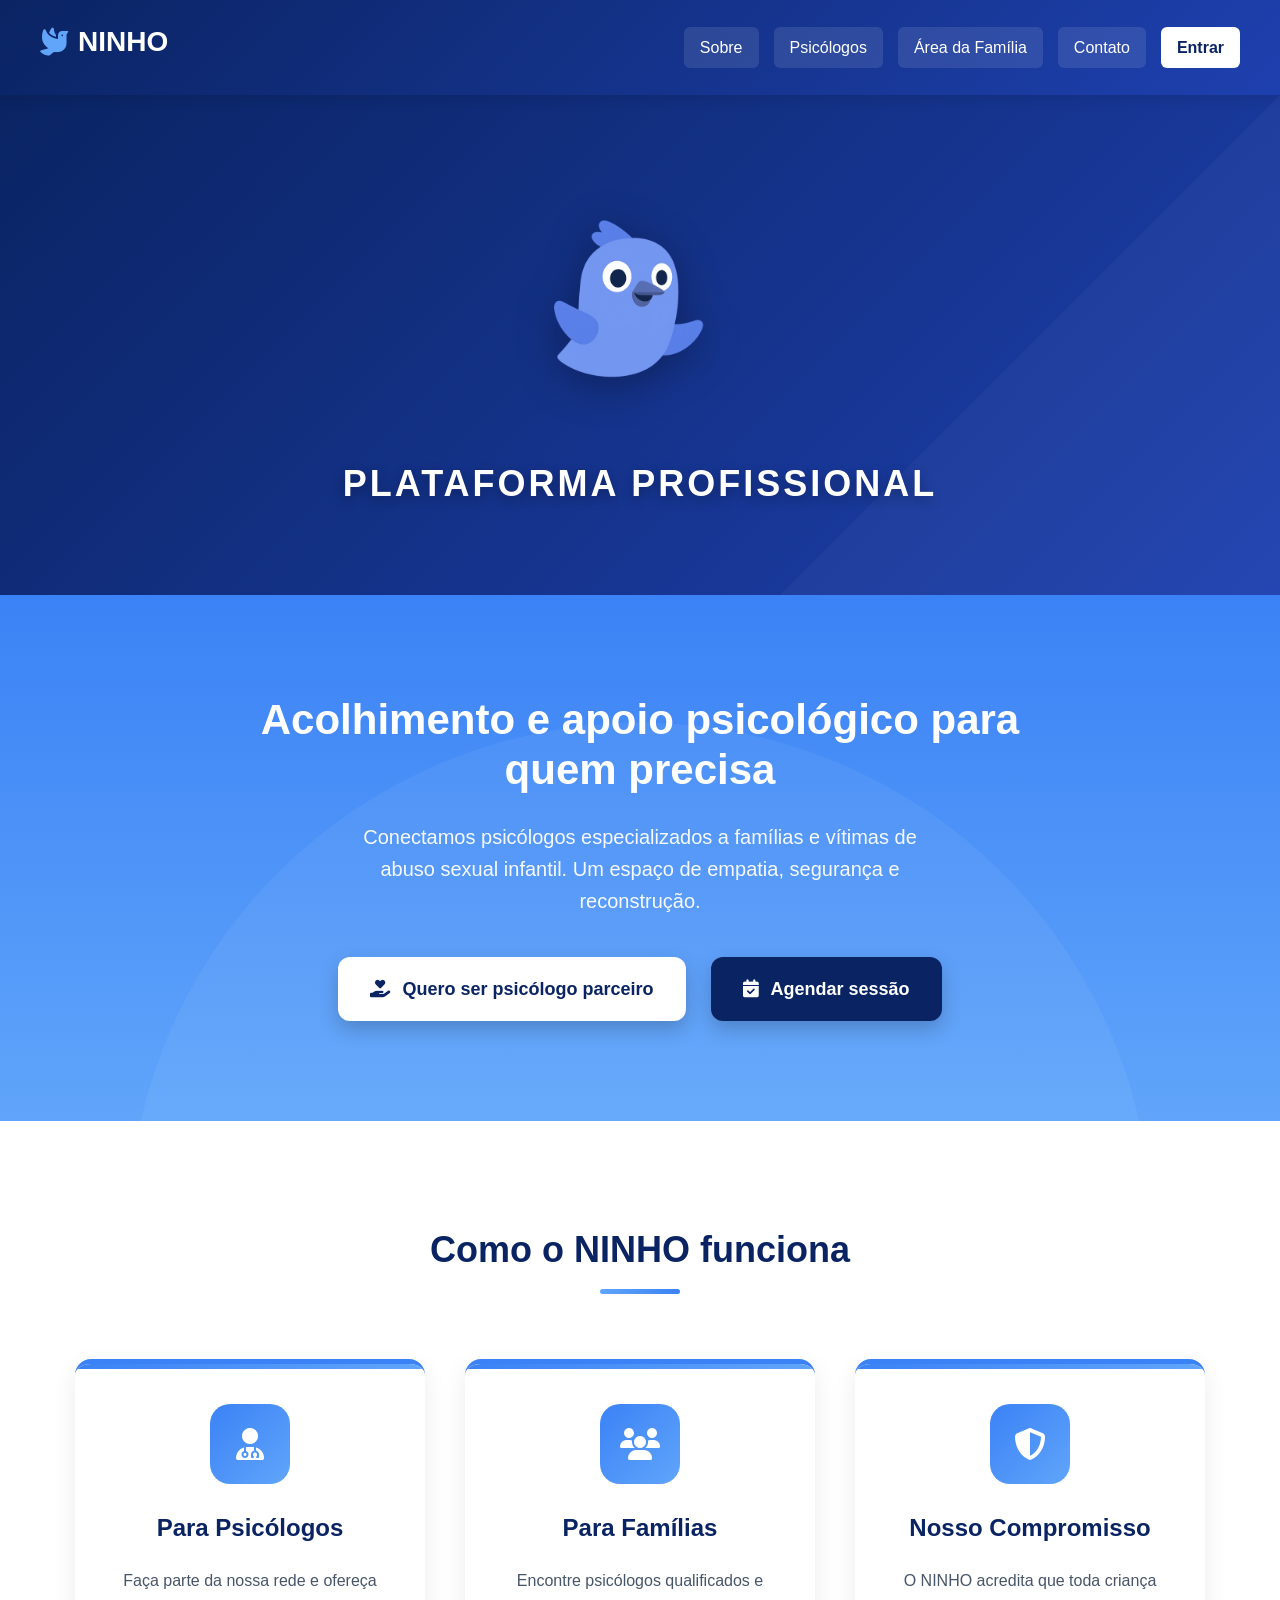
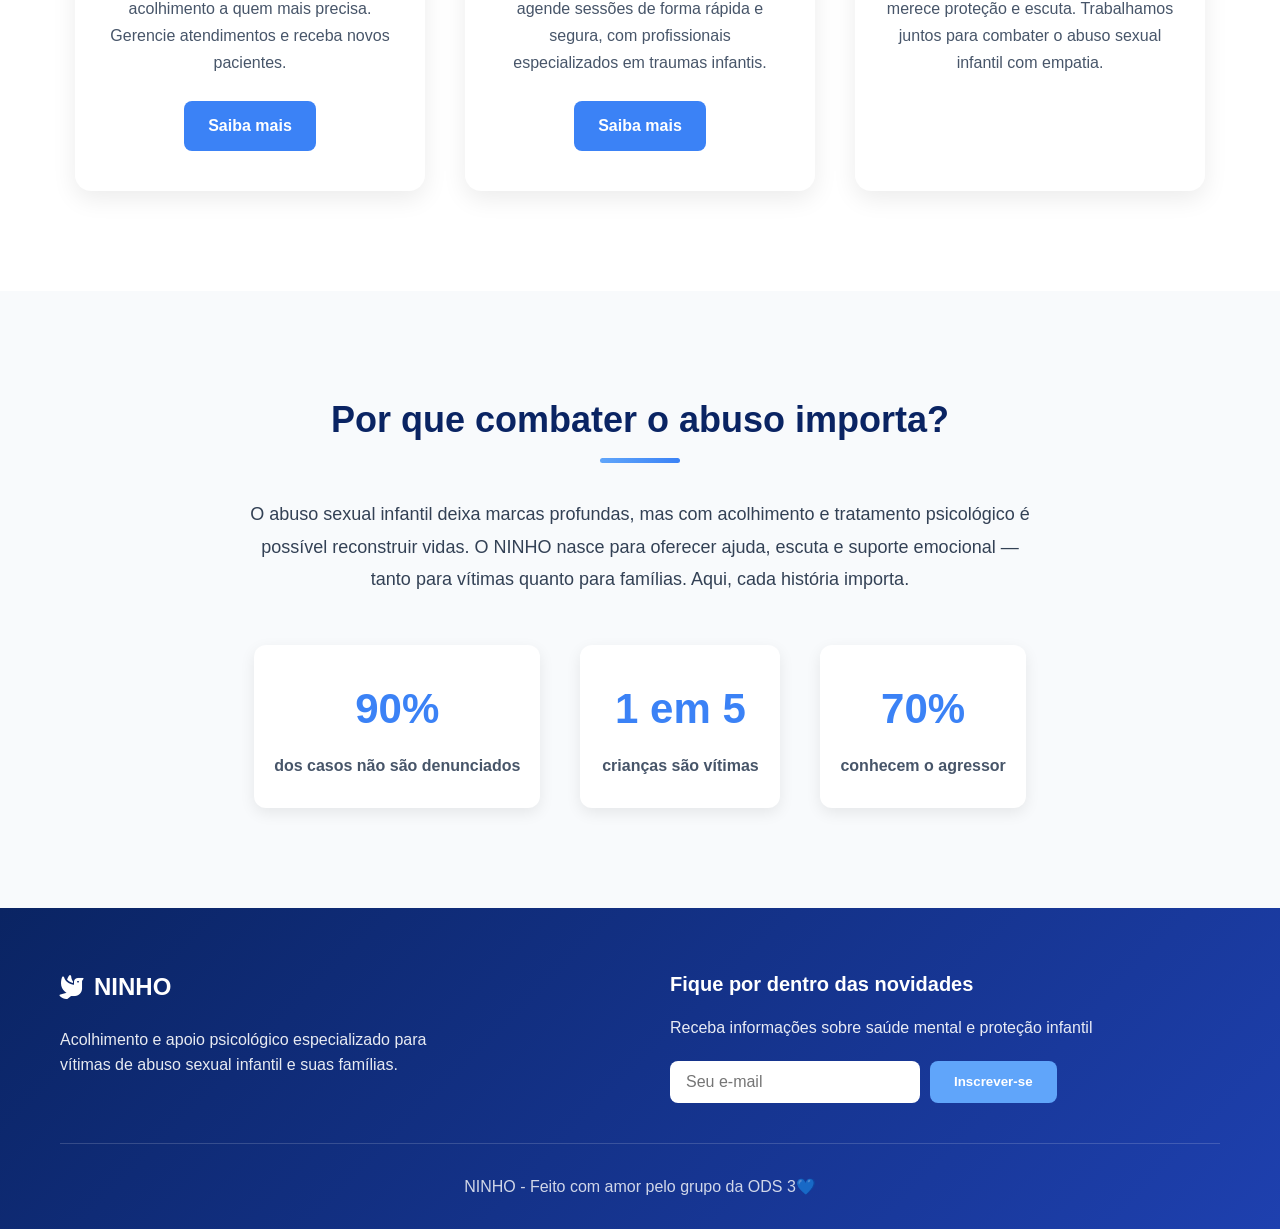
<file: index.html>
<!DOCTYPE html>
<html lang="pt-BR">
<head>
  <meta charset="UTF-8">
  <meta name="viewport" content="width=device-width, initial-scale=1.0">
  <title>NINHO | Apoio Psicológico</title>
  <link rel="stylesheet" href="style.css">
  <link rel="stylesheet" href="https://cdnjs.cloudflare.com/ajax/libs/font-awesome/6.4.0/css/all.min.css">
</head>
<body>


  <!-- CABEÇALHO -->
  <header>
    <h1><i class="fas fa-dove"></i> NINHO</h1>
    <nav>
      <a href="sobre.html">Sobre</a>
      <a href="psicologia/psicologia.html">Psicólogos</a>
      <a href="pais/pais.html">Área da Família</a>
      <a href="#">Contato</a>
      <a href="#" class="entrar" id="btn-entrar">Entrar</a>
    </nav>
  </header>


  <!-- MODAL DE LOGIN -->
  <div class="modal" id="modal-login">
    <div class="modal-content">
      <span class="close">&times;</span>
      <div class="modal-header">
        <h2>Acessar NINHO</h2>
        <p>Escolha seu tipo de acesso</p>
      </div>
      <div class="login-options">
        <div class="login-option" onclick="window.location.href='auth/login.html'">
          <div class="option-icon">
            <i class="fas fa-user-md"></i>
          </div>
          <div class="option-content">
            <h3>PSICÓLOGO</h3>
            <p>Profissionais cadastrados na plataforma</p>
          </div>
          <i class="fas fa-chevron-right arrow"></i>
        </div>
       
        <div class="login-option" onclick="window.location.href='auth/pais-login.html'">
          <div class="option-icon">
            <i class="fas fa-user-shield"></i>
          </div>
          <div class="option-content">
            <h3>RESPONSÁVEL</h3>
            <p>Famílias e responsáveis por crianças e adolescentes</p>
          </div>
          <i class="fas fa-chevron-right arrow"></i>
        </div>
      </div>
      <div class="modal-footer">
        <p>Não tem uma conta? <a href="index.html" class="link-cadastro">Cadastre-se aqui</a></p>
      </div>
    </div>
  </div>


  <!-- HERO SECTION COM IMAGEM -->
  <div class="hero-container">
    <div class="hero-image">
      <img src="img/ninho.png" alt="Ninho" class="bird">
    </div>
    <div class="speech">PLATAFORMA PROFISSIONAL</div>
  </div>


  <!-- HERO -->
  <section class="hero">
    <div class="hero-content">
      <h2>Acolhimento e apoio psicológico para quem precisa</h2>
      <p>Conectamos psicólogos especializados a famílias e vítimas de abuso sexual infantil. Um espaço de empatia, segurança e reconstrução.</p>
      <div class="buttons">
        <a href="cadastro-psicologo.html" class="btn-primary">
          <i class="fas fa-hand-holding-heart"></i>
          Quero ser psicólogo parceiro
        </a>
        <a href="agendar-sessao.html" class="btn-secondary">
          <i class="fas fa-calendar-check"></i>
          Agendar sessão
        </a>
      </div>
    </div>
  </section>


  <!-- COMO FUNCIONA -->
  <section class="section">
    <div class="container">
      <h3>Como o NINHO funciona</h3>
      <div class="cards">
        <div class="card">
          <div class="card-icon">
            <i class="fas fa-user-md"></i>
          </div>
          <h4>Para Psicólogos</h4>
          <p>Faça parte da nossa rede e ofereça acolhimento a quem mais precisa. Gerencie atendimentos e receba novos pacientes.</p>
          <a href="cadastro-psicologo.html" class="card-link">Saiba mais</a>
        </div>
        <div class="card">
          <div class="card-icon">
            <i class="fas fa-users"></i>
          </div>
          <h4>Para Famílias</h4>
          <p>Encontre psicólogos qualificados e agende sessões de forma rápida e segura, com profissionais especializados em traumas infantis.</p>
          <a href="agendar-sessao.html" class="card-link">Saiba mais</a>
        </div>
        <div class="card">
          <div class="card-icon">
            <i class="fas fa-shield-alt"></i>
          </div>
          <h4>Nosso Compromisso</h4>
          <p>O NINHO acredita que toda criança merece proteção e escuta. Trabalhamos juntos para combater o abuso sexual infantil com empatia.</p>
        </div>
      </div>
    </div>
  </section>


  <!-- CONSCIENTIZAÇÃO -->
  <section class="section texto">
    <div class="container">
      <h3>Por que combater o abuso importa?</h3>
      <p>
        O abuso sexual infantil deixa marcas profundas, mas com acolhimento e tratamento psicológico é possível reconstruir vidas.
        O NINHO nasce para oferecer ajuda, escuta e suporte emocional — tanto para vítimas quanto para famílias.
        Aqui, cada história importa.
      </p>
      <div class="stats">
        <div class="stat">
          <div class="stat-number">90%</div>
          <div class="stat-label">dos casos não são denunciados</div>
        </div>
        <div class="stat">
          <div class="stat-number">1 em 5</div>
          <div class="stat-label">crianças são vítimas</div>
        </div>
        <div class="stat">
          <div class="stat-number">70%</div>
          <div class="stat-label">conhecem o agressor</div>
        </div>
      </div>
    </div>
  </section>


  <!-- RODAPÉ -->
  <footer>
    <div class="container">
      <div class="footer-content">
        <div class="footer-info">
          <h3><i class="fas fa-dove"></i> NINHO</h3>
          <p>Acolhimento e apoio psicológico especializado para vítimas de abuso sexual infantil e suas famílias.</p>
        </div>
        <div class="footer-newsletter">
          <h3>Fique por dentro das novidades</h3>
          <p>Receba informações sobre saúde mental e proteção infantil</p>
          <div class="form">
            <input type="email" placeholder="Seu e-mail">
            <button>Inscrever-se</button>
          </div>
        </div>
      </div>
      <div class="footer-bottom">
        <p>NINHO   - Feito com amor pelo grupo da ODS 3💙</p>
      </div>
    </div>
  </footer>


  <script>
    // Modal de Login
    const modal = document.getElementById('modal-login');
    const btn = document.getElementById('btn-entrar');
    const span = document.getElementsByClassName('close')[0];


    btn.onclick = function(e) {
      e.preventDefault();
      modal.style.display = 'block';
    }


    span.onclick = function() {
      modal.style.display = 'none';
    }


    window.onclick = function(event) {
      if (event.target == modal) {
        modal.style.display = 'none';
      }
    }
  </script>


</body>
</html>
</file>
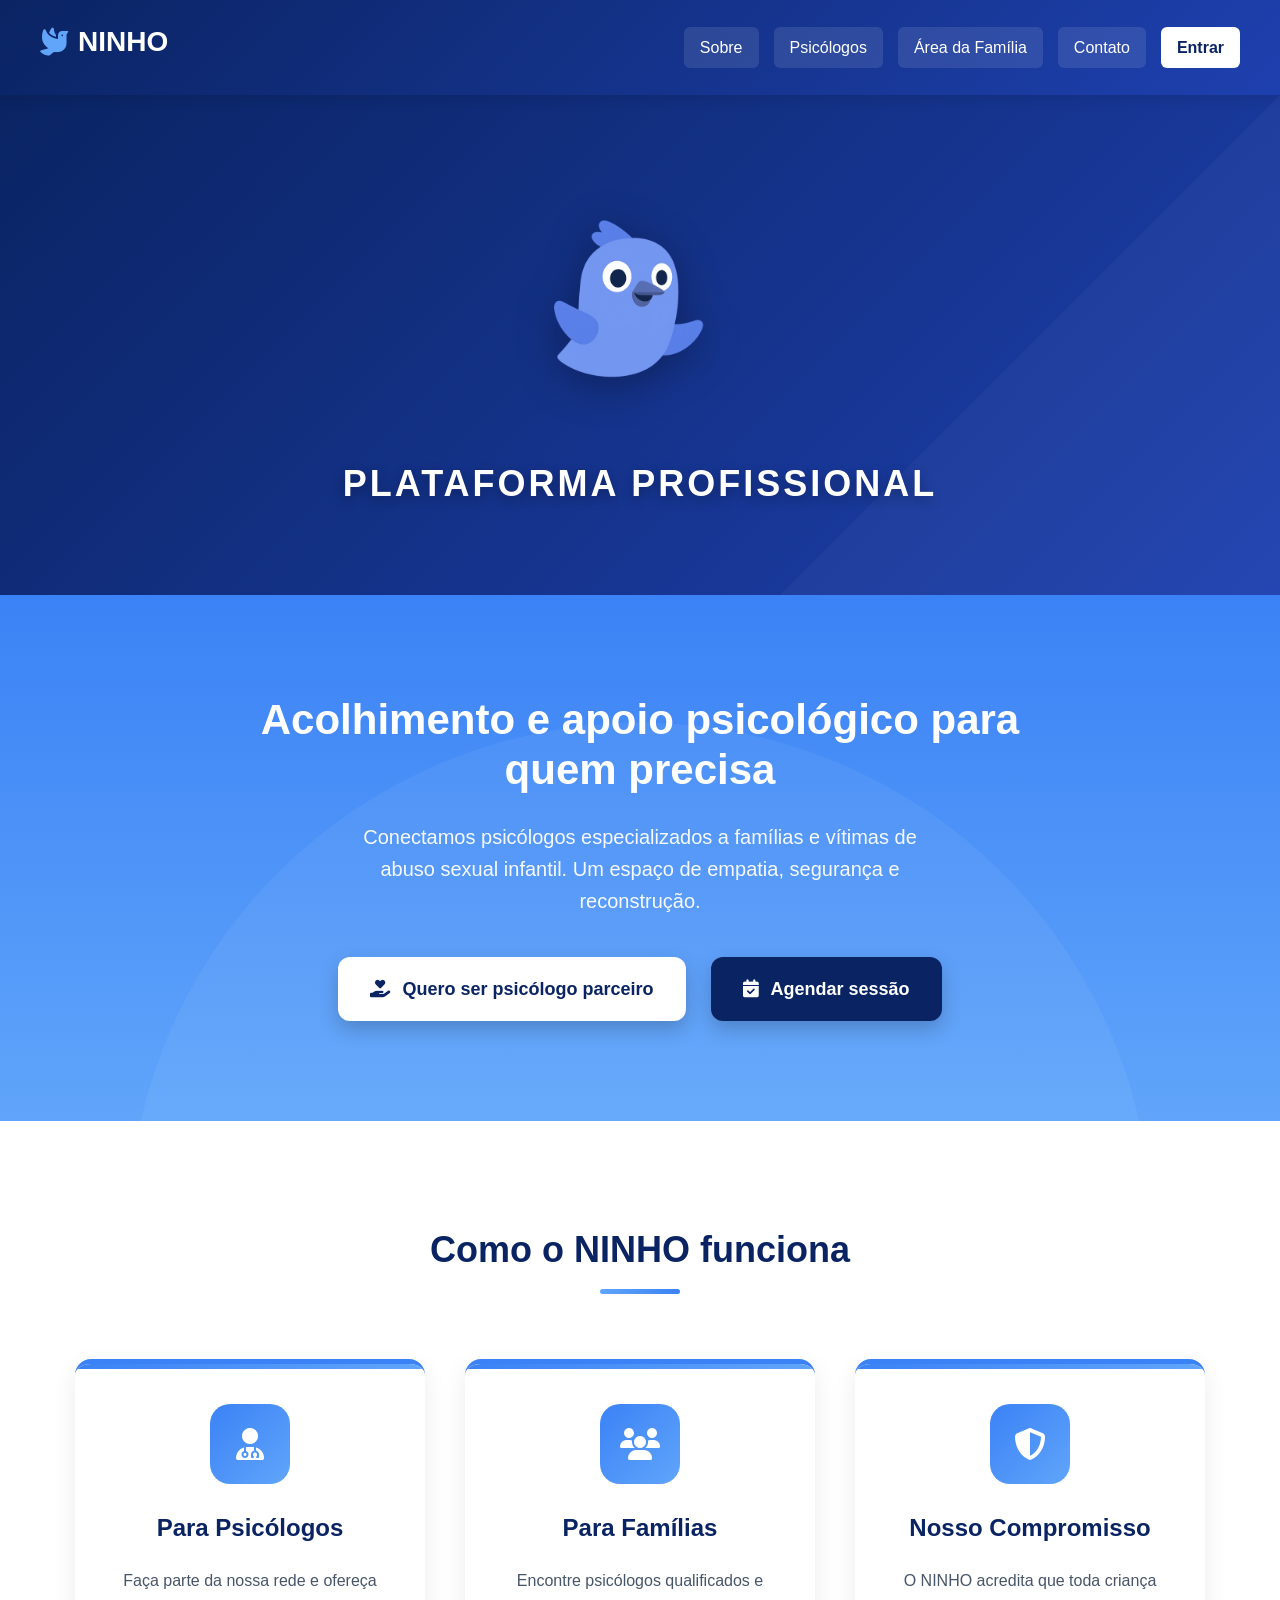
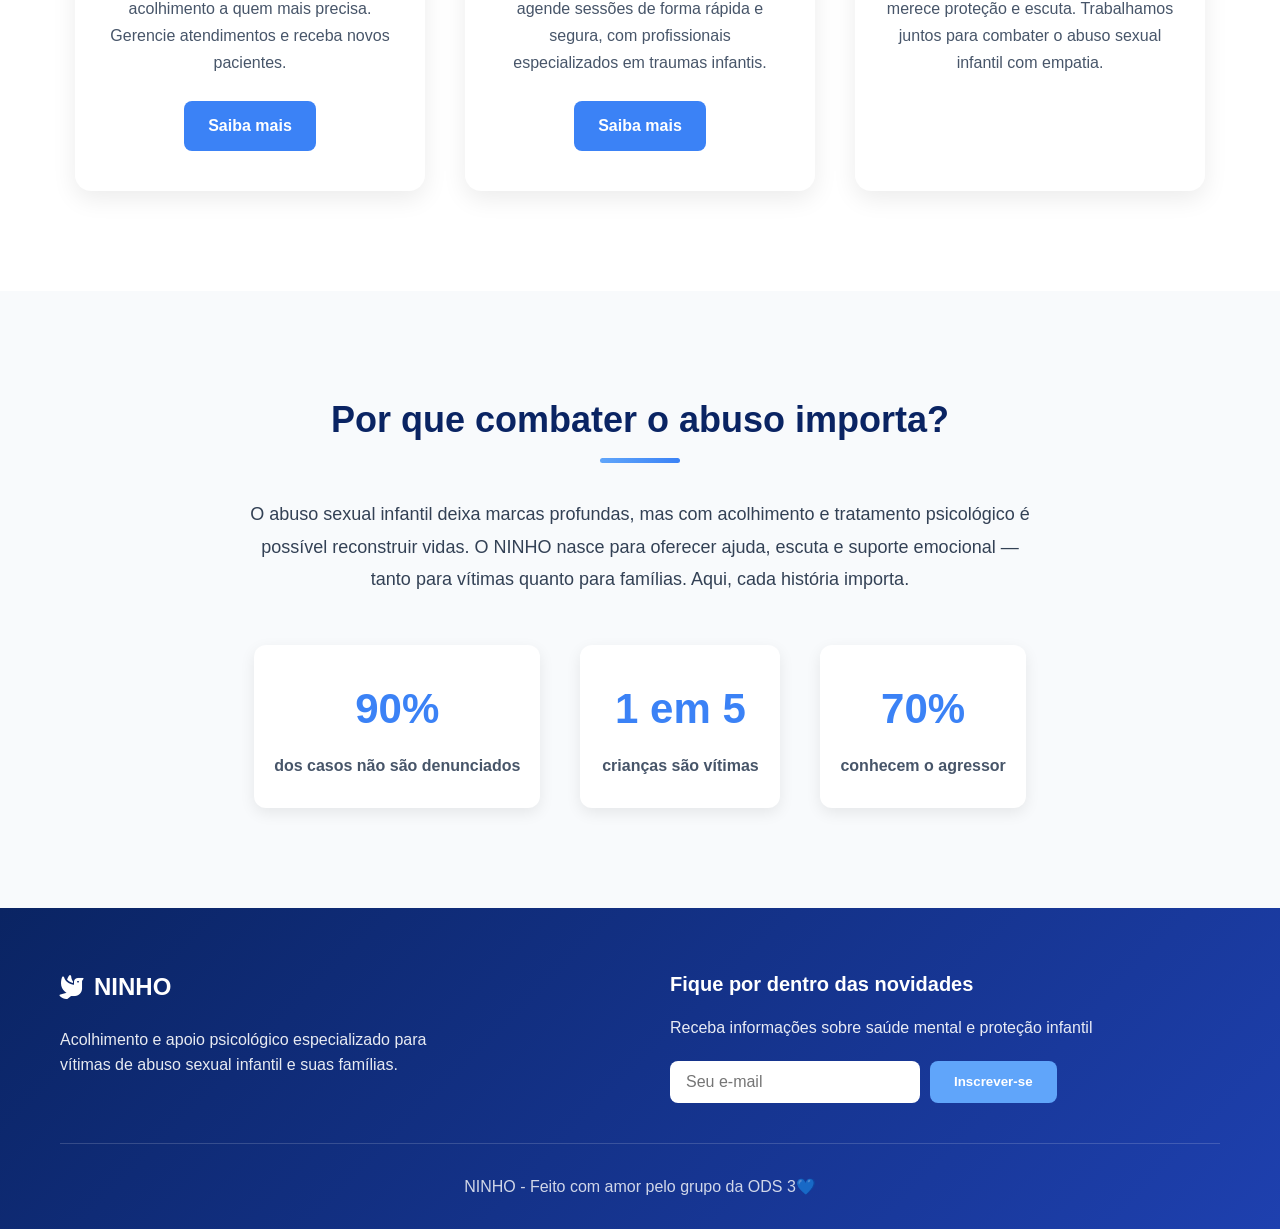
<file: introducao/index.html>
<!DOCTYPE html>
<html lang="pt-BR">
<head>
  <meta charset="UTF-8">
  <meta name="viewport" content="width=device-width, initial-scale=1.0">
  <title>NINHO | Apoio Psicológico</title>
  <link rel="stylesheet" href="style.css">
  <link rel="stylesheet" href="https://cdnjs.cloudflare.com/ajax/libs/font-awesome/6.4.0/css/all.min.css">
</head>
<body>


  <!-- CABEÇALHO -->
  <header>
    <h1><i class="fas fa-dove"></i> NINHO</h1>
    <nav>
      <a href="sobre.html">Sobre</a>
      <a href="../psicologia/psicologia.html">Psicólogos</a>
      <a href="../pais/pais.html">Área da Família</a>
      <a href="#">Contato</a>
      <a href="#" class="entrar" id="btn-entrar">Entrar</a>
    </nav>
  </header>


  <!-- MODAL DE LOGIN -->
  <div class="modal" id="modal-login">
    <div class="modal-content">
      <span class="close">&times;</span>
      <div class="modal-header">
        <h2>Acessar NINHO</h2>
        <p>Escolha seu tipo de acesso</p>
      </div>
      <div class="login-options">
        <div class="login-option" onclick="window.location.href='../auth/login.html'">
          <div class="option-icon">
            <i class="fas fa-user-md"></i>
          </div>
          <div class="option-content">
            <h3>PSICÓLOGO</h3>
            <p>Profissionais cadastrados na plataforma</p>
          </div>
          <i class="fas fa-chevron-right arrow"></i>
        </div>
       
        <div class="login-option" onclick="window.location.href='../auth/pais-login.html'">
          <div class="option-icon">
            <i class="fas fa-user-shield"></i>
          </div>
          <div class="option-content">
            <h3>RESPONSÁVEL</h3>
            <p>Famílias e responsáveis por crianças e adolescentes</p>
          </div>
          <i class="fas fa-chevron-right arrow"></i>
        </div>
      </div>
      <div class="modal-footer">
        <p>Não tem uma conta? <a href="index.html" class="link-cadastro">Cadastre-se aqui</a></p>
      </div>
    </div>
  </div>


  <!-- HERO SECTION COM IMAGEM -->
  <div class="hero-container">
    <div class="hero-image">
      <img src="../img/ninho.png" alt="Ninho" class="bird">
    </div>
    <div class="speech">PLATAFORMA PROFISSIONAL</div>
  </div>


  <!-- HERO -->
  <section class="hero">
    <div class="hero-content">
      <h2>Acolhimento e apoio psicológico para quem precisa</h2>
      <p>Conectamos psicólogos especializados a famílias e vítimas de abuso sexual infantil. Um espaço de empatia, segurança e reconstrução.</p>
      <div class="buttons">
        <a href="cadastro-psicologo.html" class="btn-primary">
          <i class="fas fa-hand-holding-heart"></i>
          Quero ser psicólogo parceiro
        </a>
        <a href="agendar-sessao.html" class="btn-secondary">
          <i class="fas fa-calendar-check"></i>
          Agendar sessão
        </a>
      </div>
    </div>
  </section>


  <!-- COMO FUNCIONA -->
  <section class="section">
    <div class="container">
      <h3>Como o NINHO funciona</h3>
      <div class="cards">
        <div class="card">
          <div class="card-icon">
            <i class="fas fa-user-md"></i>
          </div>
          <h4>Para Psicólogos</h4>
          <p>Faça parte da nossa rede e ofereça acolhimento a quem mais precisa. Gerencie atendimentos e receba novos pacientes.</p>
          <a href="cadastro-psicologo.html" class="card-link">Saiba mais</a>
        </div>
        <div class="card">
          <div class="card-icon">
            <i class="fas fa-users"></i>
          </div>
          <h4>Para Famílias</h4>
          <p>Encontre psicólogos qualificados e agende sessões de forma rápida e segura, com profissionais especializados em traumas infantis.</p>
          <a href="agendar-sessao.html" class="card-link">Saiba mais</a>
        </div>
        <div class="card">
          <div class="card-icon">
            <i class="fas fa-shield-alt"></i>
          </div>
          <h4>Nosso Compromisso</h4>
          <p>O NINHO acredita que toda criança merece proteção e escuta. Trabalhamos juntos para combater o abuso sexual infantil com empatia.</p>
        </div>
      </div>
    </div>
  </section>


  <!-- CONSCIENTIZAÇÃO -->
  <section class="section texto">
    <div class="container">
      <h3>Por que combater o abuso importa?</h3>
      <p>
        O abuso sexual infantil deixa marcas profundas, mas com acolhimento e tratamento psicológico é possível reconstruir vidas.
        O NINHO nasce para oferecer ajuda, escuta e suporte emocional — tanto para vítimas quanto para famílias.
        Aqui, cada história importa.
      </p>
      <div class="stats">
        <div class="stat">
          <div class="stat-number">90%</div>
          <div class="stat-label">dos casos não são denunciados</div>
        </div>
        <div class="stat">
          <div class="stat-number">1 em 5</div>
          <div class="stat-label">crianças são vítimas</div>
        </div>
        <div class="stat">
          <div class="stat-number">70%</div>
          <div class="stat-label">conhecem o agressor</div>
        </div>
      </div>
    </div>
  </section>


  <!-- RODAPÉ -->
  <footer>
    <div class="container">
      <div class="footer-content">
        <div class="footer-info">
          <h3><i class="fas fa-dove"></i> NINHO</h3>
          <p>Acolhimento e apoio psicológico especializado para vítimas de abuso sexual infantil e suas famílias.</p>
        </div>
        <div class="footer-newsletter">
          <h3>Fique por dentro das novidades</h3>
          <p>Receba informações sobre saúde mental e proteção infantil</p>
          <div class="form">
            <input type="email" placeholder="Seu e-mail">
            <button>Inscrever-se</button>
          </div>
        </div>
      </div>
      <div class="footer-bottom">
        <p>NINHO   - Feito com amor pelo grupo da ODS 3💙</p>
      </div>
    </div>
  </footer>


  <script>
    // Modal de Login
    const modal = document.getElementById('modal-login');
    const btn = document.getElementById('btn-entrar');
    const span = document.getElementsByClassName('close')[0];


    btn.onclick = function(e) {
      e.preventDefault();
      modal.style.display = 'block';
    }


    span.onclick = function() {
      modal.style.display = 'none';
    }


    window.onclick = function(event) {
      if (event.target == modal) {
        modal.style.display = 'none';
      }
    }
  </script>


</body>
</html>
</file>
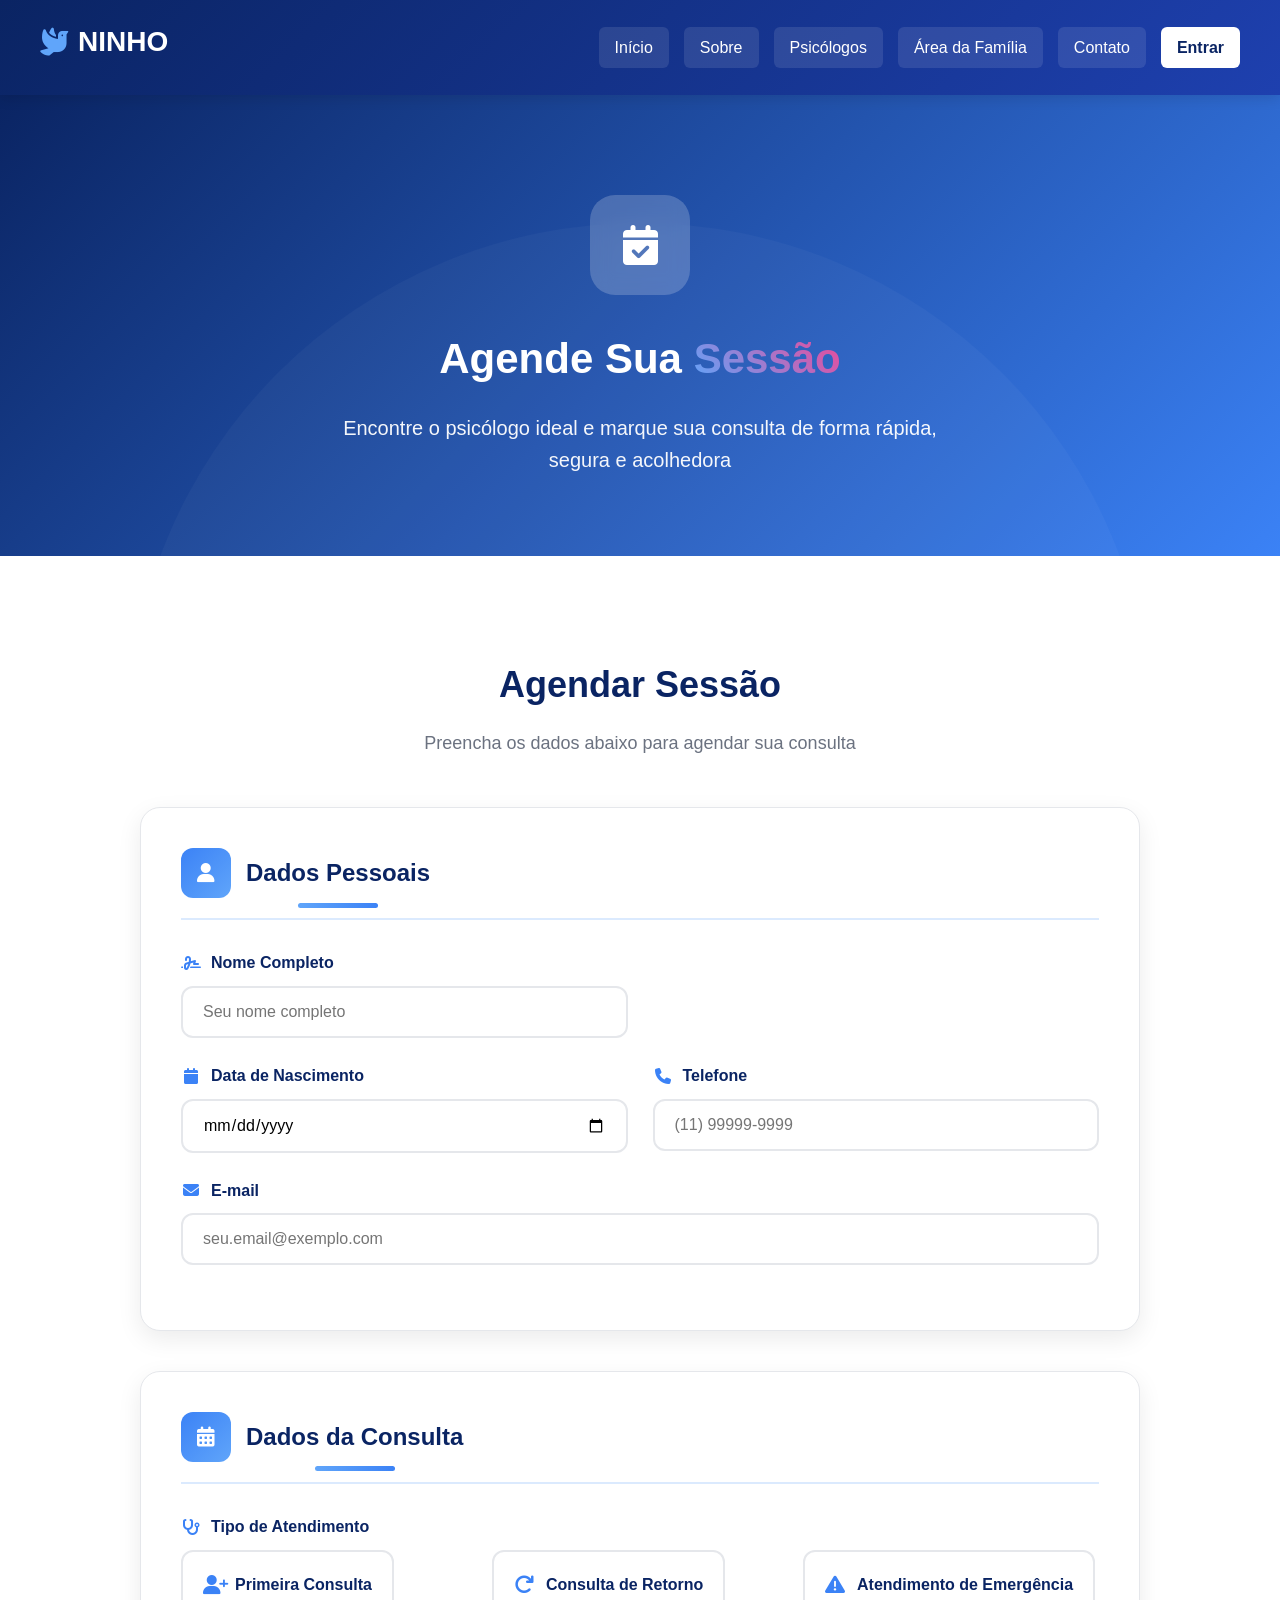
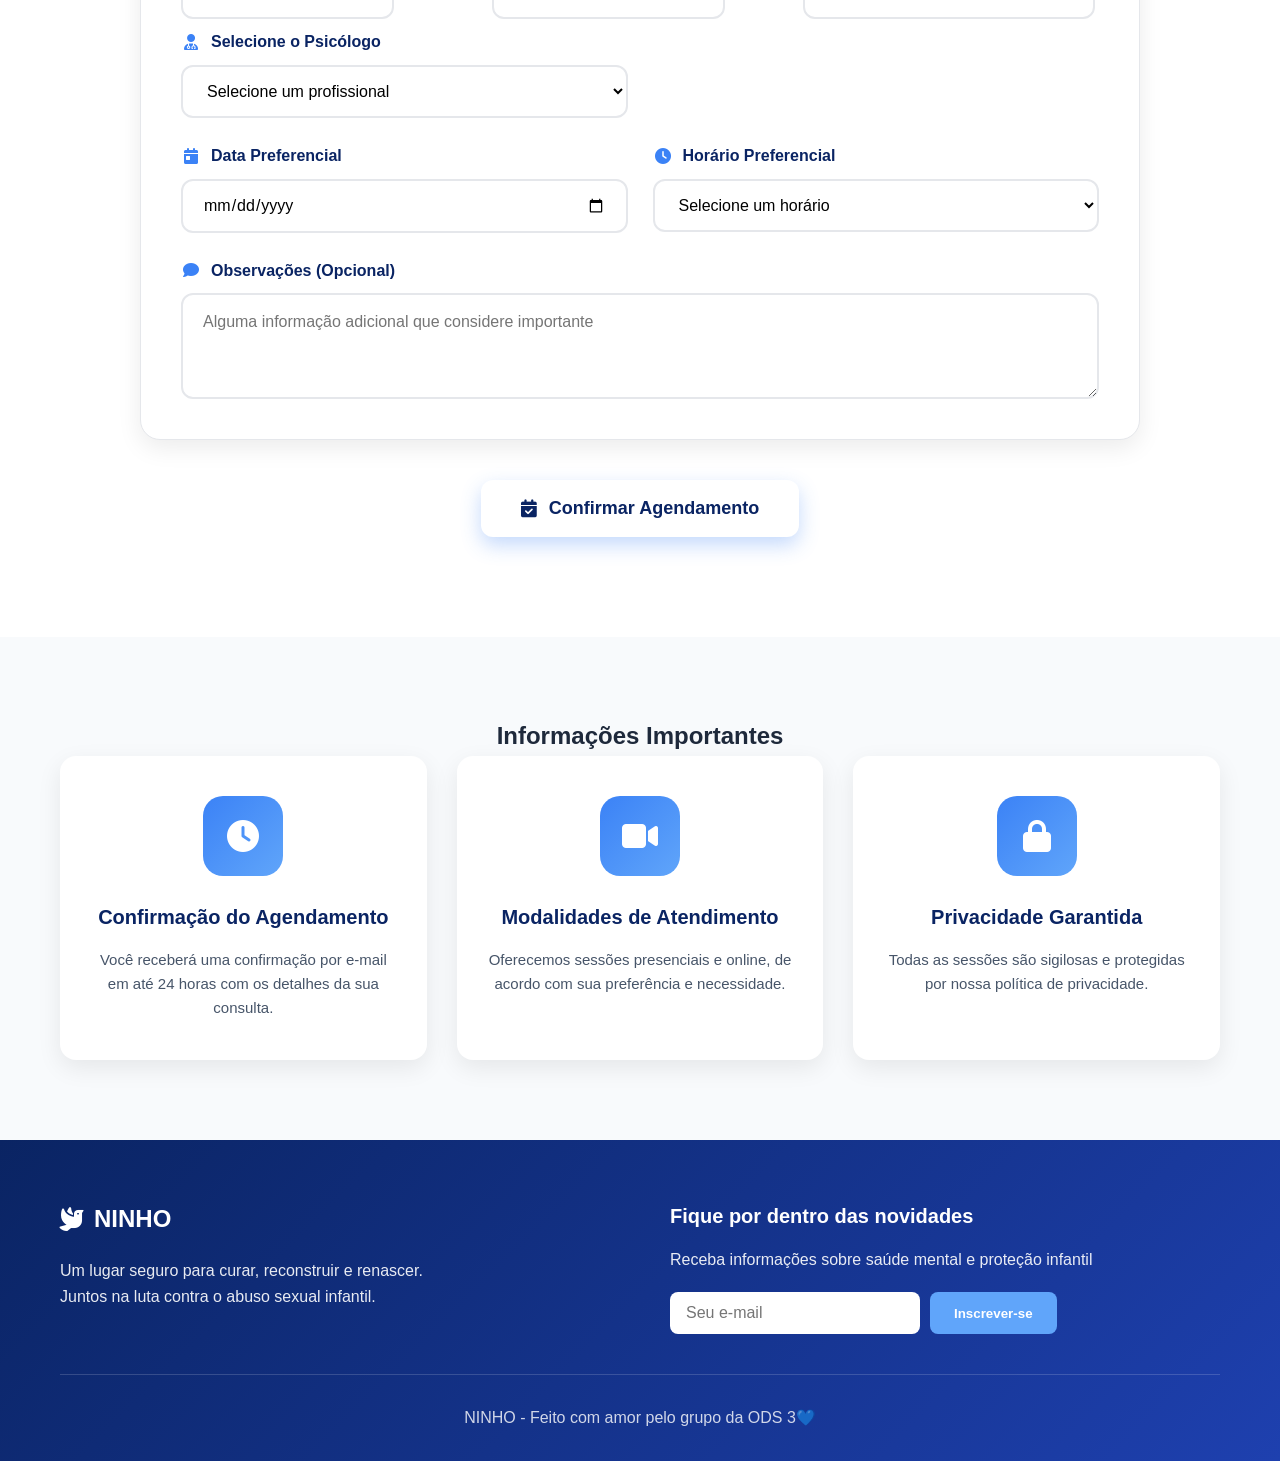
<file: agendar-sessao.html>
<!DOCTYPE html>
<html lang="pt-BR">
<head>
  <meta charset="UTF-8">
  <meta name="viewport" content="width=device-width, initial-scale=1.0">
  <title>Agendar Sessão | NINHO</title>
  <link rel="stylesheet" href="style.css">
  <link rel="stylesheet" href="https://cdnjs.cloudflare.com/ajax/libs/font-awesome/6.4.0/css/all.min.css">
</head>
<body>


  <!-- CABEÇALHO -->
  <header>
    <h1><i class="fas fa-dove"></i> NINHO</h1>
    <nav>
      <a href="index.html">Início</a>
      <a href="sobre.html">Sobre</a>
      <a href="psicologia/psicologia.html">Psicólogos</a>
      <a href="pais/pais.html">Área da Família</a>
      <a href="contato.html">Contato</a>
      <a href="auth/login.html" class="entrar">Entrar</a>
    </nav>
  </header>


  <!-- HERO AGENDAMENTO -->
  <section class="hero agendar-hero">
    <div class="hero-content">
      <div class="agendar-icon">
        <i class="fas fa-calendar-check"></i>
      </div>
      <h1>Agende Sua <span class="highlight">Sessão</span></h1>
      <p>Encontre o psicólogo ideal e marque sua consulta de forma rápida, segura e acolhedora</p>
    </div>
  </section>


  <!-- FORMULÁRIO DE AGENDAMENTO -->
  <section class="section agendar-section">
    <div class="container">
      <div class="form-header">
        <h2>Agendar Sessão</h2>
        <p>Preencha os dados abaixo para agendar sua consulta</p>
      </div>
     
      <form class="agendar-form">
        <div class="form-grid">
          <!-- Dados Pessoais -->
          <div class="form-section">
            <div class="section-header">
              <i class="fas fa-user"></i>
              <h3>Dados Pessoais</h3>
            </div>
            <div class="form-row">
              <div class="form-group">
                <label for="nome-paciente">
                  <i class="fas fa-signature"></i>
                  Nome Completo
                </label>
                <input type="text" id="nome-paciente" name="nome-paciente" required placeholder="Seu nome completo">
              </div>
            </div>
           
            <div class="form-row">
              <div class="form-group">
                <label for="nascimento-paciente">
                  <i class="fas fa-calendar"></i>
                  Data de Nascimento
                </label>
                <input type="date" id="nascimento-paciente" name="nascimento-paciente" required>
              </div>
              <div class="form-group">
                <label for="telefone-paciente">
                  <i class="fas fa-phone"></i>
                  Telefone
                </label>
                <input type="tel" id="telefone-paciente" name="telefone-paciente" required placeholder="(11) 99999-9999">
              </div>
            </div>
           
            <div class="form-row">
              <div class="form-group full-width">
                <label for="email-paciente">
                  <i class="fas fa-envelope"></i>
                  E-mail
                </label>
                <input type="email" id="email-paciente" name="email-paciente" required placeholder="seu.email@exemplo.com">
              </div>
            </div>
          </div>


          <!-- Dados da Consulta -->
          <div class="form-section">
            <div class="section-header">
              <i class="fas fa-calendar-alt"></i>
              <h3>Dados da Consulta</h3>
            </div>


            <div class="form-group full-width">
              <label for="tipo-consulta">
                <i class="fas fa-stethoscope"></i>
                Tipo de Atendimento
              </label>
              <div class="radio-group">
                <label class="radio-option">
                  <input type="radio" name="tipo-consulta" value="primeira-vez" required>
                  <span class="radio-checkmark"></span>
                  <div class="radio-content">
                    <i class="fas fa-user-plus"></i>
                    <span>Primeira Consulta</span>
                  </div>
                </label>
                <label class="radio-option">
                  <input type="radio" name="tipo-consulta" value="retorno">
                  <span class="radio-checkmark"></span>
                  <div class="radio-content">
                    <i class="fas fa-redo"></i>
                    <span>Consulta de Retorno</span>
                  </div>
                </label>
                <label class="radio-option">
                  <input type="radio" name="tipo-consulta" value="emergencia">
                  <span class="radio-checkmark"></span>
                  <div class="radio-content">
                    <i class="fas fa-exclamation-triangle"></i>
                    <span>Atendimento de Emergência</span>
                  </div>
                </label>
              </div>
            </div>


            <div class="form-row">
              <div class="form-group">
                <label for="psicologo">
                  <i class="fas fa-user-md"></i>
                  Selecione o Psicólogo
                </label>
                <select id="psicologo" name="psicologo" required>
                  <option value="">Selecione um profissional</option>
                  <option value="dra-silva">Dra. Maria Silva - Psicologia Infantil</option>
                  <option value="dr-santos">Dr. João Santos - Psicologia Clínica</option>
                  <option value="dra-oliveira">Dra. Ana Oliveira - Psicologia Escolar</option>
                  <option value="dr-costa">Dr. Pedro Costa - Psicologia Hospitalar</option>
                </select>
              </div>
            </div>


            <div class="form-row">
              <div class="form-group">
                <label for="data-consulta">
                  <i class="fas fa-calendar-day"></i>
                  Data Preferencial
                </label>
                <input type="date" id="data-consulta" name="data-consulta" required>
              </div>
              <div class="form-group">
                <label for="horario-consulta">
                  <i class="fas fa-clock"></i>
                  Horário Preferencial
                </label>
                <select id="horario-consulta" name="horario-consulta" required>
                  <option value="">Selecione um horário</option>
                  <option value="manha">Manhã (8h-12h)</option>
                  <option value="tarde">Tarde (13h-17h)</option>
                  <option value="noite">Noite (18h-21h)</option>
                </select>
              </div>
            </div>


            <div class="form-group full-width">
              <label for="observacoes">
                <i class="fas fa-comment"></i>
                Observações (Opcional)
              </label>
              <textarea id="observacoes" name="observacoes" rows="3" placeholder="Alguma informação adicional que considere importante"></textarea>
            </div>
          </div>
        </div>


        <!-- Botão -->
        <div class="form-actions">
          <button type="submit" class="btn-primary btn-large btn-submit">
            <i class="fas fa-calendar-check"></i>
            Confirmar Agendamento
          </button>
        </div>
      </form>
    </div>
  </section>


  <!-- INFORMAÇÕES IMPORTANTES -->
  <section class="section info-section">
    <div class="container">
      <h2>Informações Importantes</h2>
      <div class="info-grid">
        <div class="info-card">
          <div class="info-icon">
            <i class="fas fa-clock"></i>
          </div>
          <h4>Confirmação do Agendamento</h4>
          <p>Você receberá uma confirmação por e-mail em até 24 horas com os detalhes da sua consulta.</p>
        </div>
        <div class="info-card">
          <div class="info-icon">
            <i class="fas fa-video"></i>
          </div>
          <h4>Modalidades de Atendimento</h4>
          <p>Oferecemos sessões presenciais e online, de acordo com sua preferência e necessidade.</p>
        </div>
        <div class="info-card">
          <div class="info-icon">
            <i class="fas fa-lock"></i>
          </div>
          <h4>Privacidade Garantida</h4>
          <p>Todas as sessões são sigilosas e protegidas por nossa política de privacidade.</p>
        </div>
      </div>
    </div>
  </section>


  <!-- RODAPÉ -->
  <footer>
    <div class="container">
      <div class="footer-content">
        <div class="footer-info">
          <h3><i class="fas fa-dove"></i> NINHO</h3>
          <p>Um lugar seguro para curar, reconstruir e renascer. Juntos na luta contra o abuso sexual infantil.</p>
        </div>
        <div class="footer-newsletter">
          <h3>Fique por dentro das novidades</h3>
          <p>Receba informações sobre saúde mental e proteção infantil</p>
          <div class="form">
            <input type="email" placeholder="Seu e-mail">
            <button>Inscrever-se</button>
          </div>
        </div>
      </div>
      <div class="footer-bottom">
        <p>NINHO   - Feito com amor pelo grupo da ODS 3💙</p>
      </div>
    </div>
  </footer>


    <script src="agendar-sessao.js"></script>


</body>
</html>
</file>
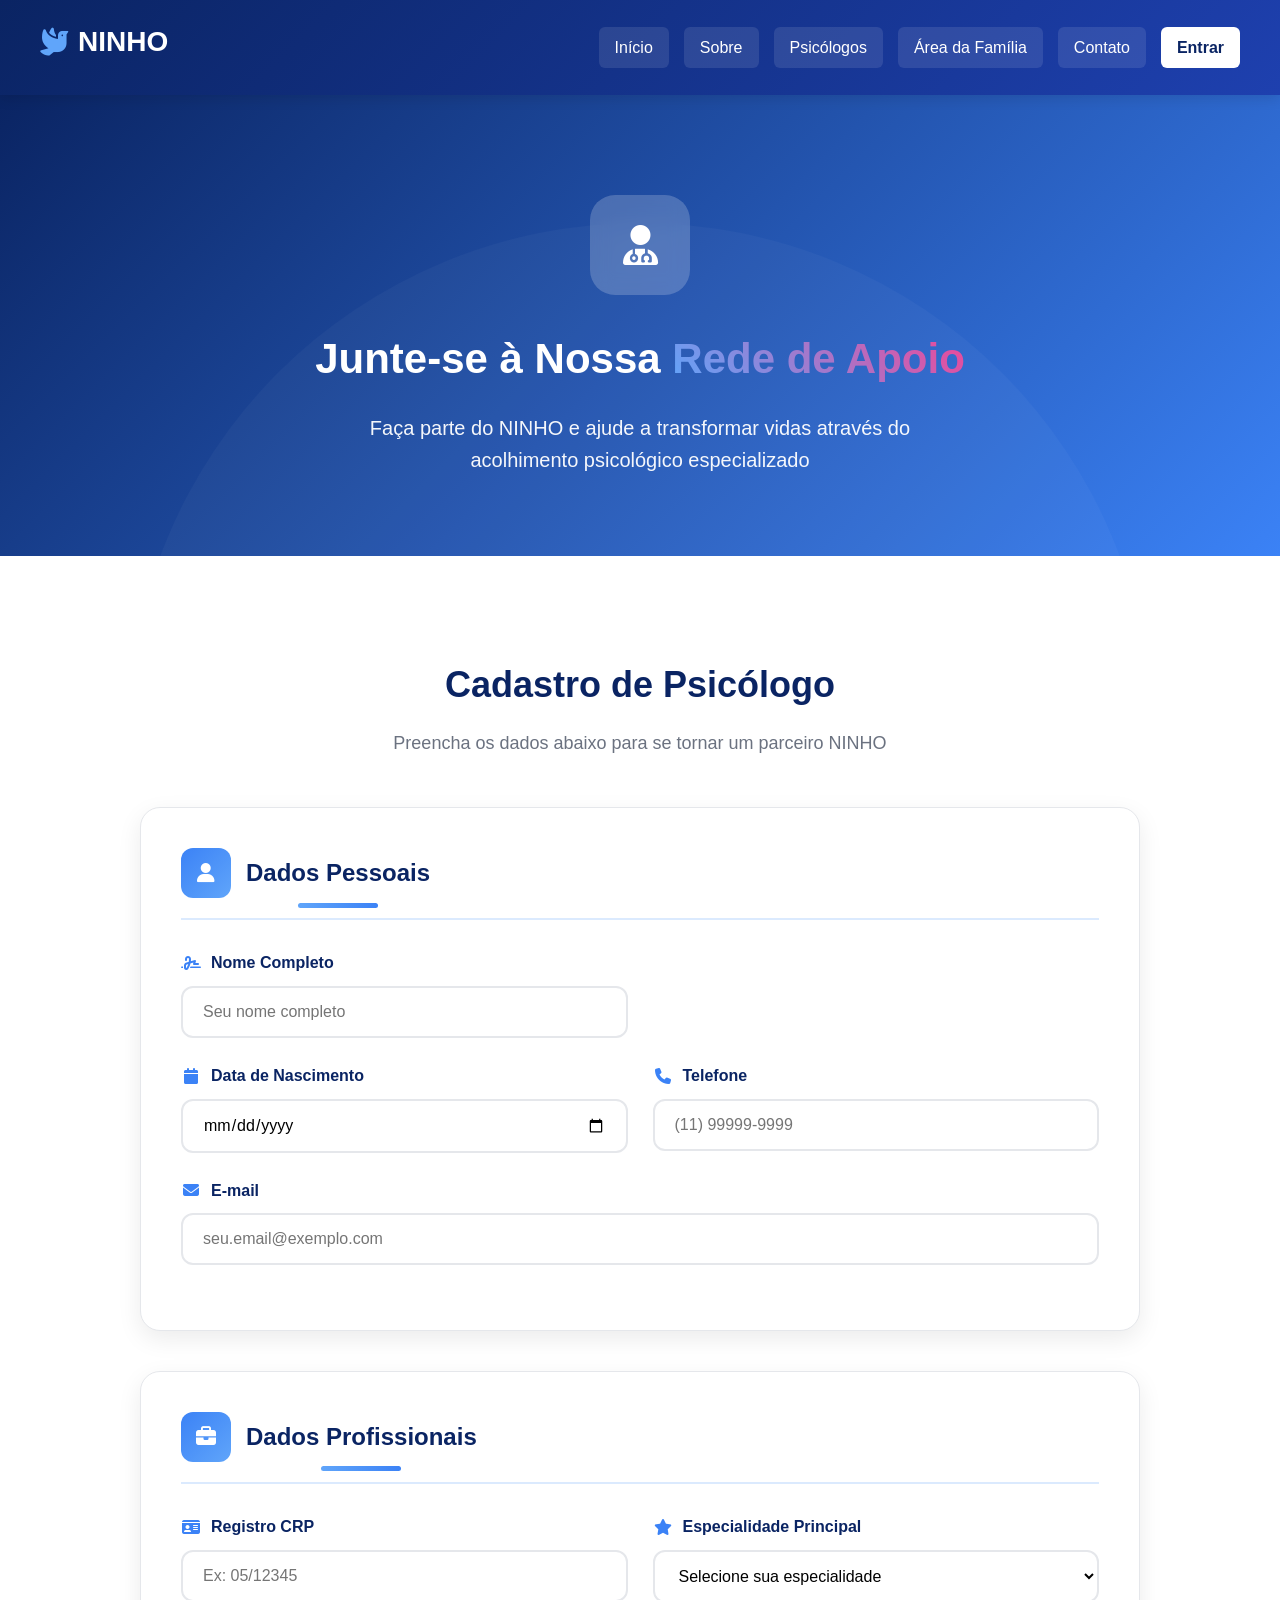
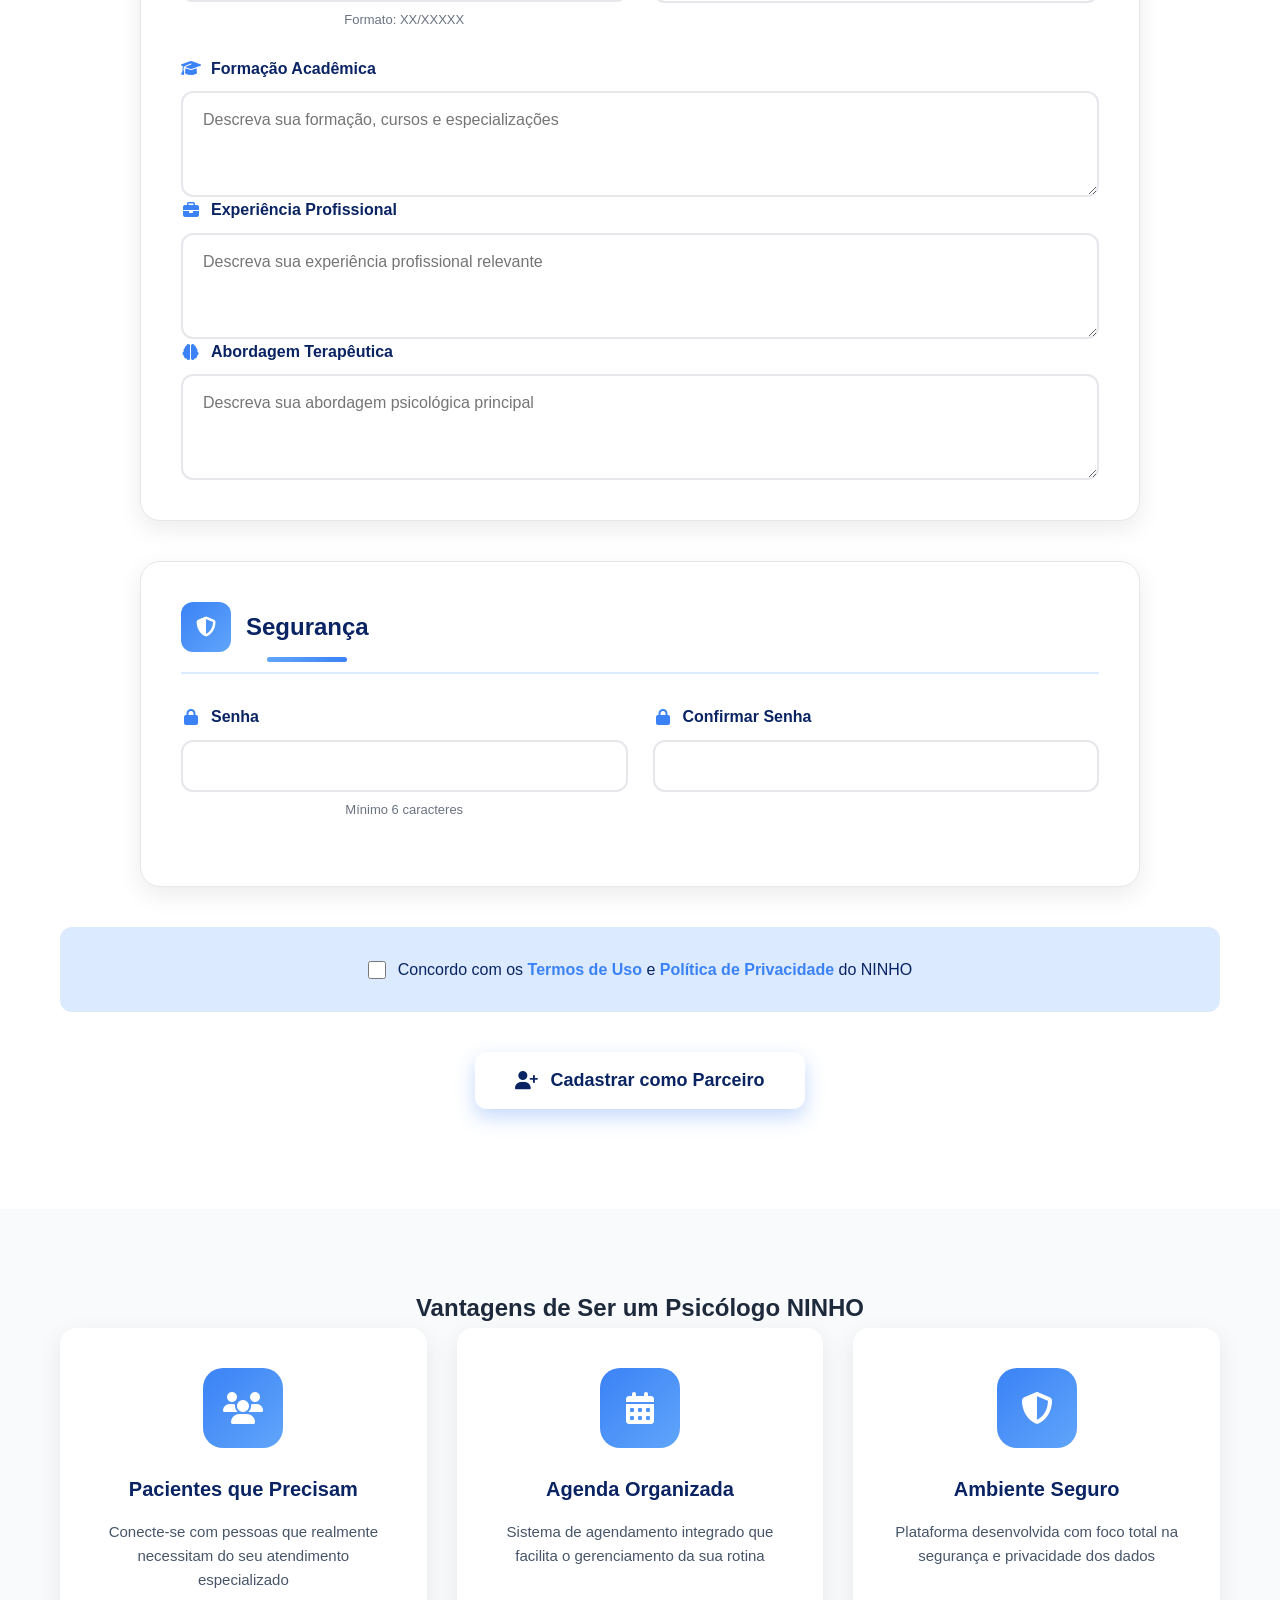
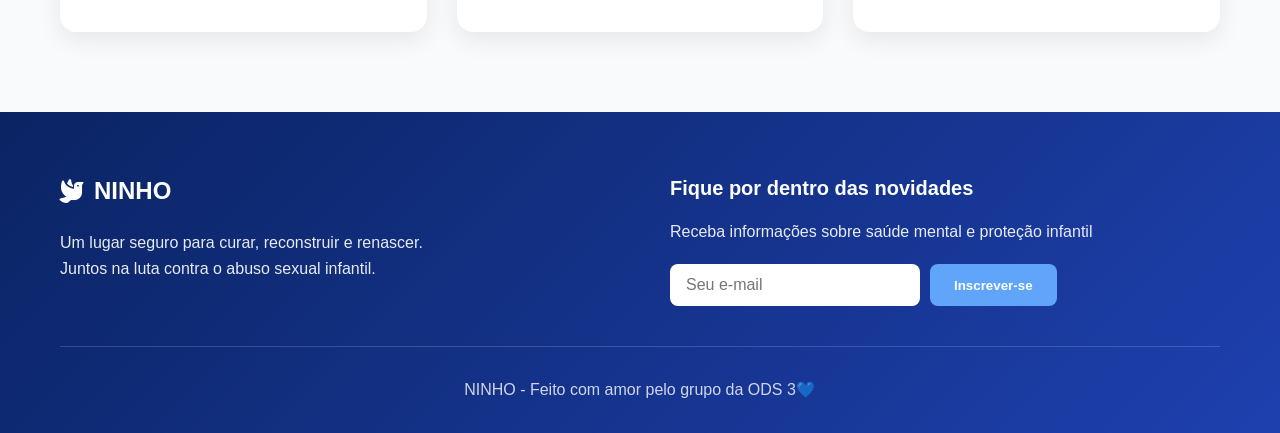
<file: cadastro-psicologo.html>
<!DOCTYPE html>
<html lang="pt-BR">
<head>
  <meta charset="UTF-8">
  <meta name="viewport" content="width=device-width, initial-scale=1.0">
  <title>Cadastro de Psicólogo | NINHO</title>
  <link rel="stylesheet" href="style.css">
  <link rel="stylesheet" href="https://cdnjs.cloudflare.com/ajax/libs/font-awesome/6.4.0/css/all.min.css">
</head>
<body>


  <!-- CABEÇALHO -->
  <header>
    <h1><i class="fas fa-dove"></i> NINHO</h1>
    <nav>
      <a href="index.html">Início</a>
      <a href="sobre.html">Sobre</a>
      <a href="psicologia/psicologia.html">Psicólogos</a>
      <a href="pais/pais.html">Área da Família</a>
      <a href="contato.html">Contato</a>
      <a href="auth/login.html" class="entrar">Entrar</a>
    </nav>
  </header>


  <!-- HERO CADASTRO -->
  <section class="hero cadastro-hero">
    <div class="hero-content">
      <div class="cadastro-icon">
        <i class="fas fa-user-md"></i>
      </div>
      <h1>Junte-se à Nossa <span class="highlight">Rede de Apoio</span></h1>
      <p>Faça parte do NINHO e ajude a transformar vidas através do acolhimento psicológico especializado</p>
    </div>
  </section>


  <!-- FORMULÁRIO DE CADASTRO -->
  <section class="section cadastro-section">
    <div class="container">
      <div class="form-header">
        <h2>Cadastro de Psicólogo</h2>
        <p>Preencha os dados abaixo para se tornar um parceiro NINHO</p>
      </div>
     
      <form class="cadastro-form">
        <div class="form-grid">
          <!-- Dados Pessoais -->
          <div class="form-section">
            <div class="section-header">
              <i class="fas fa-user"></i>
              <h3>Dados Pessoais</h3>
            </div>
            <div class="form-row">
              <div class="form-group">
                <label for="nome">
                  <i class="fas fa-signature"></i>
                  Nome Completo
                </label>
                <input type="text" id="nome" name="nome" required placeholder="Seu nome completo">
              </div>
            </div>
           
            <div class="form-row">
              <div class="form-group">
                <label for="nascimento">
                  <i class="fas fa-calendar"></i>
                  Data de Nascimento
                </label>
                <input type="date" id="nascimento" name="nascimento" required>
              </div>
              <div class="form-group">
                <label for="telefone">
                  <i class="fas fa-phone"></i>
                  Telefone
                </label>
                <input type="tel" id="telefone" name="telefone" required placeholder="(11) 99999-9999">
              </div>
            </div>
           
            <div class="form-row">
              <div class="form-group full-width">
                <label for="email">
                  <i class="fas fa-envelope"></i>
                  E-mail
                </label>
                <input type="email" id="email" name="email" required placeholder="seu.email@exemplo.com">
              </div>
            </div>
          </div>


          <!-- Dados Profissionais -->
          <div class="form-section">
            <div class="section-header">
              <i class="fas fa-briefcase"></i>
              <h3>Dados Profissionais</h3>
            </div>
            <div class="form-row">
              <div class="form-group">
                <label for="crp">
                  <i class="fas fa-id-card"></i>
                  Registro CRP
                </label>
                <input type="text" id="crp" name="crp" required placeholder="Ex: 05/12345">
                <small>Formato: XX/XXXXX</small>
              </div>
              <div class="form-group">
                <label for="especialidade">
                  <i class="fas fa-star"></i>
                  Especialidade Principal
                </label>
                <select id="especialidade" name="especialidade" required>
                  <option value="">Selecione sua especialidade</option>
                  <option value="infantil">Psicologia Infantil</option>
                  <option value="clinica">Psicologia Clínica</option>
                  <option value="escolar">Psicologia Escolar</option>
                  <option value="hospitalar">Psicologia Hospitalar</option>
                  <option value="forense">Psicologia Forense</option>
                  <option value="outra">Outra</option>
                </select>
              </div>
            </div>


            <div class="form-group full-width">
              <label for="formacao">
                <i class="fas fa-graduation-cap"></i>
                Formação Acadêmica
              </label>
              <textarea id="formacao" name="formacao" rows="3" placeholder="Descreva sua formação, cursos e especializações"></textarea>
            </div>


            <div class="form-group full-width">
              <label for="experiencia">
                <i class="fas fa-briefcase"></i>
                Experiência Profissional
              </label>
              <textarea id="experiencia" name="experiencia" rows="3" placeholder="Descreva sua experiência profissional relevante"></textarea>
            </div>


            <div class="form-group full-width">
              <label for="abordagem">
                <i class="fas fa-brain"></i>
                Abordagem Terapêutica
              </label>
              <textarea id="abordagem" name="abordagem" rows="3" placeholder="Descreva sua abordagem psicológica principal"></textarea>
            </div>
          </div>


          <!-- Segurança -->
          <div class="form-section">
            <div class="section-header">
              <i class="fas fa-shield-alt"></i>
              <h3>Segurança</h3>
            </div>
            <div class="form-row">
              <div class="form-group">
                <label for="senha">
                  <i class="fas fa-lock"></i>
                  Senha
                </label>
                <input type="password" id="senha" name="senha" required>
                <small>Mínimo 6 caracteres</small>
              </div>
              <div class="form-group">
                <label for="confirmar-senha">
                  <i class="fas fa-lock"></i>
                  Confirmar Senha
                </label>
                <input type="password" id="confirmar-senha" name="confirmar-senha" required>
              </div>
            </div>
          </div>
        </div>


        <!-- Termos -->
        <div class="termos-section">
          <div class="checkbox-group">
            <input type="checkbox" id="termos" name="termos" required>
            <label for="termos">
              Concordo com os <a href="#" class="link-termos">Termos de Uso</a> e <a href="#" class="link-termos">Política de Privacidade</a> do NINHO
            </label>
          </div>
        </div>


        <!-- Botão -->
        <div class="form-actions">
          <button type="submit" class="btn-primary btn-large btn-submit">
            <i class="fas fa-user-plus"></i>
            Cadastrar como Parceiro
          </button>
        </div>
      </form>
    </div>
  </section>


  <!-- BENEFÍCIOS -->
  <section class="section beneficios-section">
    <div class="container">
      <h2>Vantagens de Ser um Psicólogo NINHO</h2>
      <div class="beneficios-grid">
        <div class="beneficio-card">
          <div class="beneficio-icon">
            <i class="fas fa-users"></i>
          </div>
          <h4>Pacientes que Precisam</h4>
          <p>Conecte-se com pessoas que realmente necessitam do seu atendimento especializado</p>
        </div>
        <div class="beneficio-card">
          <div class="beneficio-icon">
            <i class="fas fa-calendar-alt"></i>
          </div>
          <h4>Agenda Organizada</h4>
          <p>Sistema de agendamento integrado que facilita o gerenciamento da sua rotina</p>
        </div>
        <div class="beneficio-card">
          <div class="beneficio-icon">
            <i class="fas fa-shield-alt"></i>
          </div>
          <h4>Ambiente Seguro</h4>
          <p>Plataforma desenvolvida com foco total na segurança e privacidade dos dados</p>
        </div>
  </section>


  <!-- RODAPÉ -->
  <footer>
    <div class="container">
      <div class="footer-content">
        <div class="footer-info">
          <h3><i class="fas fa-dove"></i> NINHO</h3>
          <p>Um lugar seguro para curar, reconstruir e renascer. Juntos na luta contra o abuso sexual infantil.</p>
        </div>
        <div class="footer-newsletter">
          <h3>Fique por dentro das novidades</h3>
          <p>Receba informações sobre saúde mental e proteção infantil</p>
          <div class="form">
            <input type="email" placeholder="Seu e-mail">
            <button>Inscrever-se</button>
          </div>
        </div>
      </div>
      <div class="footer-bottom">
        <p>NINHO   - Feito com amor pelo grupo da ODS 3💙</p>
      </div>
    </div>
  </footer>


    <script src="cadastro-psicologo.js"></script>


</body>
</html>
</file>
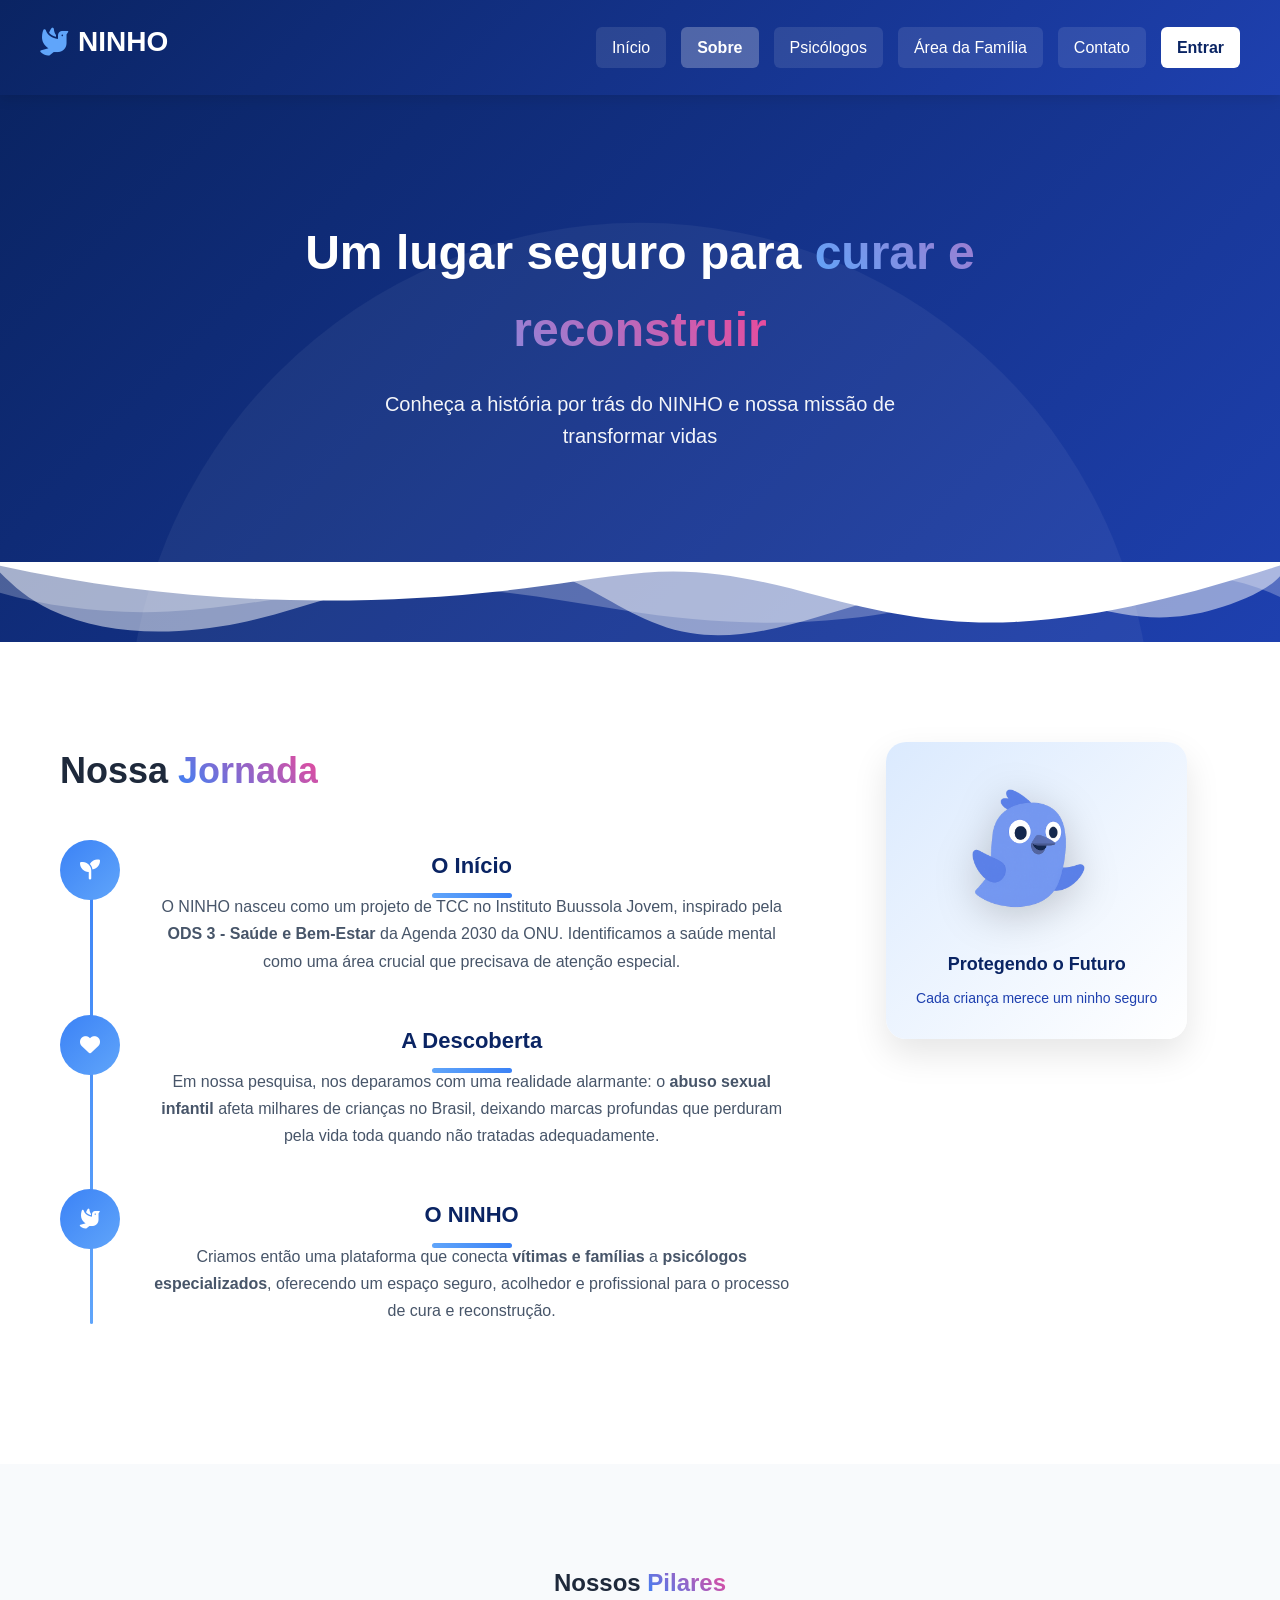
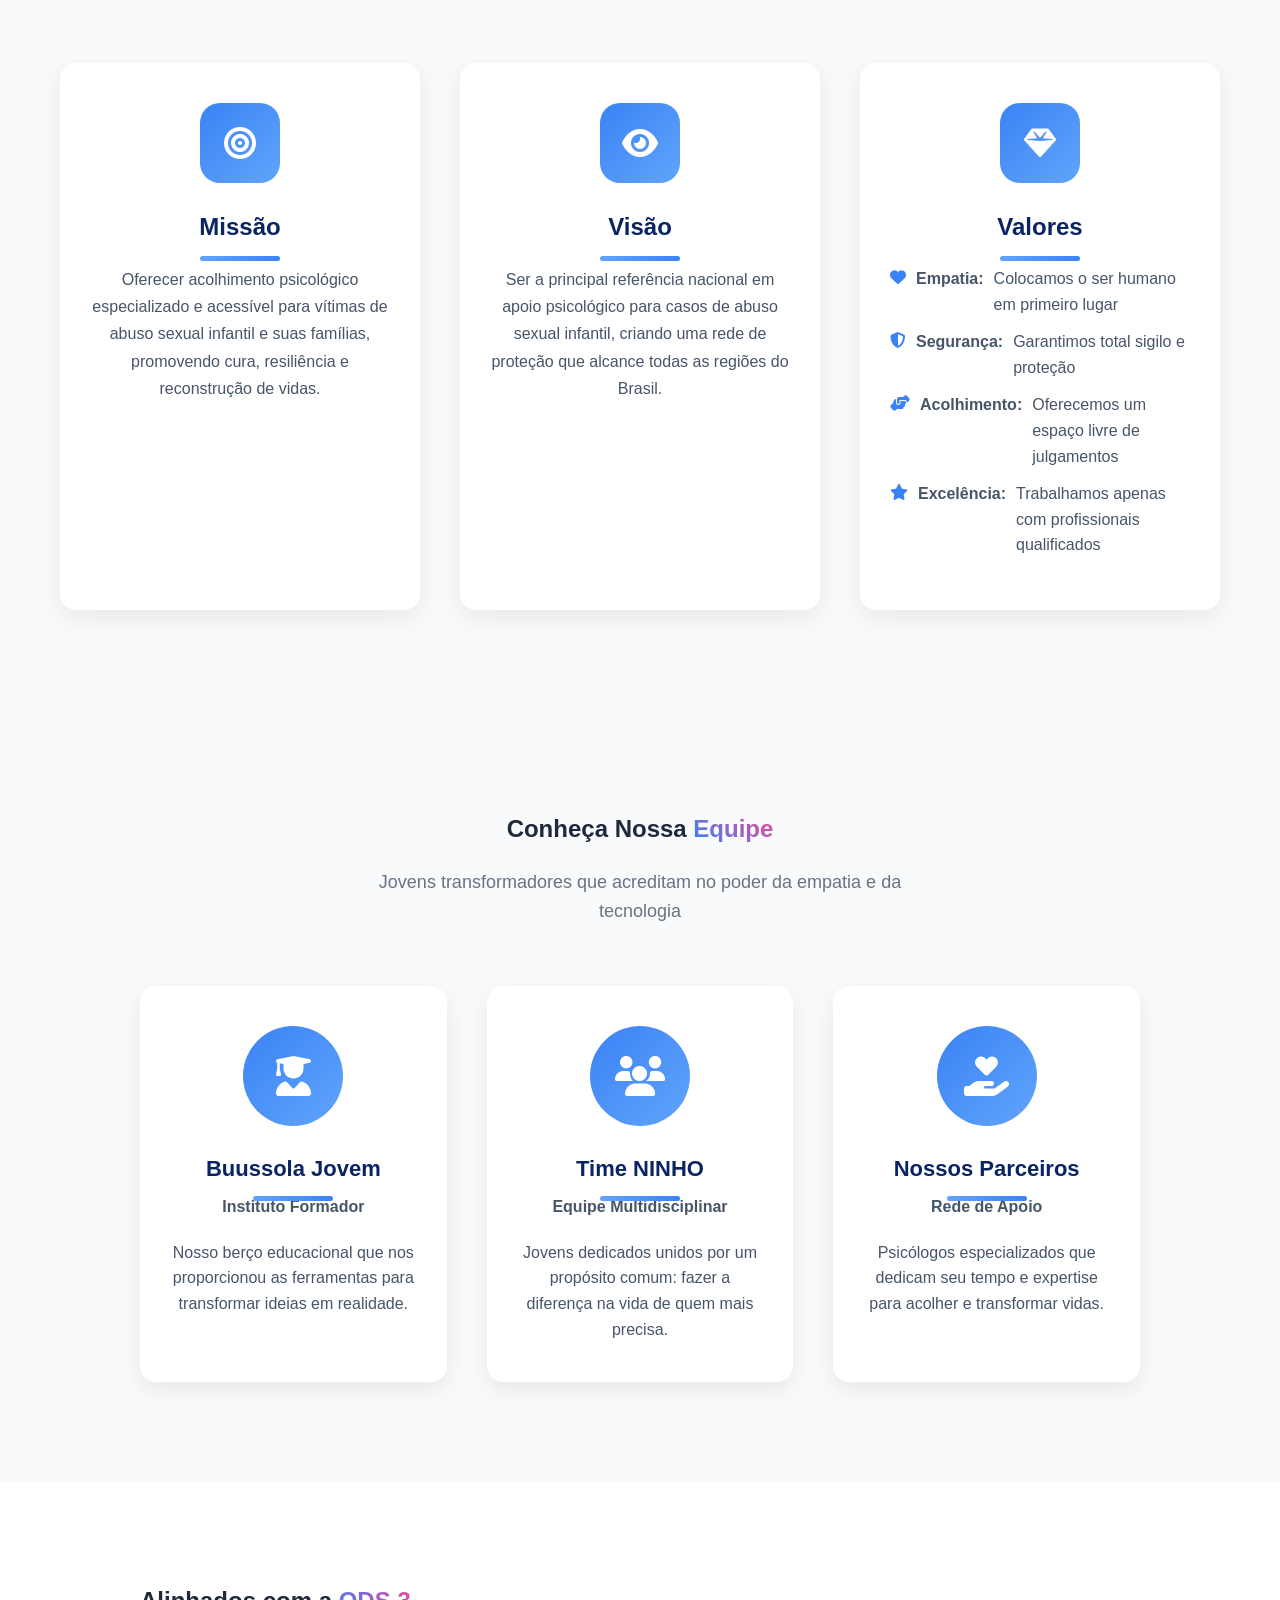
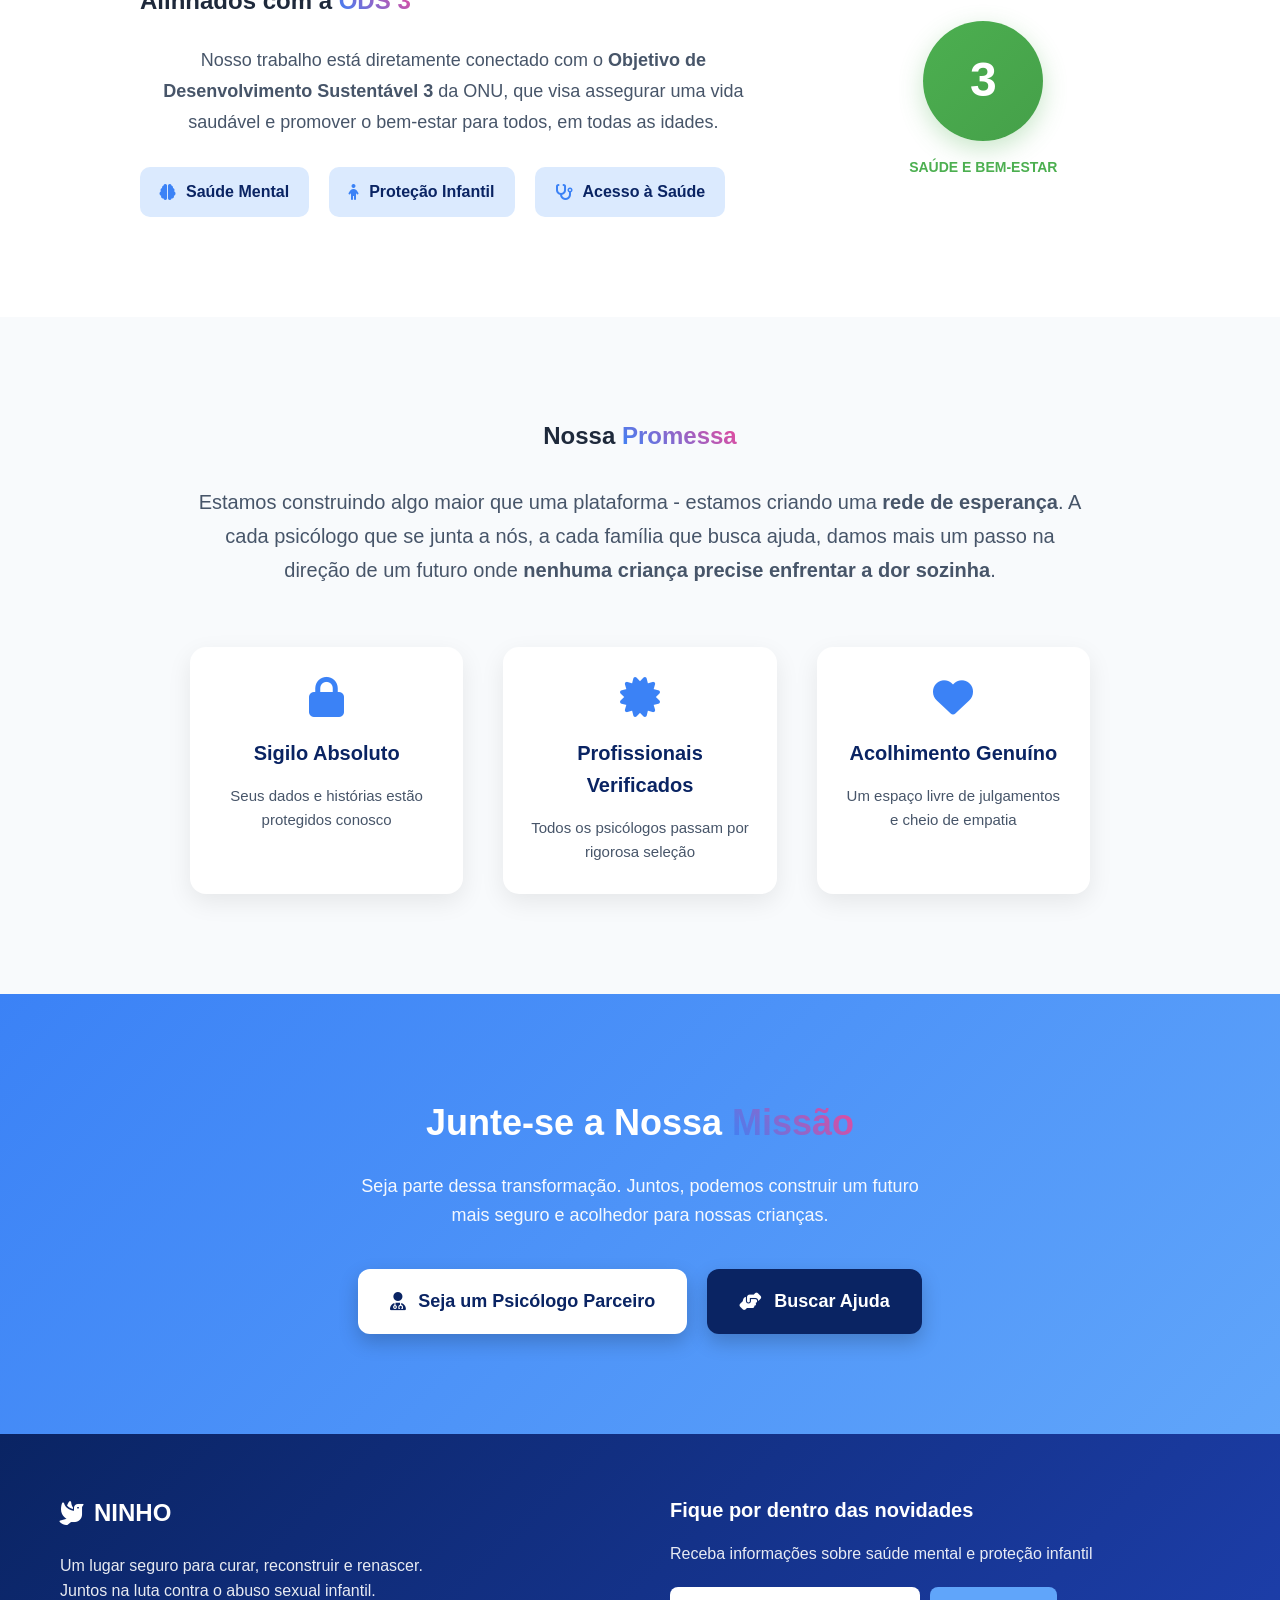
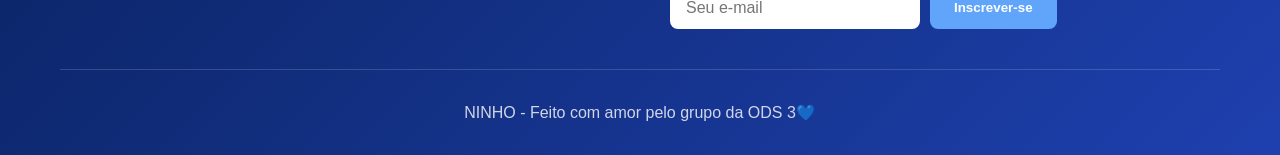
<file: sobre.html>
<!DOCTYPE html>
<html lang="pt-BR">
<head>
  <meta charset="UTF-8">
  <meta name="viewport" content="width=device-width, initial-scale=1.0">
  <title>Sobre o NINHO | Apoio Psicológico</title>
  <link rel="stylesheet" href="style.css">
  <link rel="stylesheet" href="https://cdnjs.cloudflare.com/ajax/libs/font-awesome/6.4.0/css/all.min.css">
</head>
<body>


  <!-- CABEÇALHO -->
  <header>
    <h1><i class="fas fa-dove"></i> NINHO</h1>
    <nav>
      <a href="index.html">Início</a>
      <a href="sobre.html" class="active">Sobre</a>
      <a href="psicologia/psicologia.html">Psicólogos</a>
      <a href="pais/pais.html">Área da Família</a>
      <a href="contato.html">Contato</a>
      <a href="#" class="entrar" id="btn-entrar">Entrar</a>
    </nav>
  </header>


    <!-- MODAL DE LOGIN -->
  <div class="modal" id="modal-login">
    <div class="modal-content">
      <span class="close">&times;</span>
      <div class="modal-header">
        <h2>Acessar NINHO</h2>
        <p>Escolha seu tipo de acesso</p>
      </div>
      <div class="login-options">
        <div class="login-option" onclick="window.location.href='auth/login.html'">
          <div class="option-icon">
            <i class="fas fa-user-md"></i>
          </div>
          <div class="option-content">
            <h3>PSICÓLOGO</h3>
            <p>Profissionais cadastrados na plataforma</p>
          </div>
          <i class="fas fa-chevron-right arrow"></i>
        </div>
       
        <div class="login-option" onclick="window.location.href='auth/pais-login.html'">
          <div class="option-icon">
            <i class="fas fa-user-shield"></i>
          </div>
          <div class="option-content">
            <h3>RESPONSÁVEL</h3>
            <p>Famílias e responsáveis por crianças e adolescentes</p>
          </div>
          <i class="fas fa-chevron-right arrow"></i>
        </div>
      </div>
      <div class="modal-footer">
        <p>Não tem uma conta? <a href="index.html" class="link-cadastro">Cadastre-se aqui</a></p>
      </div>
    </div>
  </div>




  <!-- HERO SOBRE -->
  <section class="hero sobre-hero">
    <div class="hero-content">
      <h1>Um lugar seguro para <span class="highlight">curar e reconstruir</span></h1>
      <p>Conheça a história por trás do NINHO e nossa missão de transformar vidas</p>
    </div>
    <div class="hero-wave">
      <svg viewBox="0 0 1200 120" preserveAspectRatio="none">
        <path d="M0,0V46.29c47.79,22.2,103.59,32.17,158,28,70.36-5.37,136.33-33.31,206.8-37.5C438.64,32.43,512.34,53.67,583,72.05c69.27,18,138.3,24.88,209.4,13.08,36.15-6,69.85-17.84,104.45-29.34C989.49,25,1113-14.29,1200,52.47V0Z" opacity=".25" fill="currentColor"></path>
        <path d="M0,0V15.81C13,36.92,27.64,56.86,47.69,72.05,99.41,111.27,165,111,224.58,91.58c31.15-10.15,60.09-26.07,89.67-39.8,40.92-19,84.73-46,130.83-49.67,36.26-2.85,70.9,9.42,98.6,31.56,31.77,25.39,62.32,62,103.63,73,40.44,10.79,81.35-6.69,119.13-24.28s75.16-39,116.92-43.05c59.73-5.85,113.28,22.88,168.9,38.84,30.2,8.66,59,6.17,87.09-7.5,22.43-10.89,48-26.93,60.65-49.24V0Z" opacity=".5" fill="currentColor"></path>
        <path d="M0,0V5.63C149.93,59,314.09,71.32,475.83,42.57c43-7.64,84.23-20.12,127.61-26.46,59-8.63,112.48,12.24,165.56,35.4C827.93,77.22,886,95.24,951.2,90c86.53-7,172.46-45.71,248.8-84.81V0Z" fill="currentColor"></path>
      </svg>
    </div>
  </section>


  <!-- NOSSA HISTÓRIA -->
  <section class="section historia-section">
    <div class="container">
      <div class="historia-content">
        <div class="historia-text">
          <h2>Nossa <span class="gradient-text">Jornada</span></h2>
          <div class="timeline">
            <div class="timeline-item">
              <div class="timeline-marker">
                <i class="fas fa-seedling"></i>
              </div>
              <div class="timeline-content">
                <h3>O Início</h3>
                <p>O NINHO nasceu como um projeto de TCC no Instituto Buussola Jovem, inspirado pela <strong>ODS 3 - Saúde e Bem-Estar</strong> da Agenda 2030 da ONU. Identificamos a saúde mental como uma área crucial que precisava de atenção especial.</p>
              </div>
            </div>
            <div class="timeline-item">
              <div class="timeline-marker">
                <i class="fas fa-heart"></i>
              </div>
              <div class="timeline-content">
                <h3>A Descoberta</h3>
                <p>Em nossa pesquisa, nos deparamos com uma realidade alarmante: o <strong>abuso sexual infantil</strong> afeta milhares de crianças no Brasil, deixando marcas profundas que perduram pela vida toda quando não tratadas adequadamente.</p>
              </div>
            </div>
            <div class="timeline-item">
              <div class="timeline-marker">
                <i class="fas fa-dove"></i>
              </div>
              <div class="timeline-content">
                <h3>O NINHO</h3>
                <p>Criamos então uma plataforma que conecta <strong>vítimas e famílias</strong> a <strong>psicólogos especializados</strong>, oferecendo um espaço seguro, acolhedor e profissional para o processo de cura e reconstrução.</p>
              </div>
            </div>
          </div>
        </div>
        <div class="historia-image">
          <div class="image-card">
            <img src="img/ninho.png" alt="Símbolo NINHO" class="sobre-bird">
            <div class="image-overlay">
              <h4>Protegendo o Futuro</h4>
              <p>Cada criança merece um ninho seguro</p>
            </div>
          </div>
        </div>
      </div>
    </div>
  </section>


  <!-- MISSÃO, VISÃO, VALORES -->
  <section class="section valores-section">
    <div class="container">
      <h2>Nossos <span class="gradient-text">Pilares</span></h2>
      <div class="valores-grid">
        <div class="valor-card">
          <div class="valor-icon">
            <i class="fas fa-bullseye"></i>
          </div>
          <h3>Missão</h3>
          <p>Oferecer acolhimento psicológico especializado e acessível para vítimas de abuso sexual infantil e suas famílias, promovendo cura, resiliência e reconstrução de vidas.</p>
        </div>
        <div class="valor-card">
          <div class="valor-icon">
            <i class="fas fa-eye"></i>
          </div>
          <h3>Visão</h3>
          <p>Ser a principal referência nacional em apoio psicológico para casos de abuso sexual infantil, criando uma rede de proteção que alcance todas as regiões do Brasil.</p>
        </div>
        <div class="valor-card">
          <div class="valor-icon">
            <i class="fas fa-gem"></i>
          </div>
          <h3>Valores</h3>
          <ul>
            <li><i class="fas fa-heart"></i> <strong>Empatia:</strong> Colocamos o ser humano em primeiro lugar</li>
            <li><i class="fas fa-shield-alt"></i> <strong>Segurança:</strong> Garantimos total sigilo e proteção</li>
            <li><i class="fas fa-hands-helping"></i> <strong>Acolhimento:</strong> Oferecemos um espaço livre de julgamentos</li>
            <li><i class="fas fa-star"></i> <strong>Excelência:</strong> Trabalhamos apenas com profissionais qualificados</li>
          </ul>
        </div>
      </div>
    </div>
  </section>


  <!-- EQUIPE -->
  <section class="section equipe-section">
    <div class="container">
      <h2>Conheça Nossa <span class="gradient-text">Equipe</span></h2>
      <p class="section-subtitle">Jovens transformadores que acreditam no poder da empatia e da tecnologia</p>
      <div class="equipe-grid">
        <div class="membro-card">
          <div class="membro-avatar">
            <i class="fas fa-user-graduate"></i>
          </div>
          <h3>Buussola Jovem</h3>
          <p class="membro-cargo">Instituto Formador</p>
          <p>Nosso berço educacional que nos proporcionou as ferramentas para transformar ideias em realidade.</p>
        </div>
        <div class="membro-card">
          <div class="membro-avatar">
            <i class="fas fa-users"></i>
          </div>
          <h3>Time NINHO</h3>
          <p class="membro-cargo">Equipe Multidisciplinar</p>
          <p>Jovens dedicados unidos por um propósito comum: fazer a diferença na vida de quem mais precisa.</p>
        </div>
        <div class="membro-card">
          <div class="membro-avatar">
            <i class="fas fa-hand-holding-heart"></i>
          </div>
          <h3>Nossos Parceiros</h3>
          <p class="membro-cargo">Rede de Apoio</p>
          <p>Psicólogos especializados que dedicam seu tempo e expertise para acolher e transformar vidas.</p>
        </div>
      </div>
    </div>
  </section>


  <!-- ODS 3 -->
  <section class="section ods-section">
    <div class="container">
      <div class="ods-content">
        <div class="ods-text">
          <h2>Alinhados com a <span class="gradient-text">ODS 3</span></h2>
          <p>Nosso trabalho está diretamente conectado com o <strong>Objetivo de Desenvolvimento Sustentável 3</strong> da ONU, que visa assegurar uma vida saudável e promover o bem-estar para todos, em todas as idades.</p>
          <div class="ods-details">
            <div class="ods-detail">
              <i class="fas fa-brain"></i>
              <span>Saúde Mental</span>
            </div>
            <div class="ods-detail">
              <i class="fas fa-child"></i>
              <span>Proteção Infantil</span>
            </div>
            <div class="ods-detail">
              <i class="fas fa-stethoscope"></i>
              <span>Acesso à Saúde</span>
            </div>
          </div>
        </div>
        <div class="ods-visual">
          <div class="ods-logo">
            <div class="ods-circle">3</div>
            <p>SAÚDE E BEM-ESTAR</p>
          </div>
        </div>
      </div>
    </div>
  </section>


  <!-- NOSSA PROMESSA -->
  <section class="section promessa-section">
    <div class="container">
      <div class="promessa-content">
        <h2>Nossa <span class="gradient-text">Promessa</span></h2>
        <p class="promessa-text">Estamos construindo algo maior que uma plataforma - estamos criando uma <strong>rede de esperança</strong>. A cada psicólogo que se junta a nós, a cada família que busca ajuda, damos mais um passo na direção de um futuro onde <strong>nenhuma criança precise enfrentar a dor sozinha</strong>.</p>
        <div class="promessa-features">
          <div class="feature">
            <i class="fas fa-lock"></i>
            <h4>Sigilo Absoluto</h4>
            <p>Seus dados e histórias estão protegidos conosco</p>
          </div>
          <div class="feature">
            <i class="fas fa-certificate"></i>
            <h4>Profissionais Verificados</h4>
            <p>Todos os psicólogos passam por rigorosa seleção</p>
          </div>
          <div class="feature">
            <i class="fas fa-heart"></i>
            <h4>Acolhimento Genuíno</h4>
            <p>Um espaço livre de julgamentos e cheio de empatia</p>
          </div>
        </div>
      </div>
    </div>
  </section>


  <!-- CALL TO ACTION -->
  <section class="section cta-section">
    <div class="container">
      <div class="cta-content">
        <h2>Junte-se a Nossa <span class="gradient-text">Missão</span></h2>
        <p>Seja parte dessa transformação. Juntos, podemos construir um futuro mais seguro e acolhedor para nossas crianças.</p>
        <div class="cta-buttons">
          <a href="cadastro-psicologo.html" class="btn-primary">
            <i class="fas fa-user-md"></i>
            Seja um Psicólogo Parceiro
          </a>
          <a href="agendar-sessao.html" class="btn-secondary">
            <i class="fas fa-hands-helping"></i>
            Buscar Ajuda
          </a>
        </div>
      </div>
    </div>
  </section>


  <!-- RODAPÉ -->
  <footer>
    <div class="container">
      <div class="footer-content">
        <div class="footer-info">
          <h3><i class="fas fa-dove"></i> NINHO</h3>
          <p>Um lugar seguro para curar, reconstruir e renascer. Juntos na luta contra o abuso sexual infantil.</p>
        </div>
        <div class="footer-newsletter">
          <h3>Fique por dentro das novidades</h3>
          <p>Receba informações sobre saúde mental e proteção infantil</p>
          <div class="form">
            <input type="email" placeholder="Seu e-mail">
            <button>Inscrever-se</button>
          </div>
        </div>
      </div>
      <div class="footer-bottom">
        <p>NINHO   - Feito com amor pelo grupo da ODS 3💙</p>
      </div>
    </div>
  </footer>


  <script>
    // Modal de Login (reutilizado da página inicial)
    const modal = document.getElementById('modal-login');
    const btn = document.getElementById('btn-entrar');
    const span = document.getElementsByClassName('close')[0];


    if (btn && modal && span) {
      btn.onclick = function(e) {
        e.preventDefault();
        modal.style.display = 'block';
      }


      span.onclick = function() {
        modal.style.display = 'none';
      }


      window.onclick = function(event) {
        if (event.target == modal) {
          modal.style.display = 'none';
        }
      }
    }
  </script>


</body>
</html>
</file>
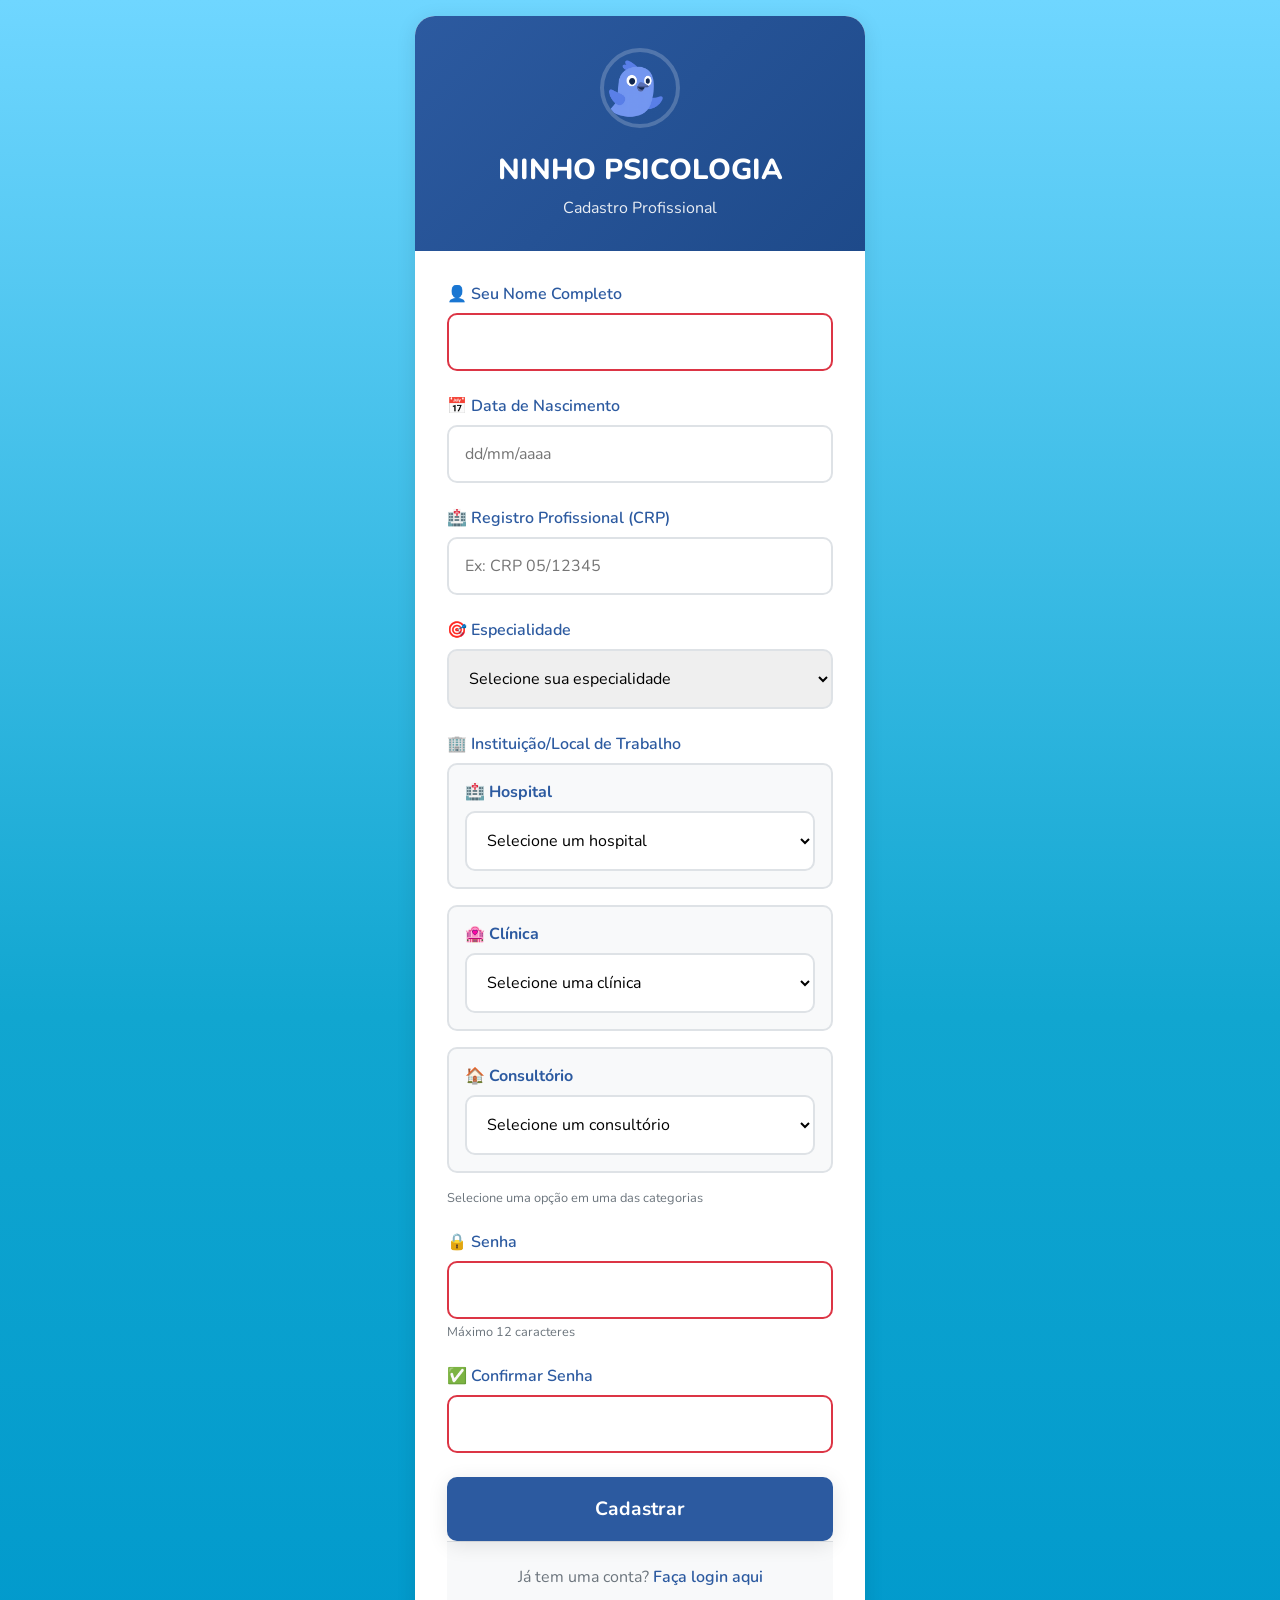
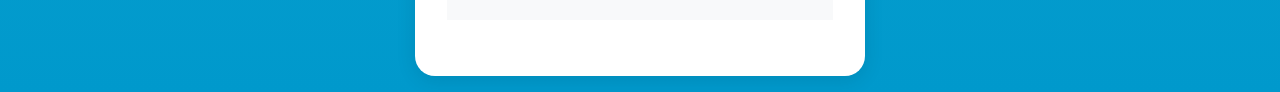
<file: auth/cadastro.html>
<!DOCTYPE html>
<html lang="pt-BR">
<head>
    <meta charset="UTF-8">
    <meta name="viewport" content="width=device-width, initial-scale=1.0">
    <title>Cadastro - Ninho Psicologia</title>
    <link href="https://fonts.googleapis.com/css2?family=Nunito:wght@400;600;700;800&display=swap" rel="stylesheet">
    <link rel="stylesheet" href="auth.css">
</head>
<body>
    <div class="auth-container">
        <div class="auth-card">
            <!-- Logo e Título -->
            <div class="auth-header">
                <img src="../img/ninho.png" alt="Ninho" class="auth-logo">
                <h1>NINHO PSICOLOGIA</h1>
                <p>Cadastro Profissional</p>
            </div>

            <!-- Formulário de Cadastro -->
            <form id="form-cadastro" class="auth-form">
                <div class="form-group">
                    <label for="nome">👤 Seu Nome Completo</label>
                    <input type="text" id="nome" name="nome" required 
                           pattern="[A-Za-zÀ-ÿ\s]{2,}" 
                           title="Digite apenas letras (mínimo 2 caracteres)">
                </div>

                <div class="form-group">
                    <label for="nascimento">📅 Data de Nascimento</label>
                    <input type="text" id="nascimento" name="nascimento" 
                           placeholder="dd/mm/aaaa" required
                           pattern="\d{2}/\d{2}/\d{4}" 
                           title="Digite no formato dd/mm/aaaa">
                </div>

                <div class="form-group">
                    <label for="registro">🏥 Registro Profissional (CRP)</label>
                    <input type="text" id="registro" name="registro" required
                           placeholder="Ex: CRP 05/12345"
                           pattern="[A-Za-z0-9/\s]{5,}"
                           title="Digite seu registro profissional">
                </div>

                <div class="form-group">
                    <label for="especialidade">🎯 Especialidade</label>
                    <select id="especialidade" name="especialidade" required>
                        <option value="">Selecione sua especialidade</option>
                        <option value="infantil">Psicologia Infantil</option>
                        <option value="clinica">Psicologia Clínica</option>
                        <option value="escolar">Psicologia Escolar</option>
                        <option value="hospitalar">Psicologia Hospitalar</option>
                        <option value="outra">Outra</option>
                    </select>
                </div>

                <div class="form-group">
<div class="form-group">
    <label>🏢 Instituição/Local de Trabalho</label>
    <div class="categorias-instituicoes">
        <!-- Hospitais -->
        <div class="categoria-item">
            <label for="hospital">🏥 Hospital</label>
            <select id="hospital" class="select-instituicao">
                <option value="">Selecione um hospital</option>
                <option value="Hospital Albert Einstein">Hospital Albert Einstein</option>
                <option value="Hospital Sírio-Libanês">Hospital Sírio-Libanês</option>
                <option value="Hospital das Clínicas">Hospital das Clínicas</option>
                <option value="Hospital Santa Catarina">Hospital Santa Catarina</option>
                <option value="Hospital São Lucas">Hospital São Lucas</option>
                <option value="Hospital Infantil">Hospital Infantil</option>
                <option value="outro_hospital">Outro hospital</option>
            </select>
            <input type="text" id="outro-hospital" class="outro-input" placeholder="Digite outro hospital" style="display: none;">
        </div>

        <!-- Clínicas -->
        <div class="categoria-item">
            <label for="clinica">🏩 Clínica</label>
            <select id="clinica" class="select-instituicao">
                <option value="">Selecione uma clínica</option>
                <option value="Clínica Psicológica Integrada">Clínica Psicológica Integrada</option>
                <option value="Clínica Bem Estar">Clínica Bem Estar</option>
                <option value="Clínica Cuidar">Clínica Cuidar</option>
                <option value="Clínica Vida Plena">Clínica Vida Plena</option>
                <option value="Clínica Espaço Terapêutico">Clínica Espaço Terapêutico</option>
                <option value="Clínica Saúde Mental">Clínica Saúde Mental</option>
                <option value="outro_clinica">Outra clínica</option>
            </select>
            <input type="text" id="outro-clinica" class="outro-input" placeholder="Digite outra clínica" style="display: none;">
        </div>

        <!-- Consultórios -->
        <div class="categoria-item">
            <label for="consultorio">🏠 Consultório</label>
            <select id="consultorio" class="select-instituicao">
                <option value="">Selecione um consultório</option>
                <option value="Consultório Particular - Dr(a). Silva">Consultório Particular - Dr(a). Silva</option>
                <option value="Consultório Particular - Centro">Consultório Particular - Centro</option>
                <option value="Consultório Particular - Zona Sul">Consultório Particular - Zona Sul</option>
                <option value="Consultório Particular - Zona Norte">Consultório Particular - Zona Norte</option>
                <option value="Consultório Particular - Taguatinga">Consultório Particular - Taguatinga</option>
                <option value="Consultório Multiprofissional">Consultório Multiprofissional</option>
                <option value="outro_consultorio">Outro consultório</option>
            </select>
            <input type="text" id="outro-consultorio" class="outro-input" placeholder="Digite outro consultório" style="display: none;">
        </div>
    </div>
    <input type="hidden" id="instituicao" name="instituicao" required>
    <small>Selecione uma opção em uma das categorias</small>
</div>
                <div class="form-group">
                    <label for="senha">🔒 Senha</label>
                    <input type="password" id="senha" name="senha" required
                           maxlength="12" minlength="6"
                           pattern=".{6,12}"
                           title="Senha deve ter entre 6 e 12 caracteres">
                    <small>Máximo 12 caracteres</small>
                </div>

                <div class="form-group">
                    <label for="confirmar-senha">✅ Confirmar Senha</label>
                    <input type="password" id="confirmar-senha" name="confirmar-senha" required>
                </div>

                <button type="submit" class="btn-primary btn-large">Cadastrar</button>
            </form>

            <!-- Link para Login -->
            <div class="auth-footer">
                <p>Já tem uma conta? <a href="login.html">Faça login aqui</a></p>
            </div>
        </div>
    </div>

    <script src="auth.js"></script>
</body>
</html>
</file>
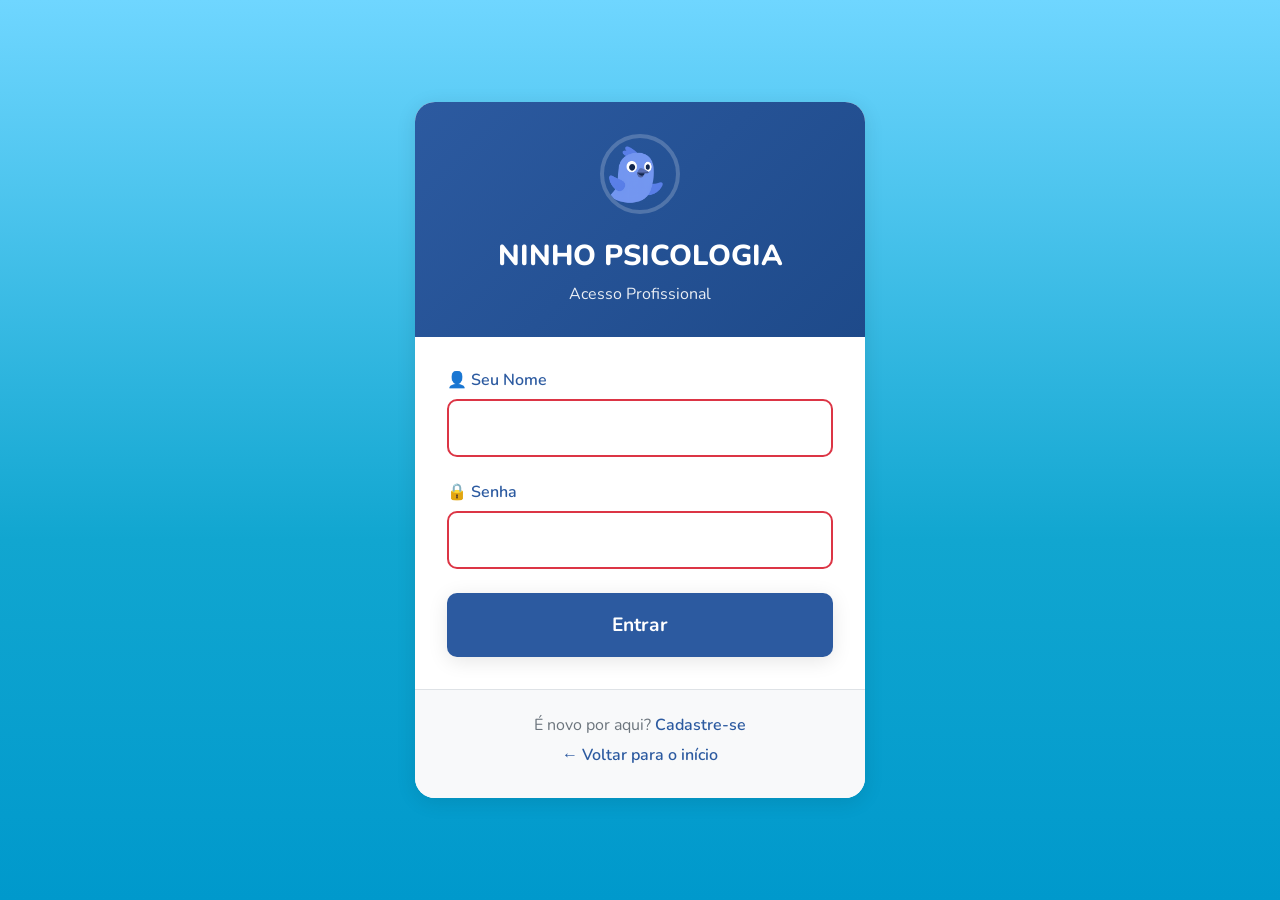
<file: auth/login.html>
<!DOCTYPE html>
<html lang="pt-BR">
<head>
    <meta charset="UTF-8">
    <meta name="viewport" content="width=device-width, initial-scale=1.0">
    <title>Login - Ninho Psicologia</title>
    <link href="https://fonts.googleapis.com/css2?family=Nunito:wght@400;600;700;800&display=swap" rel="stylesheet">
    <link rel="stylesheet" href="auth.css">
</head>
<body>
    <div class="auth-container">
        <div class="auth-card">
            <!-- Logo e Título -->
            <div class="auth-header">
                <img src="../img/ninho.png" alt="Ninho" class="auth-logo">
                <h1>NINHO PSICOLOGIA</h1>
                <p>Acesso Profissional</p>
            </div>

            <!-- Formulário de Login -->
            <form id="form-login" class="auth-form">
                <div class="form-group">
                    <label for="nome-login">👤 Seu Nome</label>
                    <input type="text" id="nome-login" name="nome" required>
                </div>

                <div class="form-group">
                    <label for="senha-login">🔒 Senha</label>
                    <input type="password" id="senha-login" name="senha" required>
                </div>

                <button type="submit" class="btn-primary btn-large">Entrar</button>
            </form>

            <!-- Link para Cadastro -->
            <div class="auth-footer">
                <p>É novo por aqui? <a href="cadastro.html">Cadastre-se</a></p>
                <p><a href="../index.html">← Voltar para o início</a></p>
            </div>
        </div>
    </div>

    <script src="auth.js"></script>
</body>
</html>
</file>
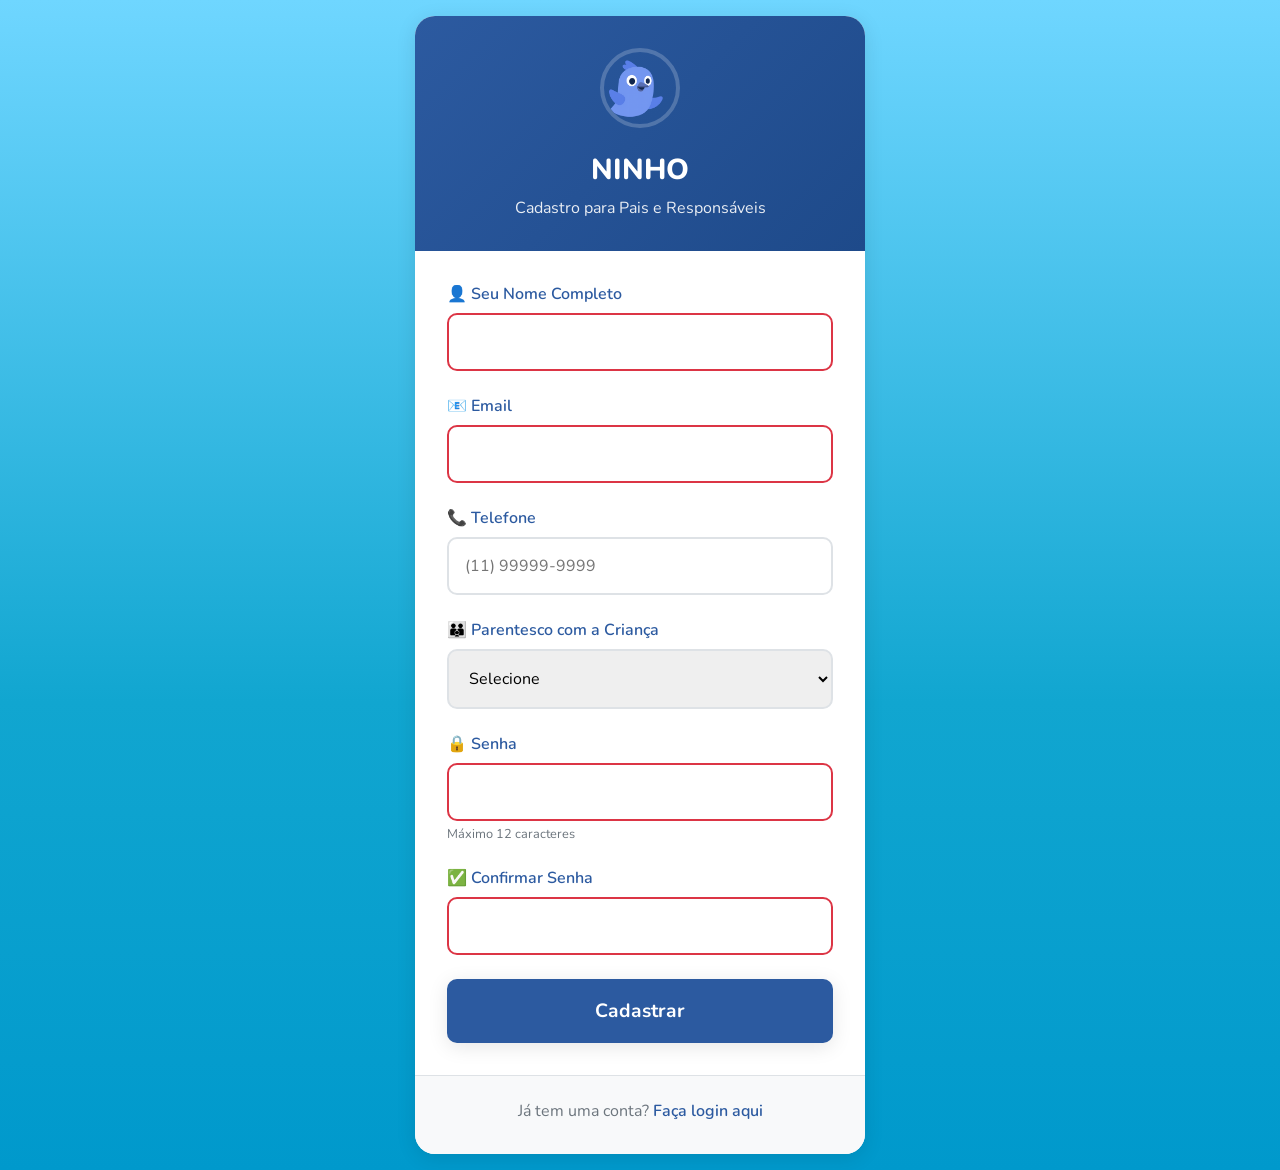
<file: auth/pais-cadastro.html>
<!DOCTYPE html>
<html lang="pt-BR">
<head>
    <meta charset="UTF-8">
    <meta name="viewport" content="width=device-width, initial-scale=1.0">
    <title>Cadastro - Ninho Pais e Responsáveis</title>
    <link href="https://fonts.googleapis.com/css2?family=Nunito:wght@400;600;700;800&display=swap" rel="stylesheet">
    <link rel="stylesheet" href="auth.css">
</head>
<body>
    <div class="auth-container">
        <div class="auth-card">
            <!-- Logo e Título -->
            <div class="auth-header">
                <img src="../img/ninho.png" alt="Ninho" class="auth-logo">
                <h1>NINHO</h1>
                <p>Cadastro para Pais e Responsáveis</p>
            </div>

            <!-- Formulário de Cadastro -->
            <form id="form-cadastro-pais" class="auth-form">
                <div class="form-group">
                    <label for="nome-pais">👤 Seu Nome Completo</label>
                    <input type="text" id="nome-pais" name="nome" required 
                           pattern="[A-Za-zÀ-ÿ\s]{2,}" 
                           title="Digite apenas letras (mínimo 2 caracteres)">
                </div>

                <div class="form-group">
                    <label for="email-pais">📧 Email</label>
                    <input type="email" id="email-pais" name="email" required>
                </div>

                <div class="form-group">
                    <label for="telefone-pais">📞 Telefone</label>
                    <input type="tel" id="telefone-pais" name="telefone" 
                           placeholder="(11) 99999-9999" required>
                </div>

                <div class="form-group">
                    <label for="parentesco">👪 Parentesco com a Criança</label>
                    <select id="parentesco" name="parentesco" required>
                        <option value="">Selecione</option>
                        <option value="mae">Mãe</option>
                        <option value="pai">Pai</option>
                        <option value="avo">Avô/Avó</option>
                        <option value="tio">Tio/Tia</option>
                        <option value="responsavel">Responsável Legal</option>
                        <option value="outro">Outro</option>
                    </select>
                </div>

                <div class="form-group">
                    <label for="senha-pais">🔒 Senha</label>
                    <input type="password" id="senha-pais" name="senha" required
                           maxlength="12" minlength="6"
                           pattern=".{6,12}"
                           title="Senha deve ter entre 6 e 12 caracteres">
                    <small>Máximo 12 caracteres</small>
                </div>

                <div class="form-group">
                    <label for="confirmar-senha-pais">✅ Confirmar Senha</label>
                    <input type="password" id="confirmar-senha-pais" name="confirmar-senha" required>
                </div>

                <button type="submit" class="btn-primary btn-large">Cadastrar</button>
            </form>

            <!-- Link para Login -->
            <div class="auth-footer">
                <p>Já tem uma conta? <a href="pais-login.html">Faça login aqui</a></p>
            </div>
        </div>
    </div>

    <script src="auth-pais.js"></script>
</body>
</html>
</file>
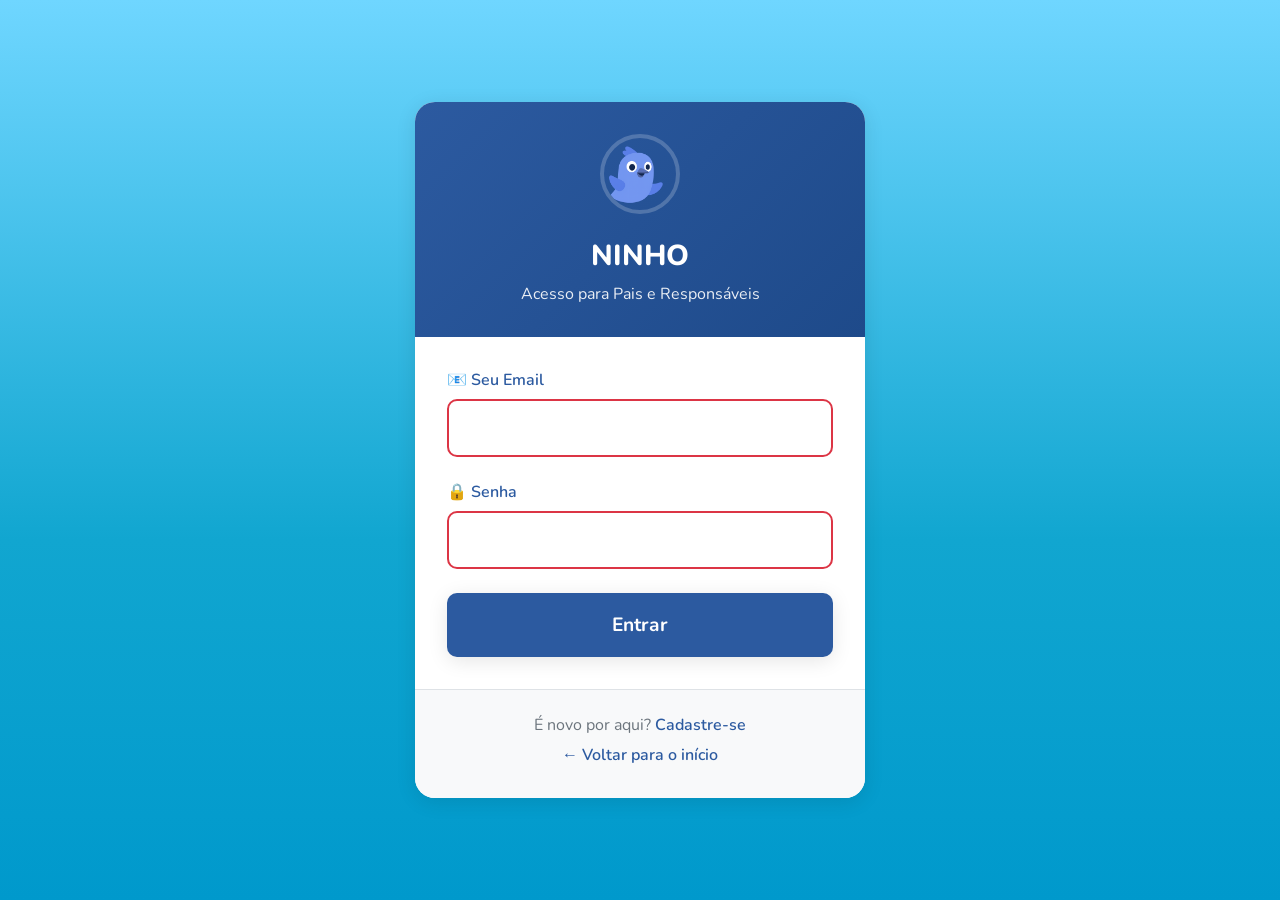
<file: auth/pais-login.html>
<!DOCTYPE html>
<html lang="pt-BR">
<head>
    <meta charset="UTF-8">
    <meta name="viewport" content="width=device-width, initial-scale=1.0">
    <title>Login - Ninho Pais e Responsáveis</title>
    <link href="https://fonts.googleapis.com/css2?family=Nunito:wght@400;600;700;800&display=swap" rel="stylesheet">
    <link rel="stylesheet" href="auth.css">
</head>
<body>
    <div class="auth-container">
        <div class="auth-card">
            <!-- Logo e Título -->
            <div class="auth-header">
                <img src="../img/ninho.png" alt="Ninho" class="auth-logo">
                <h1>NINHO</h1>
                <p>Acesso para Pais e Responsáveis</p>
            </div>

            <!-- Formulário de Login -->
            <form id="form-login-pais" class="auth-form">
                <div class="form-group">
                    <label for="email-login">📧 Seu Email</label>
                    <input type="email" id="email-login" name="email" required>
                </div>

                <div class="form-group">
                    <label for="senha-login">🔒 Senha</label>
                    <input type="password" id="senha-login" name="senha" required>
                </div>

                <button type="submit" class="btn-primary btn-large">Entrar</button>
            </form>

            <!-- Link para Cadastro -->
            <div class="auth-footer">
                <p>É novo por aqui? <a href="pais-cadastro.html">Cadastre-se</a></p>
                <p><a href="../index.html">← Voltar para o início</a></p>
            </div>
        </div>
    </div>

    <script src="auth-pais.js"></script>
</body>
</html>
</file>
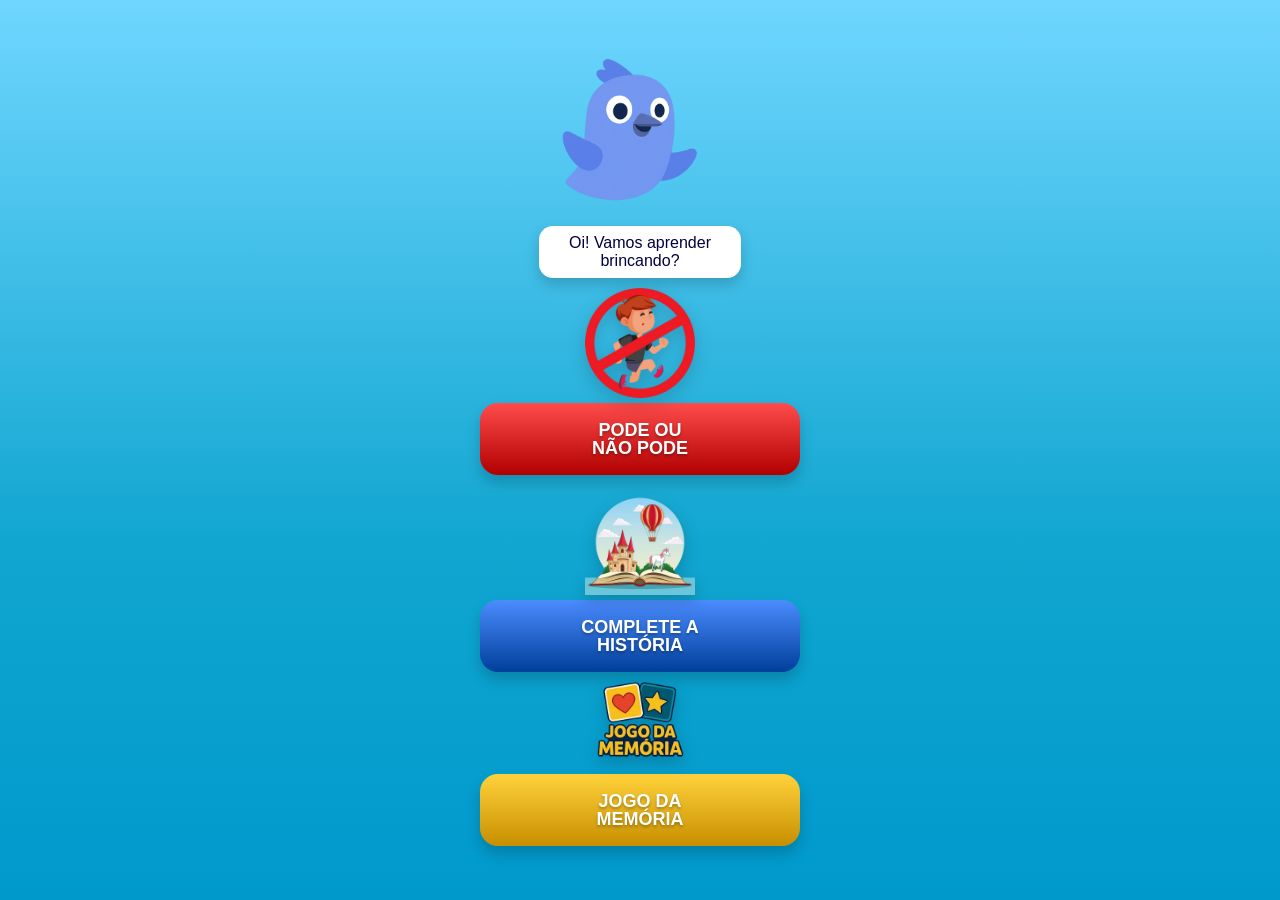
<file: crianca/crianca.html>
<!DOCTYPE html>
<html lang="pt-BR">
<head>
  <meta charset="utf-8" />
  <meta name="viewport" content="width=device-width,initial-scale=1" />
  <title>Tela de Jogos</title>
  <link rel="stylesheet" href="crianca.css" />
</head>
<body>
  <div class="page">
    <header class="top-area">
      <div class="mascote-area">
        <img src="../img/ninho.png" alt="Ninho" class="mascote" />
        <div class="fala">Oi! Vamos aprender brincando?</div>
      </div>
    </header>

    <main class="container">
      <section class="botoes">
        <div class="bloco" id="bloco-pode">
          <img src="../img/image-removebg.png.png" alt="Pode ou Não Pode" class="icone" />
          <button class="btn vermelho" id="podeBtn">PODE OU<br/>NÃO PODE</button>
        </div>

        <div class="bloco" id="bloco-historia">
          <img src="../img/image-removebg-preview (5).png" alt="Complete a História" class="icone" />
          <button class="btn azul" id="historiaBtn">COMPLETE A<br/>HISTÓRIA</button>
        </div>

        <div class="bloco" id="bloco-memoria">
          <img src="../img/image-removebg-preview (2).png" alt="Jogo da Memória" class="icone" />
          <button class="btn amarelo" id="memoriaBtn">JOGO DA<br/>MEMÓRIA</button>
        </div>
      </section>
    </main>
  </div>

  <script src="crianca.js"></script>
</body>
</html>
</file>
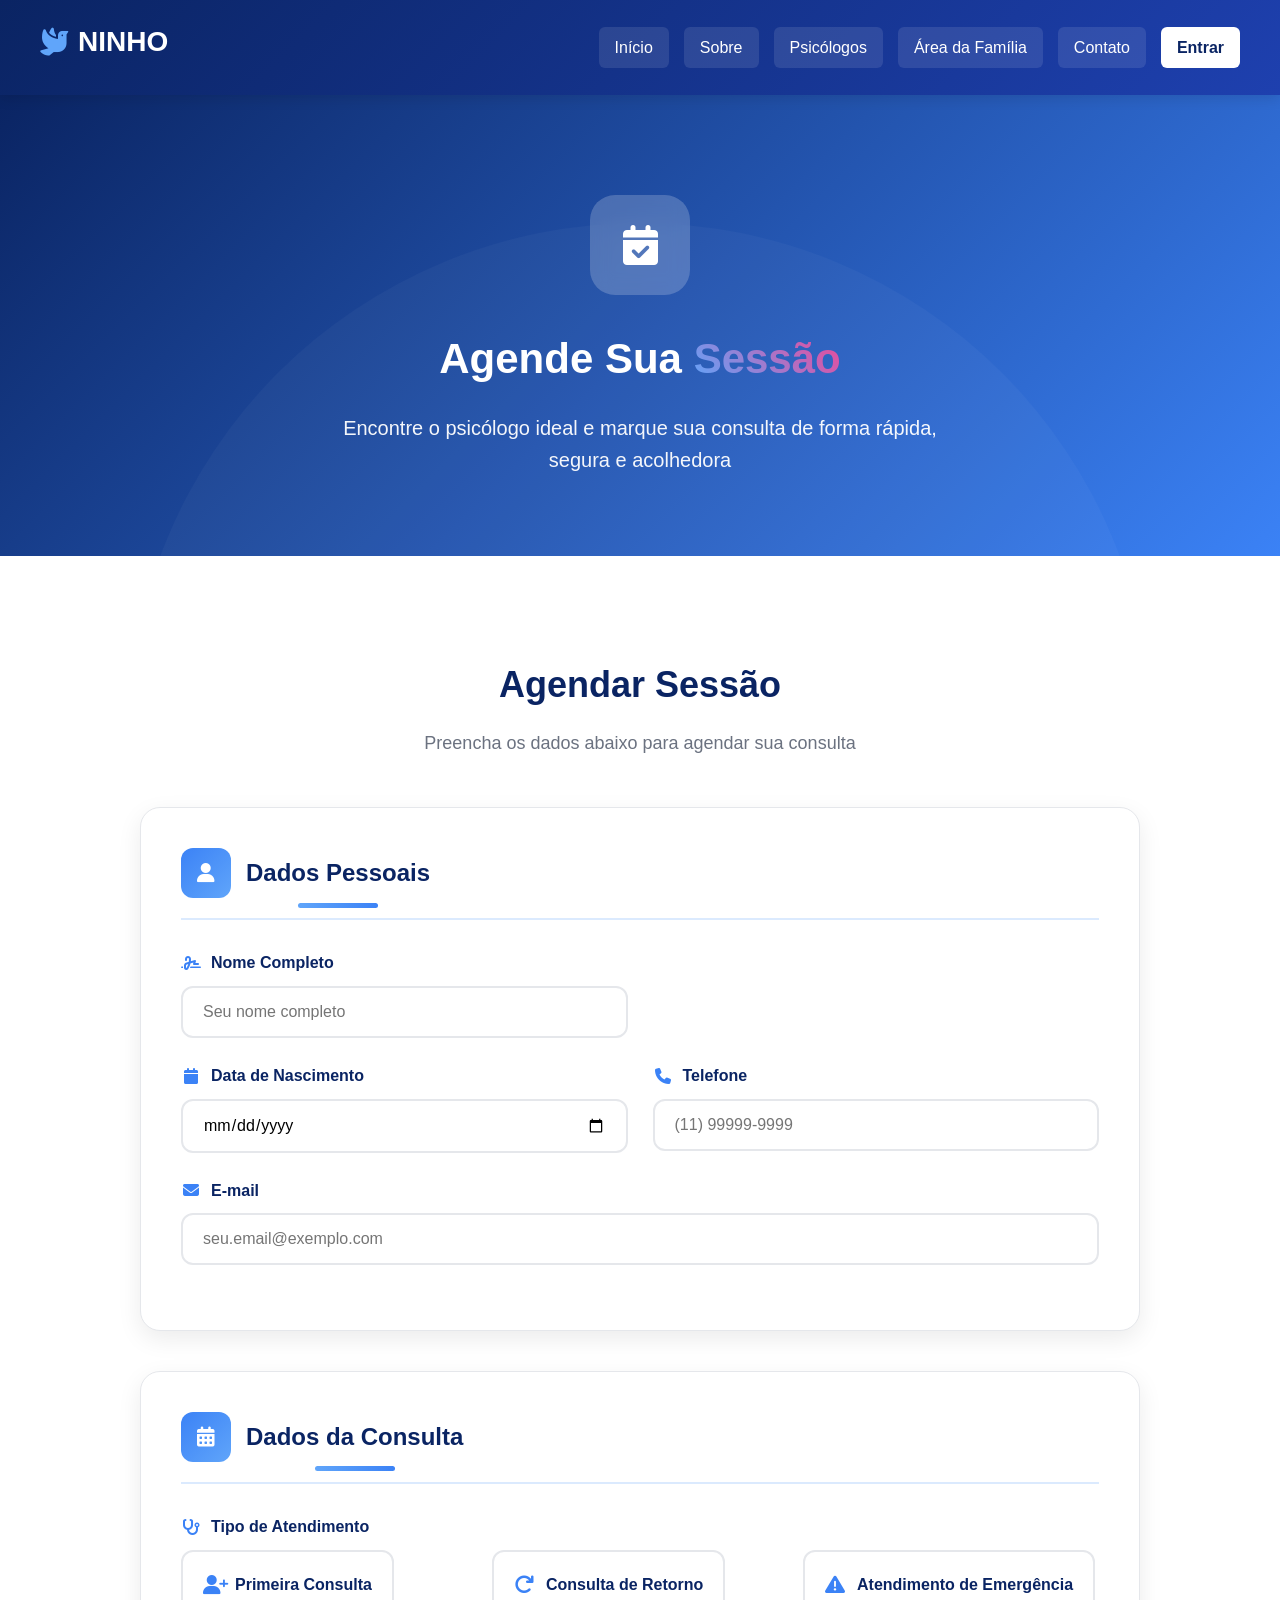
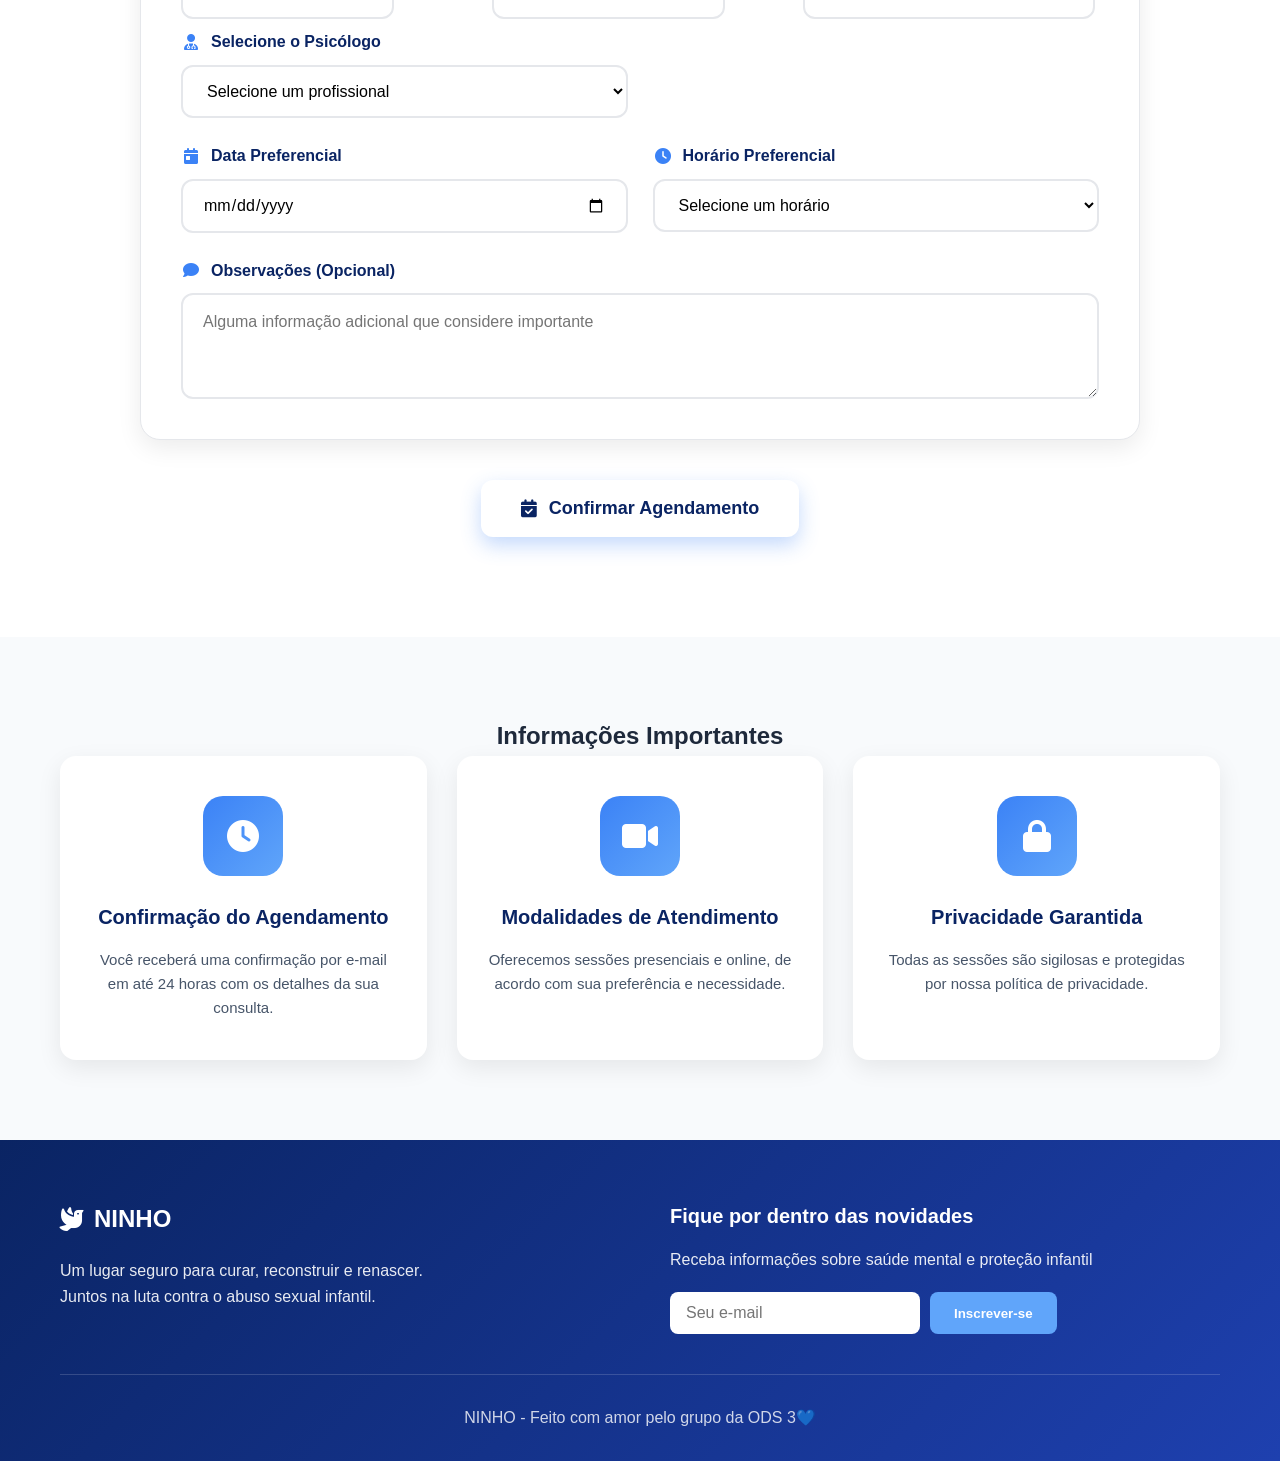
<file: introducao/agendar-sessao.html>
<!DOCTYPE html>
<html lang="pt-BR">
<head>
  <meta charset="UTF-8">
  <meta name="viewport" content="width=device-width, initial-scale=1.0">
  <title>Agendar Sessão | NINHO</title>
  <link rel="stylesheet" href="style.css">
  <link rel="stylesheet" href="https://cdnjs.cloudflare.com/ajax/libs/font-awesome/6.4.0/css/all.min.css">
</head>
<body>


  <!-- CABEÇALHO -->
  <header>
    <h1><i class="fas fa-dove"></i> NINHO</h1>
    <nav>
      <a href="index.html">Início</a>
      <a href="sobre.html">Sobre</a>
      <a href="../psicologia/psicologia.html">Psicólogos</a>
      <a href="../pais/pais.html">Área da Família</a>
      <a href="contato.html">Contato</a>
      <a href="login.html" class="entrar">Entrar</a>
    </nav>
  </header>


  <!-- HERO AGENDAMENTO -->
  <section class="hero agendar-hero">
    <div class="hero-content">
      <div class="agendar-icon">
        <i class="fas fa-calendar-check"></i>
      </div>
      <h1>Agende Sua <span class="highlight">Sessão</span></h1>
      <p>Encontre o psicólogo ideal e marque sua consulta de forma rápida, segura e acolhedora</p>
    </div>
  </section>


  <!-- FORMULÁRIO DE AGENDAMENTO -->
  <section class="section agendar-section">
    <div class="container">
      <div class="form-header">
        <h2>Agendar Sessão</h2>
        <p>Preencha os dados abaixo para agendar sua consulta</p>
      </div>
     
      <form class="agendar-form">
        <div class="form-grid">
          <!-- Dados Pessoais -->
          <div class="form-section">
            <div class="section-header">
              <i class="fas fa-user"></i>
              <h3>Dados Pessoais</h3>
            </div>
            <div class="form-row">
              <div class="form-group">
                <label for="nome-paciente">
                  <i class="fas fa-signature"></i>
                  Nome Completo
                </label>
                <input type="text" id="nome-paciente" name="nome-paciente" required placeholder="Seu nome completo">
              </div>
            </div>
           
            <div class="form-row">
              <div class="form-group">
                <label for="nascimento-paciente">
                  <i class="fas fa-calendar"></i>
                  Data de Nascimento
                </label>
                <input type="date" id="nascimento-paciente" name="nascimento-paciente" required>
              </div>
              <div class="form-group">
                <label for="telefone-paciente">
                  <i class="fas fa-phone"></i>
                  Telefone
                </label>
                <input type="tel" id="telefone-paciente" name="telefone-paciente" required placeholder="(11) 99999-9999">
              </div>
            </div>
           
            <div class="form-row">
              <div class="form-group full-width">
                <label for="email-paciente">
                  <i class="fas fa-envelope"></i>
                  E-mail
                </label>
                <input type="email" id="email-paciente" name="email-paciente" required placeholder="seu.email@exemplo.com">
              </div>
            </div>
          </div>


          <!-- Dados da Consulta -->
          <div class="form-section">
            <div class="section-header">
              <i class="fas fa-calendar-alt"></i>
              <h3>Dados da Consulta</h3>
            </div>


            <div class="form-group full-width">
              <label for="tipo-consulta">
                <i class="fas fa-stethoscope"></i>
                Tipo de Atendimento
              </label>
              <div class="radio-group">
                <label class="radio-option">
                  <input type="radio" name="tipo-consulta" value="primeira-vez" required>
                  <span class="radio-checkmark"></span>
                  <div class="radio-content">
                    <i class="fas fa-user-plus"></i>
                    <span>Primeira Consulta</span>
                  </div>
                </label>
                <label class="radio-option">
                  <input type="radio" name="tipo-consulta" value="retorno">
                  <span class="radio-checkmark"></span>
                  <div class="radio-content">
                    <i class="fas fa-redo"></i>
                    <span>Consulta de Retorno</span>
                  </div>
                </label>
                <label class="radio-option">
                  <input type="radio" name="tipo-consulta" value="emergencia">
                  <span class="radio-checkmark"></span>
                  <div class="radio-content">
                    <i class="fas fa-exclamation-triangle"></i>
                    <span>Atendimento de Emergência</span>
                  </div>
                </label>
              </div>
            </div>


            <div class="form-row">
              <div class="form-group">
                <label for="psicologo">
                  <i class="fas fa-user-md"></i>
                  Selecione o Psicólogo
                </label>
                <select id="psicologo" name="psicologo" required>
                  <option value="">Selecione um profissional</option>
                  <option value="dra-silva">Dra. Maria Silva - Psicologia Infantil</option>
                  <option value="dr-santos">Dr. João Santos - Psicologia Clínica</option>
                  <option value="dra-oliveira">Dra. Ana Oliveira - Psicologia Escolar</option>
                  <option value="dr-costa">Dr. Pedro Costa - Psicologia Hospitalar</option>
                </select>
              </div>
            </div>


            <div class="form-row">
              <div class="form-group">
                <label for="data-consulta">
                  <i class="fas fa-calendar-day"></i>
                  Data Preferencial
                </label>
                <input type="date" id="data-consulta" name="data-consulta" required>
              </div>
              <div class="form-group">
                <label for="horario-consulta">
                  <i class="fas fa-clock"></i>
                  Horário Preferencial
                </label>
                <select id="horario-consulta" name="horario-consulta" required>
                  <option value="">Selecione um horário</option>
                  <option value="manha">Manhã (8h-12h)</option>
                  <option value="tarde">Tarde (13h-17h)</option>
                  <option value="noite">Noite (18h-21h)</option>
                </select>
              </div>
            </div>


            <div class="form-group full-width">
              <label for="observacoes">
                <i class="fas fa-comment"></i>
                Observações (Opcional)
              </label>
              <textarea id="observacoes" name="observacoes" rows="3" placeholder="Alguma informação adicional que considere importante"></textarea>
            </div>
          </div>
        </div>


        <!-- Botão -->
        <div class="form-actions">
          <button type="submit" class="btn-primary btn-large btn-submit">
            <i class="fas fa-calendar-check"></i>
            Confirmar Agendamento
          </button>
        </div>
      </form>
    </div>
  </section>


  <!-- INFORMAÇÕES IMPORTANTES -->
  <section class="section info-section">
    <div class="container">
      <h2>Informações Importantes</h2>
      <div class="info-grid">
        <div class="info-card">
          <div class="info-icon">
            <i class="fas fa-clock"></i>
          </div>
          <h4>Confirmação do Agendamento</h4>
          <p>Você receberá uma confirmação por e-mail em até 24 horas com os detalhes da sua consulta.</p>
        </div>
        <div class="info-card">
          <div class="info-icon">
            <i class="fas fa-video"></i>
          </div>
          <h4>Modalidades de Atendimento</h4>
          <p>Oferecemos sessões presenciais e online, de acordo com sua preferência e necessidade.</p>
        </div>
        <div class="info-card">
          <div class="info-icon">
            <i class="fas fa-lock"></i>
          </div>
          <h4>Privacidade Garantida</h4>
          <p>Todas as sessões são sigilosas e protegidas por nossa política de privacidade.</p>
        </div>
      </div>
    </div>
  </section>


  <!-- RODAPÉ -->
  <footer>
    <div class="container">
      <div class="footer-content">
        <div class="footer-info">
          <h3><i class="fas fa-dove"></i> NINHO</h3>
          <p>Um lugar seguro para curar, reconstruir e renascer. Juntos na luta contra o abuso sexual infantil.</p>
        </div>
        <div class="footer-newsletter">
          <h3>Fique por dentro das novidades</h3>
          <p>Receba informações sobre saúde mental e proteção infantil</p>
          <div class="form">
            <input type="email" placeholder="Seu e-mail">
            <button>Inscrever-se</button>
          </div>
        </div>
      </div>
      <div class="footer-bottom">
        <p>NINHO   - Feito com amor pelo grupo da ODS 3💙</p>
      </div>
    </div>
  </footer>


    <script src="agendar-sessao.js"></script>


</body>
</html>
</file>
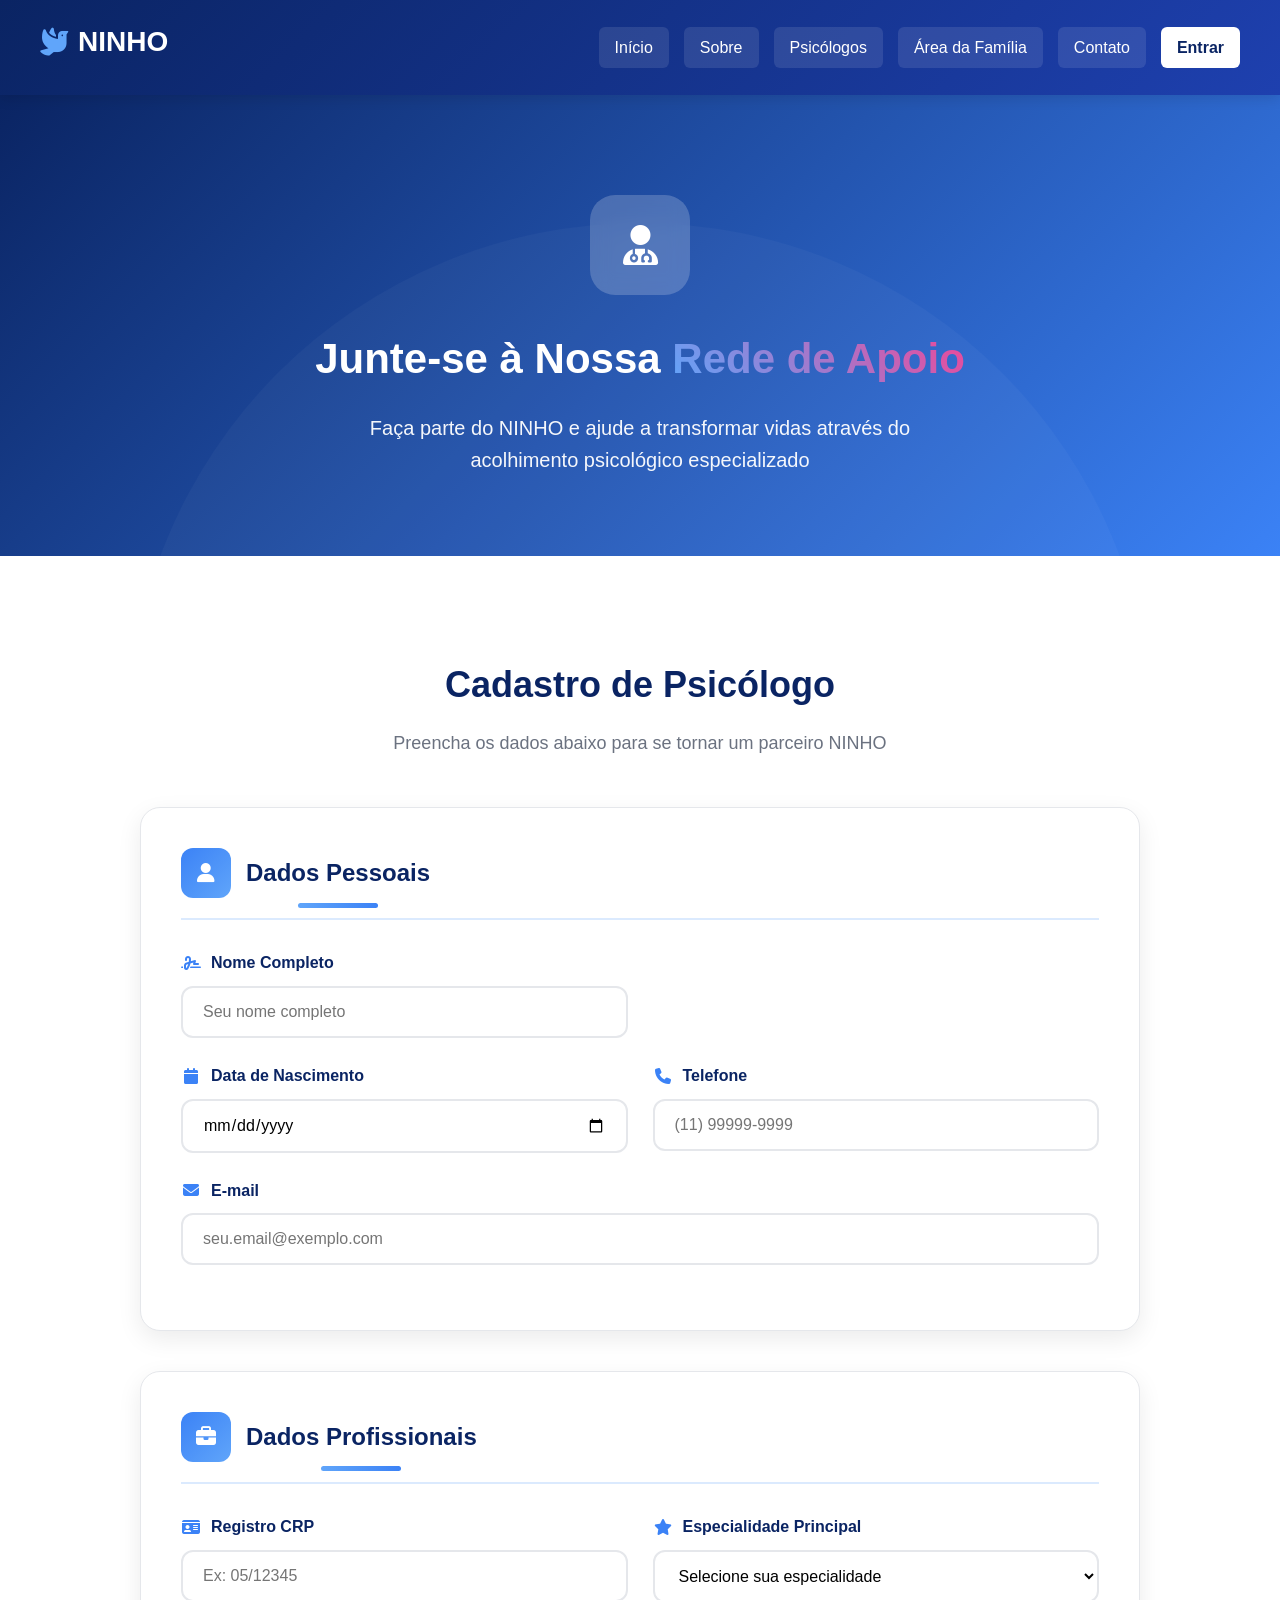
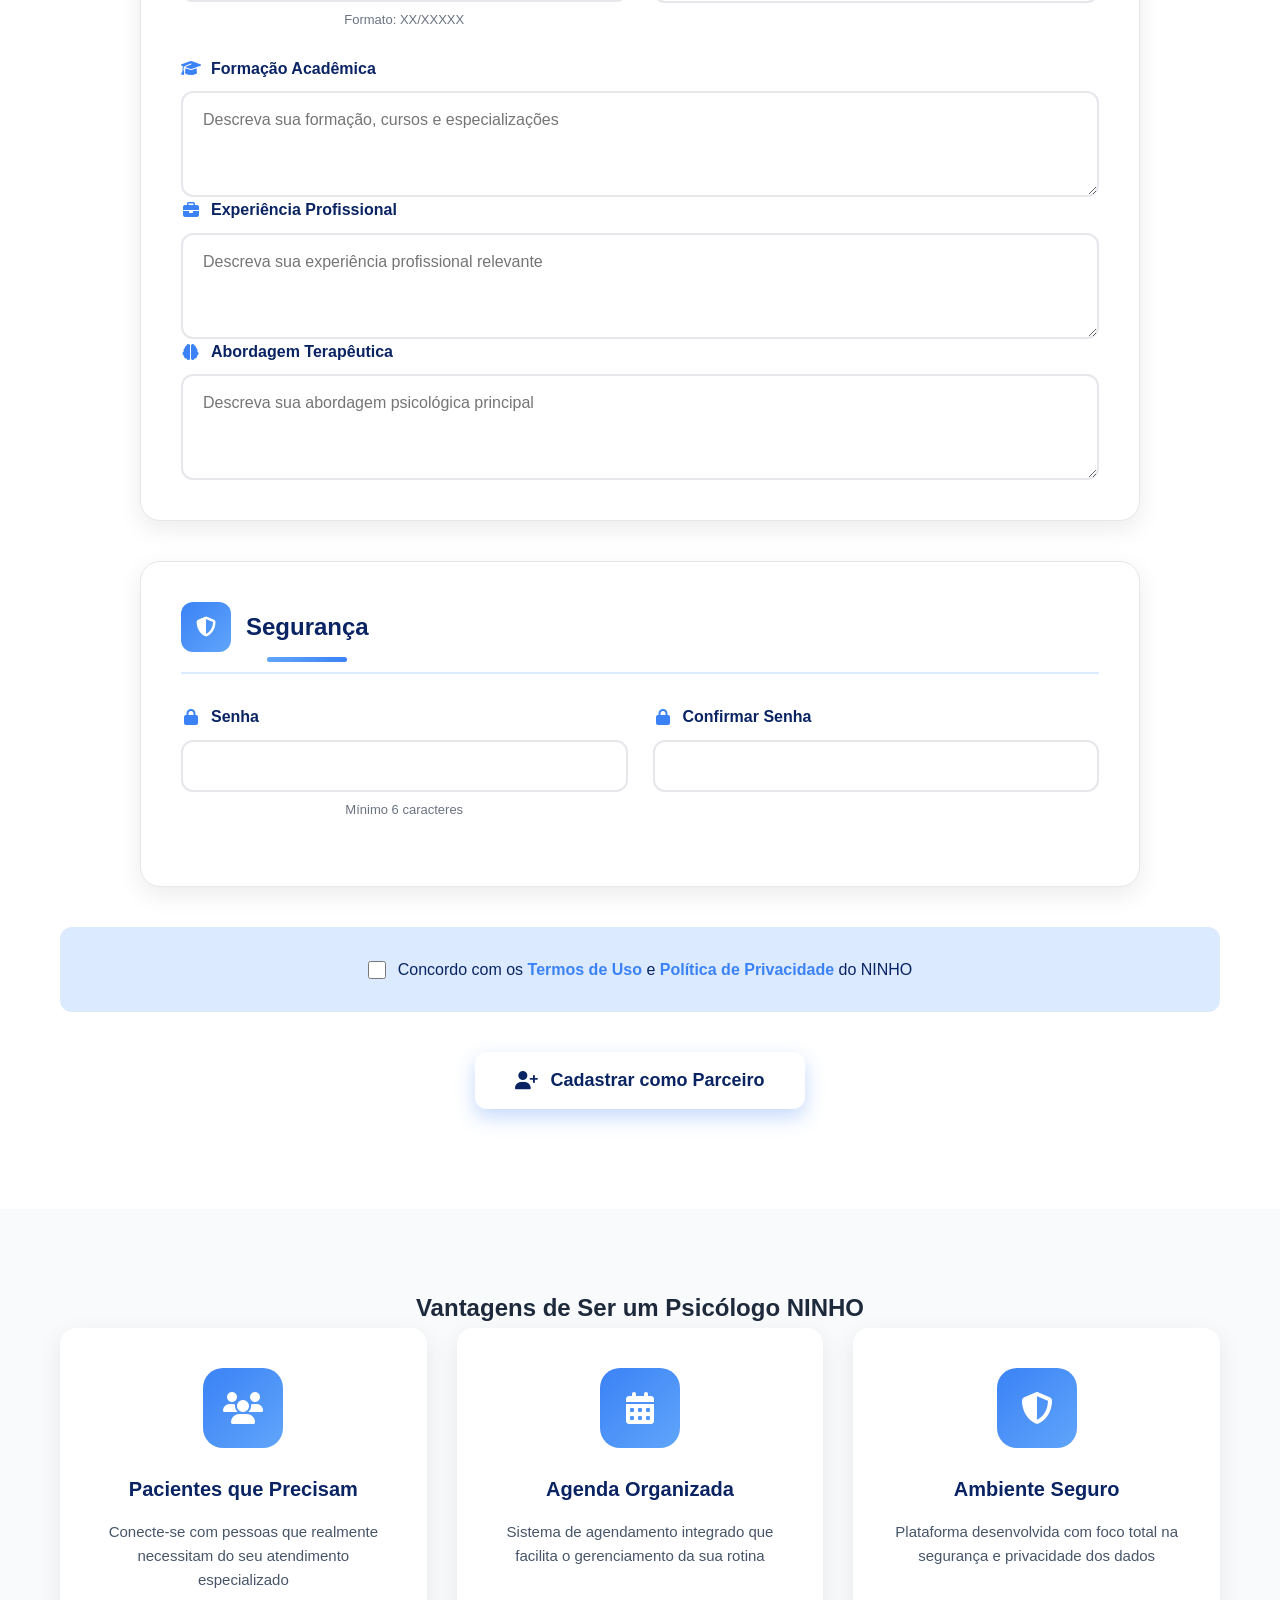
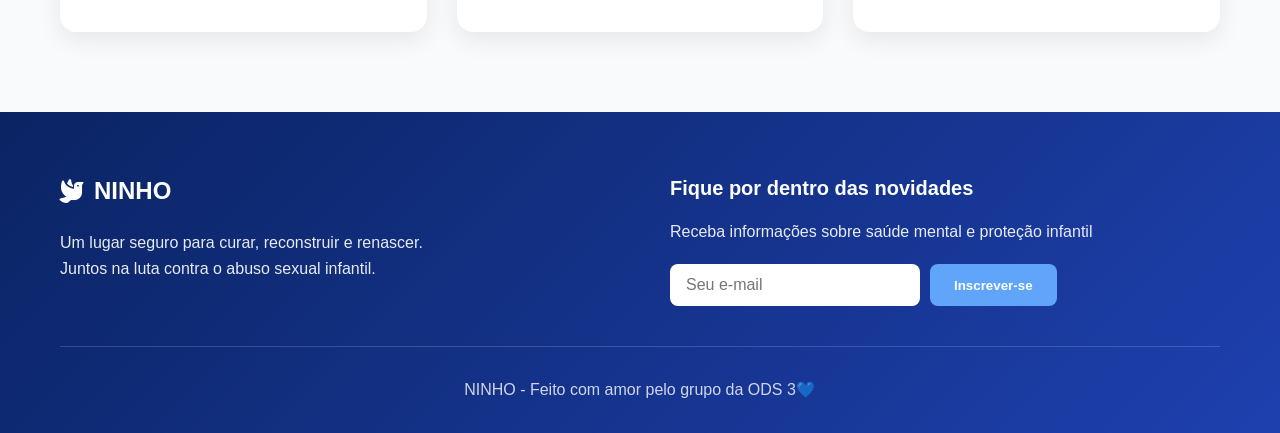
<file: introducao/cadastro-psicologo.html>
<!DOCTYPE html>
<html lang="pt-BR">
<head>
  <meta charset="UTF-8">
  <meta name="viewport" content="width=device-width, initial-scale=1.0">
  <title>Cadastro de Psicólogo | NINHO</title>
  <link rel="stylesheet" href="style.css">
  <link rel="stylesheet" href="https://cdnjs.cloudflare.com/ajax/libs/font-awesome/6.4.0/css/all.min.css">
</head>
<body>


  <!-- CABEÇALHO -->
  <header>
    <h1><i class="fas fa-dove"></i> NINHO</h1>
    <nav>
      <a href="index.html">Início</a>
      <a href="sobre.html">Sobre</a>
      <a href="../psicologia/psicologia.html">Psicólogos</a>
      <a href="../pais/pais.html">Área da Família</a>
      <a href="contato.html">Contato</a>
      <a href="login.html" class="entrar">Entrar</a>
    </nav>
  </header>


  <!-- HERO CADASTRO -->
  <section class="hero cadastro-hero">
    <div class="hero-content">
      <div class="cadastro-icon">
        <i class="fas fa-user-md"></i>
      </div>
      <h1>Junte-se à Nossa <span class="highlight">Rede de Apoio</span></h1>
      <p>Faça parte do NINHO e ajude a transformar vidas através do acolhimento psicológico especializado</p>
    </div>
  </section>


  <!-- FORMULÁRIO DE CADASTRO -->
  <section class="section cadastro-section">
    <div class="container">
      <div class="form-header">
        <h2>Cadastro de Psicólogo</h2>
        <p>Preencha os dados abaixo para se tornar um parceiro NINHO</p>
      </div>
     
      <form class="cadastro-form">
        <div class="form-grid">
          <!-- Dados Pessoais -->
          <div class="form-section">
            <div class="section-header">
              <i class="fas fa-user"></i>
              <h3>Dados Pessoais</h3>
            </div>
            <div class="form-row">
              <div class="form-group">
                <label for="nome">
                  <i class="fas fa-signature"></i>
                  Nome Completo
                </label>
                <input type="text" id="nome" name="nome" required placeholder="Seu nome completo">
              </div>
            </div>
           
            <div class="form-row">
              <div class="form-group">
                <label for="nascimento">
                  <i class="fas fa-calendar"></i>
                  Data de Nascimento
                </label>
                <input type="date" id="nascimento" name="nascimento" required>
              </div>
              <div class="form-group">
                <label for="telefone">
                  <i class="fas fa-phone"></i>
                  Telefone
                </label>
                <input type="tel" id="telefone" name="telefone" required placeholder="(11) 99999-9999">
              </div>
            </div>
           
            <div class="form-row">
              <div class="form-group full-width">
                <label for="email">
                  <i class="fas fa-envelope"></i>
                  E-mail
                </label>
                <input type="email" id="email" name="email" required placeholder="seu.email@exemplo.com">
              </div>
            </div>
          </div>


          <!-- Dados Profissionais -->
          <div class="form-section">
            <div class="section-header">
              <i class="fas fa-briefcase"></i>
              <h3>Dados Profissionais</h3>
            </div>
            <div class="form-row">
              <div class="form-group">
                <label for="crp">
                  <i class="fas fa-id-card"></i>
                  Registro CRP
                </label>
                <input type="text" id="crp" name="crp" required placeholder="Ex: 05/12345">
                <small>Formato: XX/XXXXX</small>
              </div>
              <div class="form-group">
                <label for="especialidade">
                  <i class="fas fa-star"></i>
                  Especialidade Principal
                </label>
                <select id="especialidade" name="especialidade" required>
                  <option value="">Selecione sua especialidade</option>
                  <option value="infantil">Psicologia Infantil</option>
                  <option value="clinica">Psicologia Clínica</option>
                  <option value="escolar">Psicologia Escolar</option>
                  <option value="hospitalar">Psicologia Hospitalar</option>
                  <option value="forense">Psicologia Forense</option>
                  <option value="outra">Outra</option>
                </select>
              </div>
            </div>


            <div class="form-group full-width">
              <label for="formacao">
                <i class="fas fa-graduation-cap"></i>
                Formação Acadêmica
              </label>
              <textarea id="formacao" name="formacao" rows="3" placeholder="Descreva sua formação, cursos e especializações"></textarea>
            </div>


            <div class="form-group full-width">
              <label for="experiencia">
                <i class="fas fa-briefcase"></i>
                Experiência Profissional
              </label>
              <textarea id="experiencia" name="experiencia" rows="3" placeholder="Descreva sua experiência profissional relevante"></textarea>
            </div>


            <div class="form-group full-width">
              <label for="abordagem">
                <i class="fas fa-brain"></i>
                Abordagem Terapêutica
              </label>
              <textarea id="abordagem" name="abordagem" rows="3" placeholder="Descreva sua abordagem psicológica principal"></textarea>
            </div>
          </div>


          <!-- Segurança -->
          <div class="form-section">
            <div class="section-header">
              <i class="fas fa-shield-alt"></i>
              <h3>Segurança</h3>
            </div>
            <div class="form-row">
              <div class="form-group">
                <label for="senha">
                  <i class="fas fa-lock"></i>
                  Senha
                </label>
                <input type="password" id="senha" name="senha" required>
                <small>Mínimo 6 caracteres</small>
              </div>
              <div class="form-group">
                <label for="confirmar-senha">
                  <i class="fas fa-lock"></i>
                  Confirmar Senha
                </label>
                <input type="password" id="confirmar-senha" name="confirmar-senha" required>
              </div>
            </div>
          </div>
        </div>


        <!-- Termos -->
        <div class="termos-section">
          <div class="checkbox-group">
            <input type="checkbox" id="termos" name="termos" required>
            <label for="termos">
              Concordo com os <a href="#" class="link-termos">Termos de Uso</a> e <a href="#" class="link-termos">Política de Privacidade</a> do NINHO
            </label>
          </div>
        </div>


        <!-- Botão -->
        <div class="form-actions">
          <button type="submit" class="btn-primary btn-large btn-submit">
            <i class="fas fa-user-plus"></i>
            Cadastrar como Parceiro
          </button>
        </div>
      </form>
    </div>
  </section>


  <!-- BENEFÍCIOS -->
  <section class="section beneficios-section">
    <div class="container">
      <h2>Vantagens de Ser um Psicólogo NINHO</h2>
      <div class="beneficios-grid">
        <div class="beneficio-card">
          <div class="beneficio-icon">
            <i class="fas fa-users"></i>
          </div>
          <h4>Pacientes que Precisam</h4>
          <p>Conecte-se com pessoas que realmente necessitam do seu atendimento especializado</p>
        </div>
        <div class="beneficio-card">
          <div class="beneficio-icon">
            <i class="fas fa-calendar-alt"></i>
          </div>
          <h4>Agenda Organizada</h4>
          <p>Sistema de agendamento integrado que facilita o gerenciamento da sua rotina</p>
        </div>
        <div class="beneficio-card">
          <div class="beneficio-icon">
            <i class="fas fa-shield-alt"></i>
          </div>
          <h4>Ambiente Seguro</h4>
          <p>Plataforma desenvolvida com foco total na segurança e privacidade dos dados</p>
        </div>
  </section>


  <!-- RODAPÉ -->
  <footer>
    <div class="container">
      <div class="footer-content">
        <div class="footer-info">
          <h3><i class="fas fa-dove"></i> NINHO</h3>
          <p>Um lugar seguro para curar, reconstruir e renascer. Juntos na luta contra o abuso sexual infantil.</p>
        </div>
        <div class="footer-newsletter">
          <h3>Fique por dentro das novidades</h3>
          <p>Receba informações sobre saúde mental e proteção infantil</p>
          <div class="form">
            <input type="email" placeholder="Seu e-mail">
            <button>Inscrever-se</button>
          </div>
        </div>
      </div>
      <div class="footer-bottom">
        <p>NINHO   - Feito com amor pelo grupo da ODS 3💙</p>
      </div>
    </div>
  </footer>


    <script src="cadastro-psicologo.js"></script>


</body>
</html>
</file>
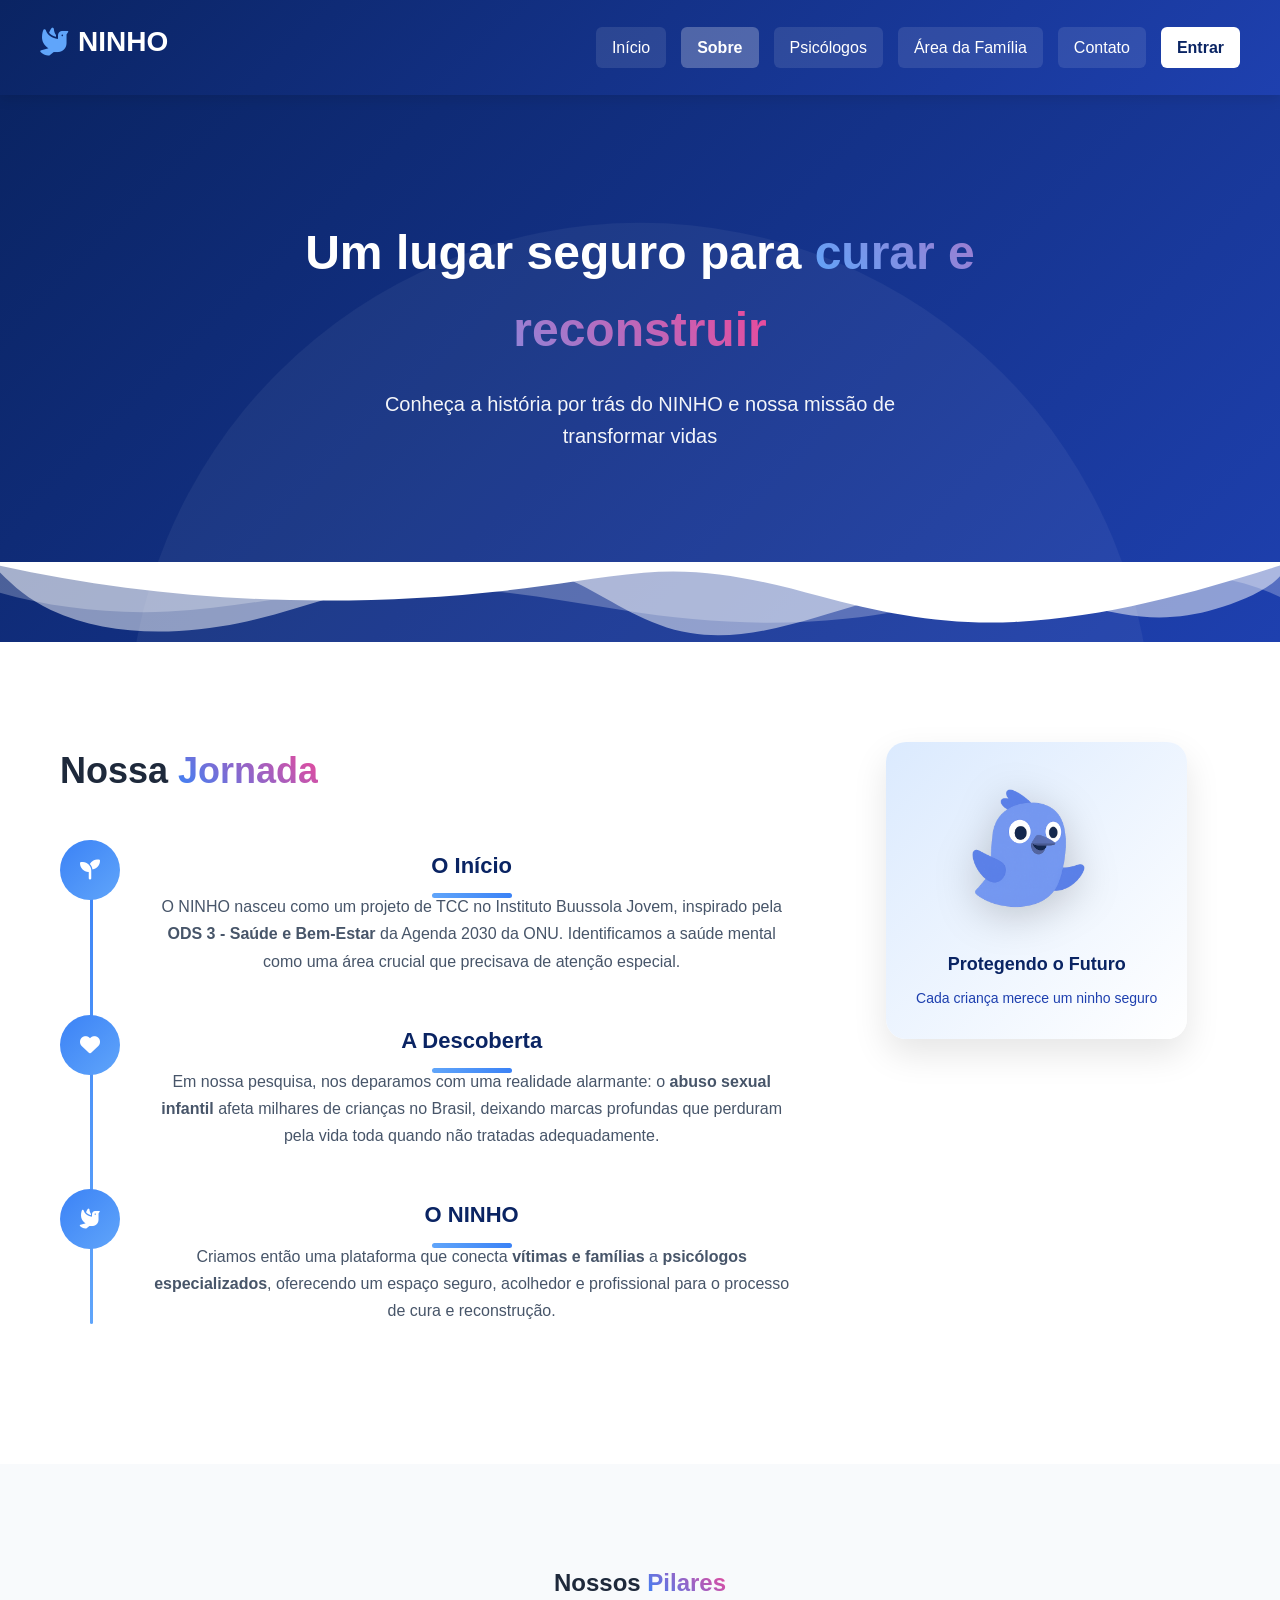
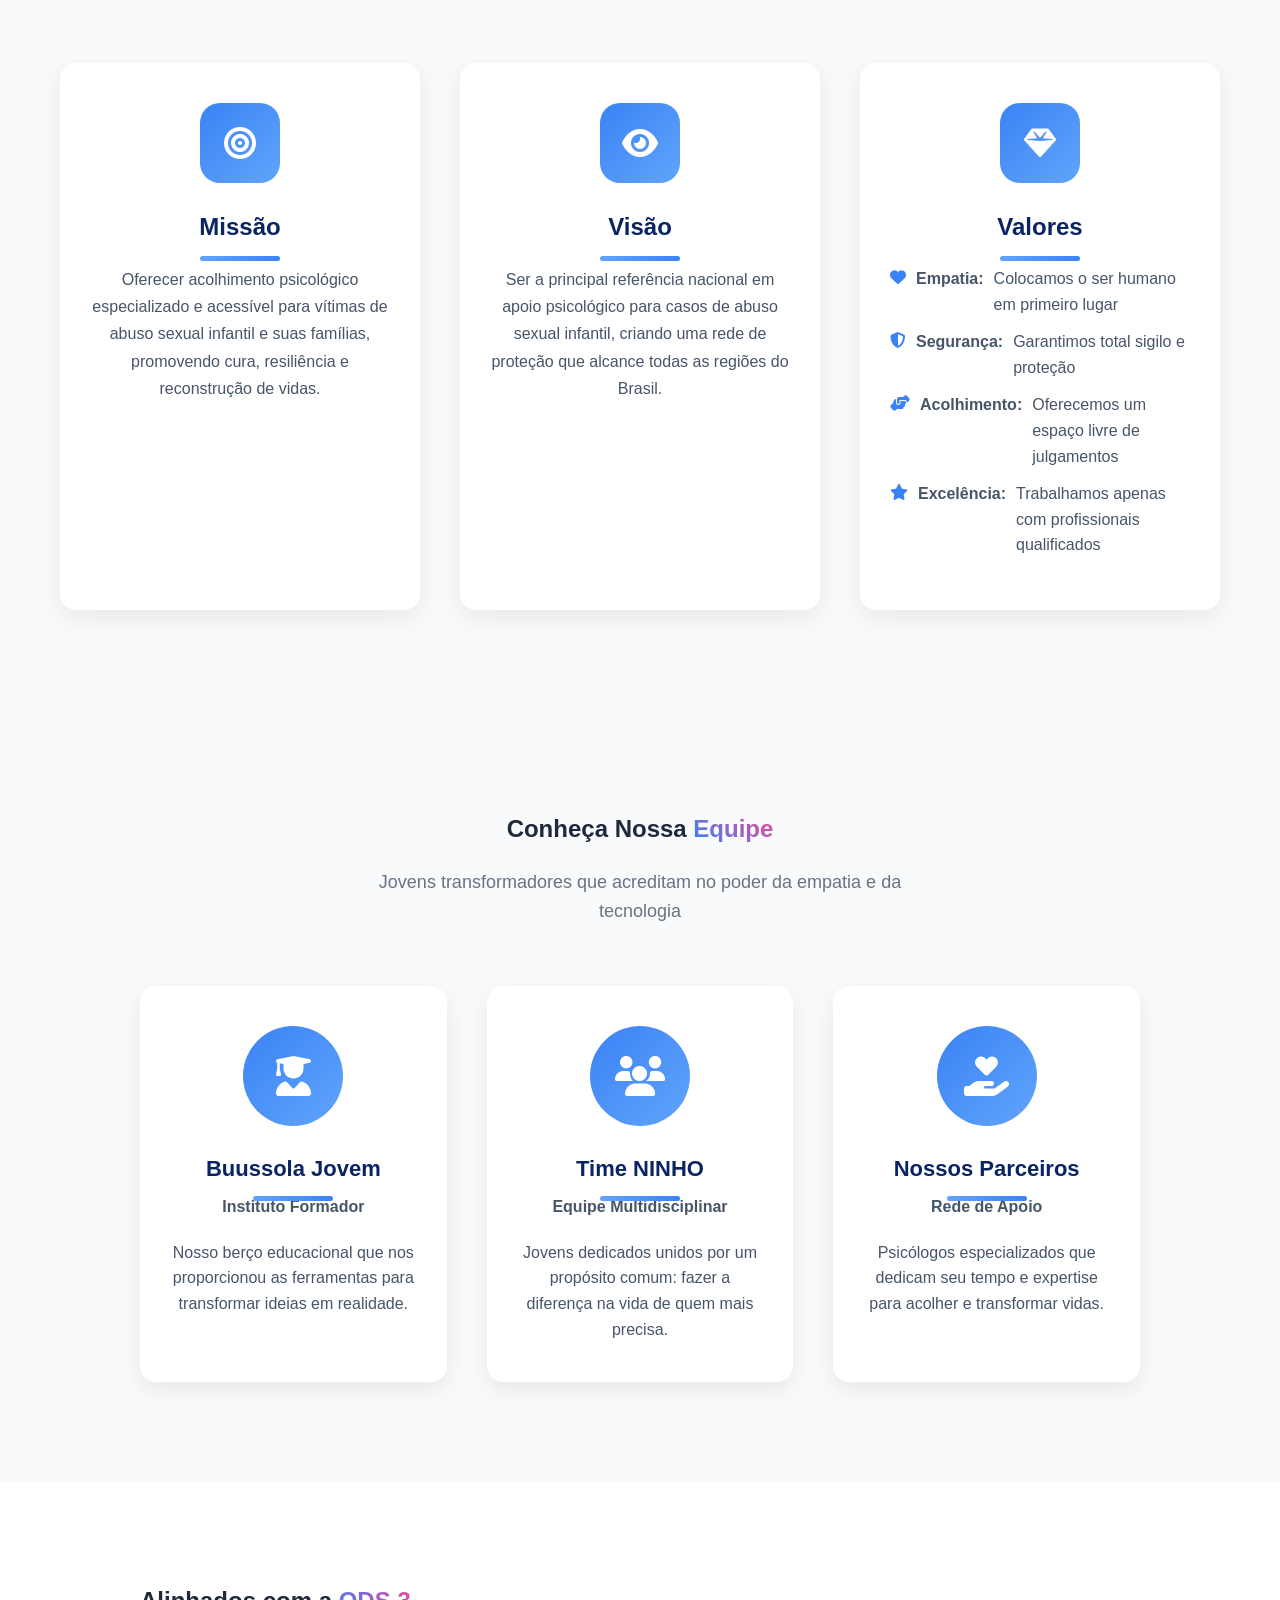
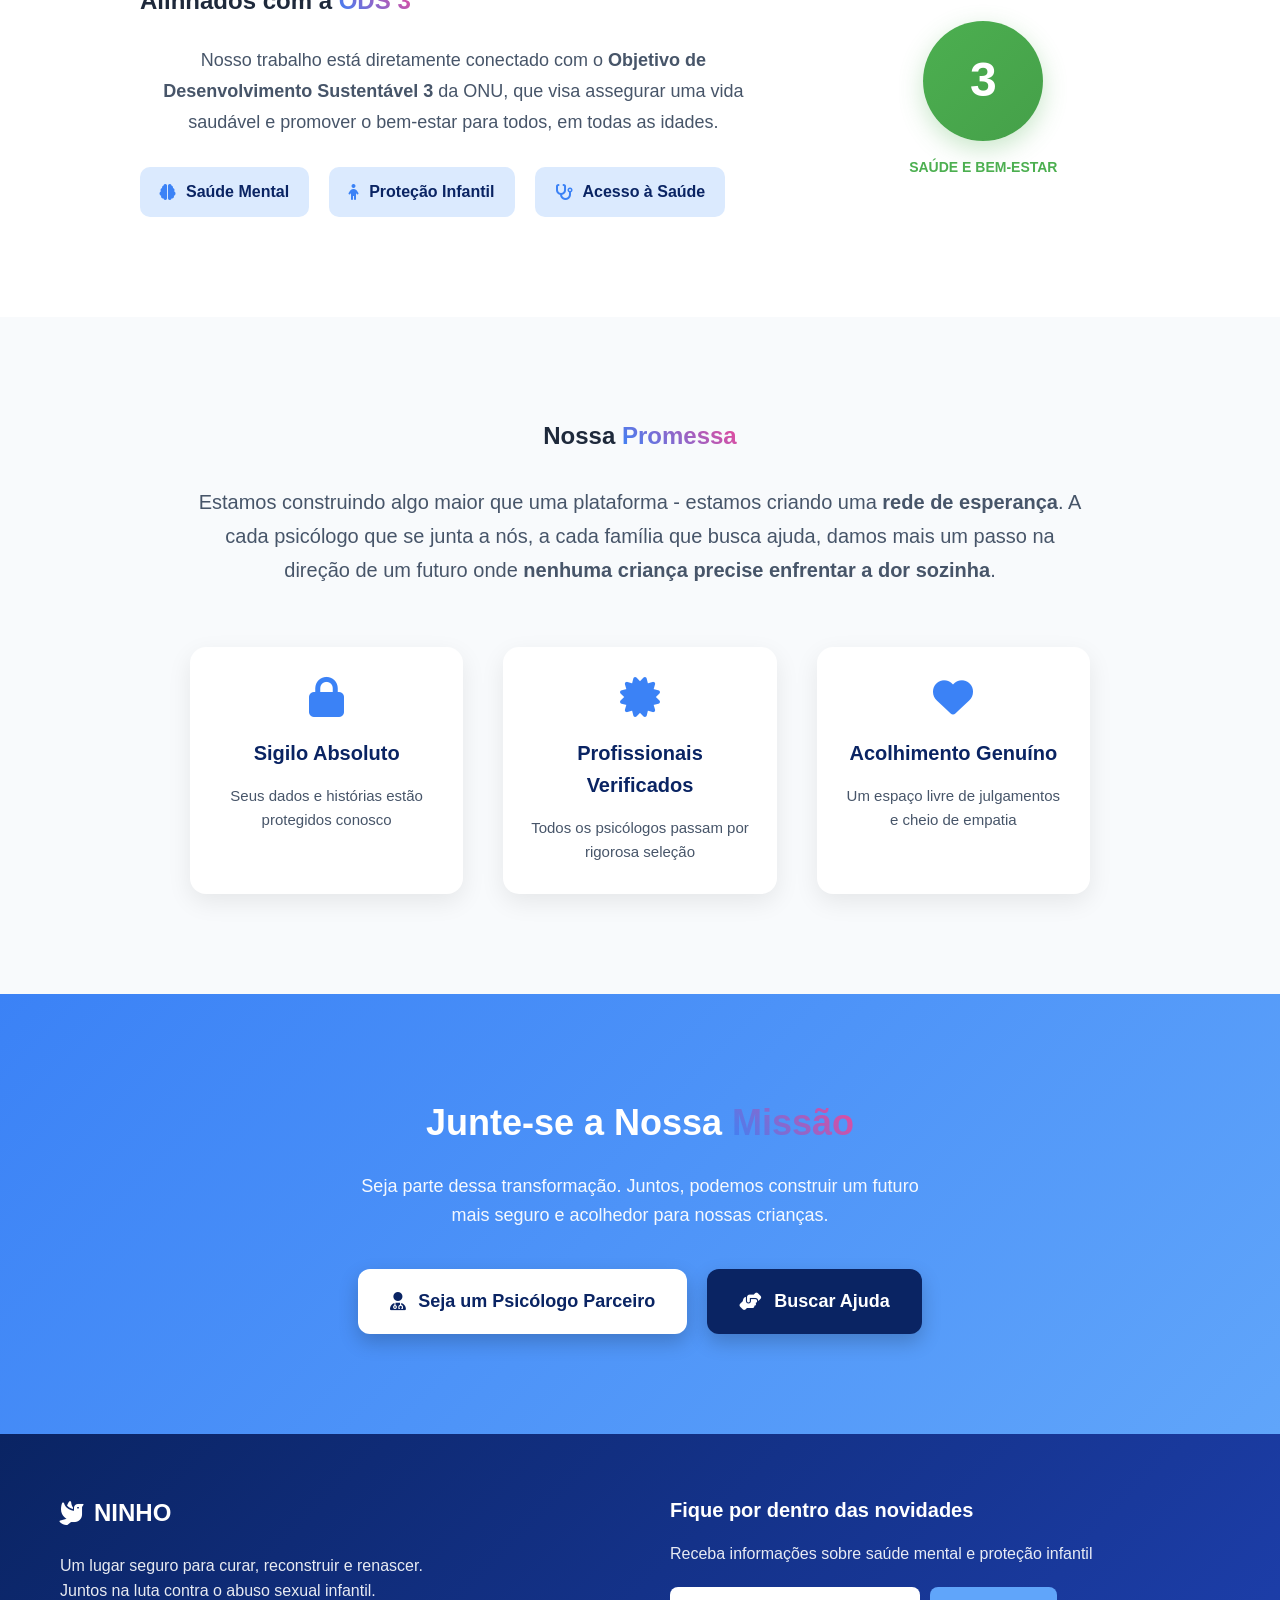
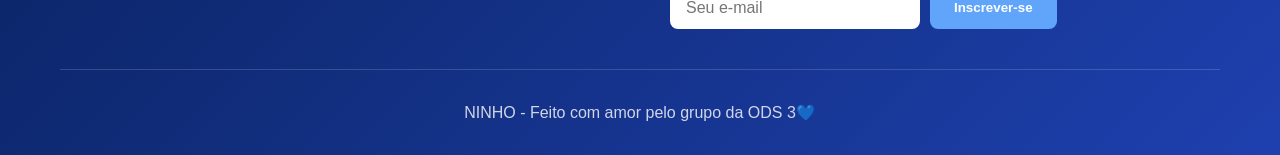
<file: introducao/sobre.html>
<!DOCTYPE html>
<html lang="pt-BR">
<head>
  <meta charset="UTF-8">
  <meta name="viewport" content="width=device-width, initial-scale=1.0">
  <title>Sobre o NINHO | Apoio Psicológico</title>
  <link rel="stylesheet" href="style.css">
  <link rel="stylesheet" href="https://cdnjs.cloudflare.com/ajax/libs/font-awesome/6.4.0/css/all.min.css">
</head>
<body>


  <!-- CABEÇALHO -->
  <header>
    <h1><i class="fas fa-dove"></i> NINHO</h1>
    <nav>
      <a href="index.html">Início</a>
      <a href="sobre.html" class="active">Sobre</a>
      <a href="../psicologia/psicologia.html">Psicólogos</a>
      <a href="../pais/pais.html">Área da Família</a>
      <a href="contato.html">Contato</a>
      <a href="#" class="entrar" id="btn-entrar">Entrar</a>
    </nav>
  </header>


    <!-- MODAL DE LOGIN -->
  <div class="modal" id="modal-login">
    <div class="modal-content">
      <span class="close">&times;</span>
      <div class="modal-header">
        <h2>Acessar NINHO</h2>
        <p>Escolha seu tipo de acesso</p>
      </div>
      <div class="login-options">
        <div class="login-option" onclick="window.location.href='../auth/login.html'">
          <div class="option-icon">
            <i class="fas fa-user-md"></i>
          </div>
          <div class="option-content">
            <h3>PSICÓLOGO</h3>
            <p>Profissionais cadastrados na plataforma</p>
          </div>
          <i class="fas fa-chevron-right arrow"></i>
        </div>
       
        <div class="login-option" onclick="window.location.href='../auth/pais-login.html'">
          <div class="option-icon">
            <i class="fas fa-user-shield"></i>
          </div>
          <div class="option-content">
            <h3>RESPONSÁVEL</h3>
            <p>Famílias e responsáveis por crianças e adolescentes</p>
          </div>
          <i class="fas fa-chevron-right arrow"></i>
        </div>
      </div>
      <div class="modal-footer">
        <p>Não tem uma conta? <a href="index.html" class="link-cadastro">Cadastre-se aqui</a></p>
      </div>
    </div>
  </div>




  <!-- HERO SOBRE -->
  <section class="hero sobre-hero">
    <div class="hero-content">
      <h1>Um lugar seguro para <span class="highlight">curar e reconstruir</span></h1>
      <p>Conheça a história por trás do NINHO e nossa missão de transformar vidas</p>
    </div>
    <div class="hero-wave">
      <svg viewBox="0 0 1200 120" preserveAspectRatio="none">
        <path d="M0,0V46.29c47.79,22.2,103.59,32.17,158,28,70.36-5.37,136.33-33.31,206.8-37.5C438.64,32.43,512.34,53.67,583,72.05c69.27,18,138.3,24.88,209.4,13.08,36.15-6,69.85-17.84,104.45-29.34C989.49,25,1113-14.29,1200,52.47V0Z" opacity=".25" fill="currentColor"></path>
        <path d="M0,0V15.81C13,36.92,27.64,56.86,47.69,72.05,99.41,111.27,165,111,224.58,91.58c31.15-10.15,60.09-26.07,89.67-39.8,40.92-19,84.73-46,130.83-49.67,36.26-2.85,70.9,9.42,98.6,31.56,31.77,25.39,62.32,62,103.63,73,40.44,10.79,81.35-6.69,119.13-24.28s75.16-39,116.92-43.05c59.73-5.85,113.28,22.88,168.9,38.84,30.2,8.66,59,6.17,87.09-7.5,22.43-10.89,48-26.93,60.65-49.24V0Z" opacity=".5" fill="currentColor"></path>
        <path d="M0,0V5.63C149.93,59,314.09,71.32,475.83,42.57c43-7.64,84.23-20.12,127.61-26.46,59-8.63,112.48,12.24,165.56,35.4C827.93,77.22,886,95.24,951.2,90c86.53-7,172.46-45.71,248.8-84.81V0Z" fill="currentColor"></path>
      </svg>
    </div>
  </section>


  <!-- NOSSA HISTÓRIA -->
  <section class="section historia-section">
    <div class="container">
      <div class="historia-content">
        <div class="historia-text">
          <h2>Nossa <span class="gradient-text">Jornada</span></h2>
          <div class="timeline">
            <div class="timeline-item">
              <div class="timeline-marker">
                <i class="fas fa-seedling"></i>
              </div>
              <div class="timeline-content">
                <h3>O Início</h3>
                <p>O NINHO nasceu como um projeto de TCC no Instituto Buussola Jovem, inspirado pela <strong>ODS 3 - Saúde e Bem-Estar</strong> da Agenda 2030 da ONU. Identificamos a saúde mental como uma área crucial que precisava de atenção especial.</p>
              </div>
            </div>
            <div class="timeline-item">
              <div class="timeline-marker">
                <i class="fas fa-heart"></i>
              </div>
              <div class="timeline-content">
                <h3>A Descoberta</h3>
                <p>Em nossa pesquisa, nos deparamos com uma realidade alarmante: o <strong>abuso sexual infantil</strong> afeta milhares de crianças no Brasil, deixando marcas profundas que perduram pela vida toda quando não tratadas adequadamente.</p>
              </div>
            </div>
            <div class="timeline-item">
              <div class="timeline-marker">
                <i class="fas fa-dove"></i>
              </div>
              <div class="timeline-content">
                <h3>O NINHO</h3>
                <p>Criamos então uma plataforma que conecta <strong>vítimas e famílias</strong> a <strong>psicólogos especializados</strong>, oferecendo um espaço seguro, acolhedor e profissional para o processo de cura e reconstrução.</p>
              </div>
            </div>
          </div>
        </div>
        <div class="historia-image">
          <div class="image-card">
            <img src="../img/ninho.png" alt="Símbolo NINHO" class="sobre-bird">
            <div class="image-overlay">
              <h4>Protegendo o Futuro</h4>
              <p>Cada criança merece um ninho seguro</p>
            </div>
          </div>
        </div>
      </div>
    </div>
  </section>


  <!-- MISSÃO, VISÃO, VALORES -->
  <section class="section valores-section">
    <div class="container">
      <h2>Nossos <span class="gradient-text">Pilares</span></h2>
      <div class="valores-grid">
        <div class="valor-card">
          <div class="valor-icon">
            <i class="fas fa-bullseye"></i>
          </div>
          <h3>Missão</h3>
          <p>Oferecer acolhimento psicológico especializado e acessível para vítimas de abuso sexual infantil e suas famílias, promovendo cura, resiliência e reconstrução de vidas.</p>
        </div>
        <div class="valor-card">
          <div class="valor-icon">
            <i class="fas fa-eye"></i>
          </div>
          <h3>Visão</h3>
          <p>Ser a principal referência nacional em apoio psicológico para casos de abuso sexual infantil, criando uma rede de proteção que alcance todas as regiões do Brasil.</p>
        </div>
        <div class="valor-card">
          <div class="valor-icon">
            <i class="fas fa-gem"></i>
          </div>
          <h3>Valores</h3>
          <ul>
            <li><i class="fas fa-heart"></i> <strong>Empatia:</strong> Colocamos o ser humano em primeiro lugar</li>
            <li><i class="fas fa-shield-alt"></i> <strong>Segurança:</strong> Garantimos total sigilo e proteção</li>
            <li><i class="fas fa-hands-helping"></i> <strong>Acolhimento:</strong> Oferecemos um espaço livre de julgamentos</li>
            <li><i class="fas fa-star"></i> <strong>Excelência:</strong> Trabalhamos apenas com profissionais qualificados</li>
          </ul>
        </div>
      </div>
    </div>
  </section>


  <!-- EQUIPE -->
  <section class="section equipe-section">
    <div class="container">
      <h2>Conheça Nossa <span class="gradient-text">Equipe</span></h2>
      <p class="section-subtitle">Jovens transformadores que acreditam no poder da empatia e da tecnologia</p>
      <div class="equipe-grid">
        <div class="membro-card">
          <div class="membro-avatar">
            <i class="fas fa-user-graduate"></i>
          </div>
          <h3>Buussola Jovem</h3>
          <p class="membro-cargo">Instituto Formador</p>
          <p>Nosso berço educacional que nos proporcionou as ferramentas para transformar ideias em realidade.</p>
        </div>
        <div class="membro-card">
          <div class="membro-avatar">
            <i class="fas fa-users"></i>
          </div>
          <h3>Time NINHO</h3>
          <p class="membro-cargo">Equipe Multidisciplinar</p>
          <p>Jovens dedicados unidos por um propósito comum: fazer a diferença na vida de quem mais precisa.</p>
        </div>
        <div class="membro-card">
          <div class="membro-avatar">
            <i class="fas fa-hand-holding-heart"></i>
          </div>
          <h3>Nossos Parceiros</h3>
          <p class="membro-cargo">Rede de Apoio</p>
          <p>Psicólogos especializados que dedicam seu tempo e expertise para acolher e transformar vidas.</p>
        </div>
      </div>
    </div>
  </section>


  <!-- ODS 3 -->
  <section class="section ods-section">
    <div class="container">
      <div class="ods-content">
        <div class="ods-text">
          <h2>Alinhados com a <span class="gradient-text">ODS 3</span></h2>
          <p>Nosso trabalho está diretamente conectado com o <strong>Objetivo de Desenvolvimento Sustentável 3</strong> da ONU, que visa assegurar uma vida saudável e promover o bem-estar para todos, em todas as idades.</p>
          <div class="ods-details">
            <div class="ods-detail">
              <i class="fas fa-brain"></i>
              <span>Saúde Mental</span>
            </div>
            <div class="ods-detail">
              <i class="fas fa-child"></i>
              <span>Proteção Infantil</span>
            </div>
            <div class="ods-detail">
              <i class="fas fa-stethoscope"></i>
              <span>Acesso à Saúde</span>
            </div>
          </div>
        </div>
        <div class="ods-visual">
          <div class="ods-logo">
            <div class="ods-circle">3</div>
            <p>SAÚDE E BEM-ESTAR</p>
          </div>
        </div>
      </div>
    </div>
  </section>


  <!-- NOSSA PROMESSA -->
  <section class="section promessa-section">
    <div class="container">
      <div class="promessa-content">
        <h2>Nossa <span class="gradient-text">Promessa</span></h2>
        <p class="promessa-text">Estamos construindo algo maior que uma plataforma - estamos criando uma <strong>rede de esperança</strong>. A cada psicólogo que se junta a nós, a cada família que busca ajuda, damos mais um passo na direção de um futuro onde <strong>nenhuma criança precise enfrentar a dor sozinha</strong>.</p>
        <div class="promessa-features">
          <div class="feature">
            <i class="fas fa-lock"></i>
            <h4>Sigilo Absoluto</h4>
            <p>Seus dados e histórias estão protegidos conosco</p>
          </div>
          <div class="feature">
            <i class="fas fa-certificate"></i>
            <h4>Profissionais Verificados</h4>
            <p>Todos os psicólogos passam por rigorosa seleção</p>
          </div>
          <div class="feature">
            <i class="fas fa-heart"></i>
            <h4>Acolhimento Genuíno</h4>
            <p>Um espaço livre de julgamentos e cheio de empatia</p>
          </div>
        </div>
      </div>
    </div>
  </section>


  <!-- CALL TO ACTION -->
  <section class="section cta-section">
    <div class="container">
      <div class="cta-content">
        <h2>Junte-se a Nossa <span class="gradient-text">Missão</span></h2>
        <p>Seja parte dessa transformação. Juntos, podemos construir um futuro mais seguro e acolhedor para nossas crianças.</p>
        <div class="cta-buttons">
          <a href="cadastro-psicologo.html" class="btn-primary">
            <i class="fas fa-user-md"></i>
            Seja um Psicólogo Parceiro
          </a>
          <a href="agendar-sessao.html" class="btn-secondary">
            <i class="fas fa-hands-helping"></i>
            Buscar Ajuda
          </a>
        </div>
      </div>
    </div>
  </section>


  <!-- RODAPÉ -->
  <footer>
    <div class="container">
      <div class="footer-content">
        <div class="footer-info">
          <h3><i class="fas fa-dove"></i> NINHO</h3>
          <p>Um lugar seguro para curar, reconstruir e renascer. Juntos na luta contra o abuso sexual infantil.</p>
        </div>
        <div class="footer-newsletter">
          <h3>Fique por dentro das novidades</h3>
          <p>Receba informações sobre saúde mental e proteção infantil</p>
          <div class="form">
            <input type="email" placeholder="Seu e-mail">
            <button>Inscrever-se</button>
          </div>
        </div>
      </div>
      <div class="footer-bottom">
        <p>NINHO   - Feito com amor pelo grupo da ODS 3💙</p>
      </div>
    </div>
  </footer>


  <script>
    // Modal de Login (reutilizado da página inicial)
    const modal = document.getElementById('modal-login');
    const btn = document.getElementById('btn-entrar');
    const span = document.getElementsByClassName('close')[0];


    if (btn && modal && span) {
      btn.onclick = function(e) {
        e.preventDefault();
        modal.style.display = 'block';
      }


      span.onclick = function() {
        modal.style.display = 'none';
      }


      window.onclick = function(event) {
        if (event.target == modal) {
          modal.style.display = 'none';
        }
      }
    }
  </script>


</body>
</html>
</file>
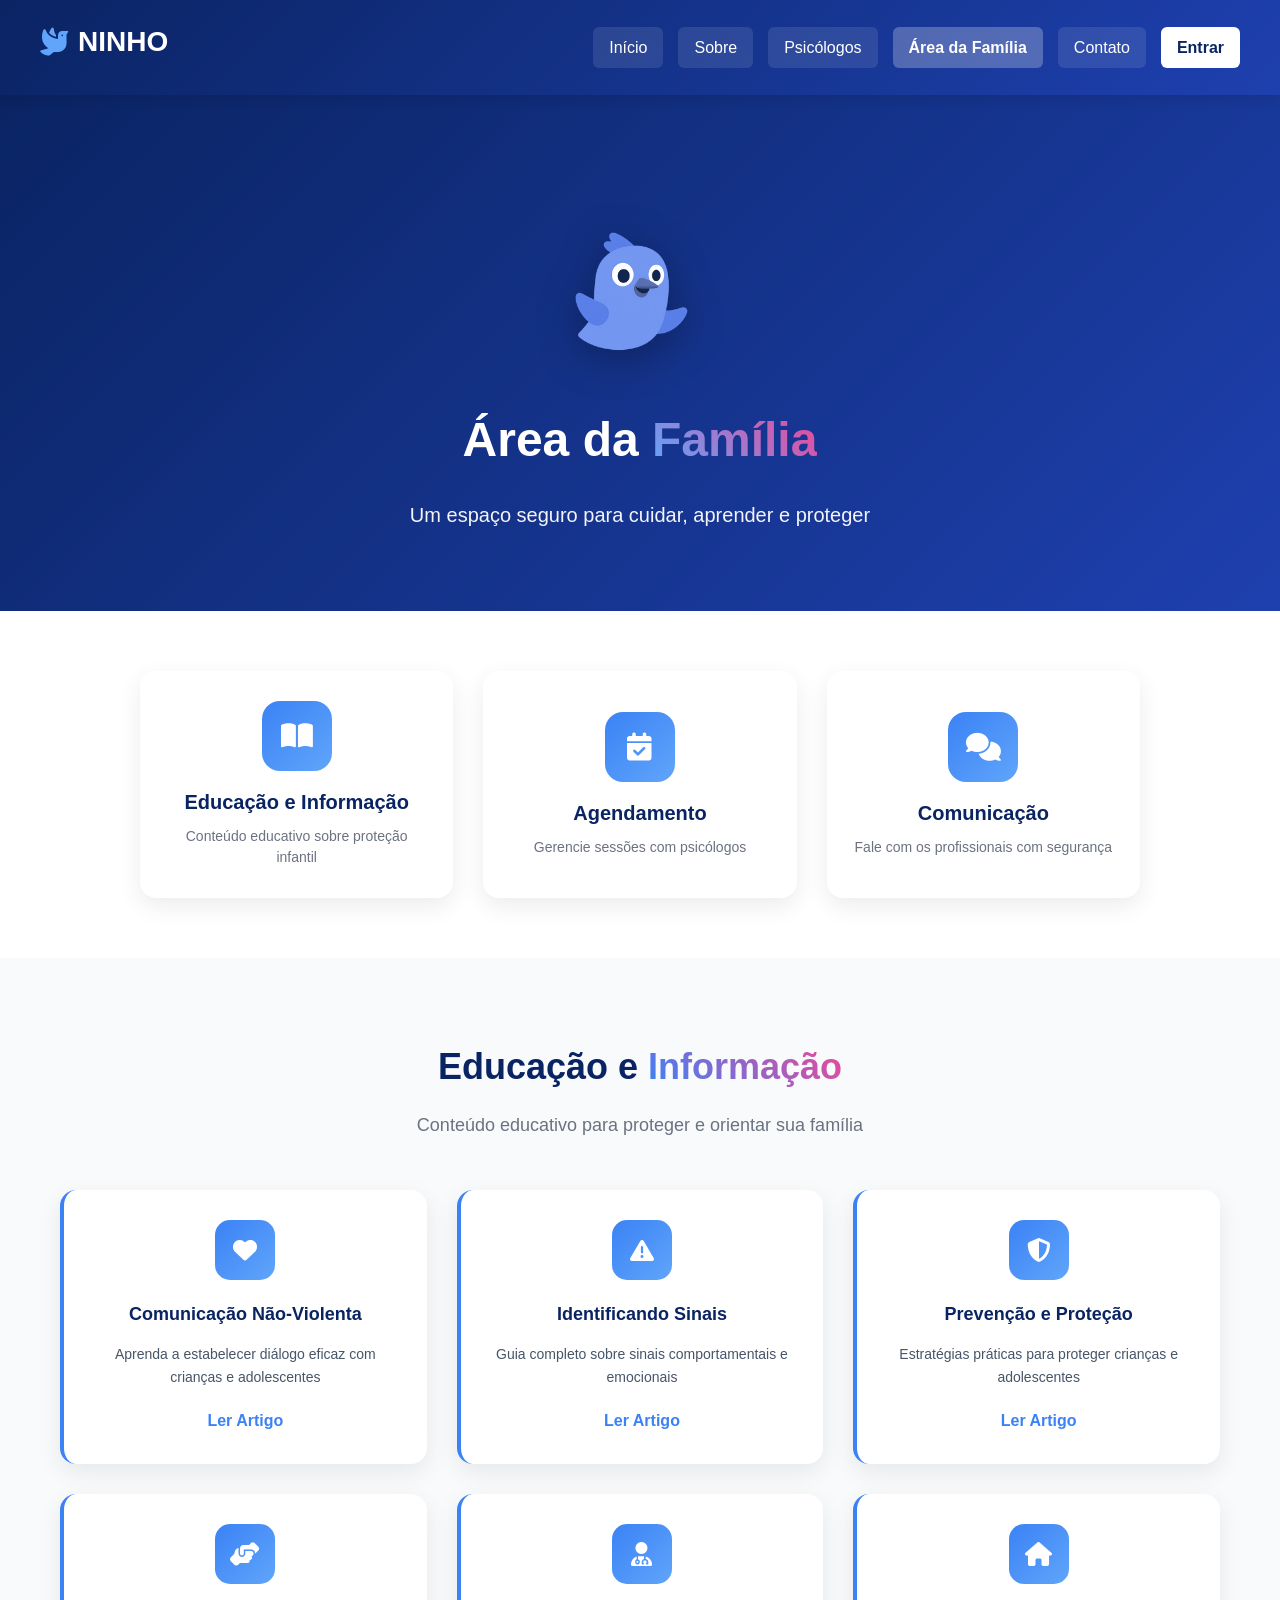
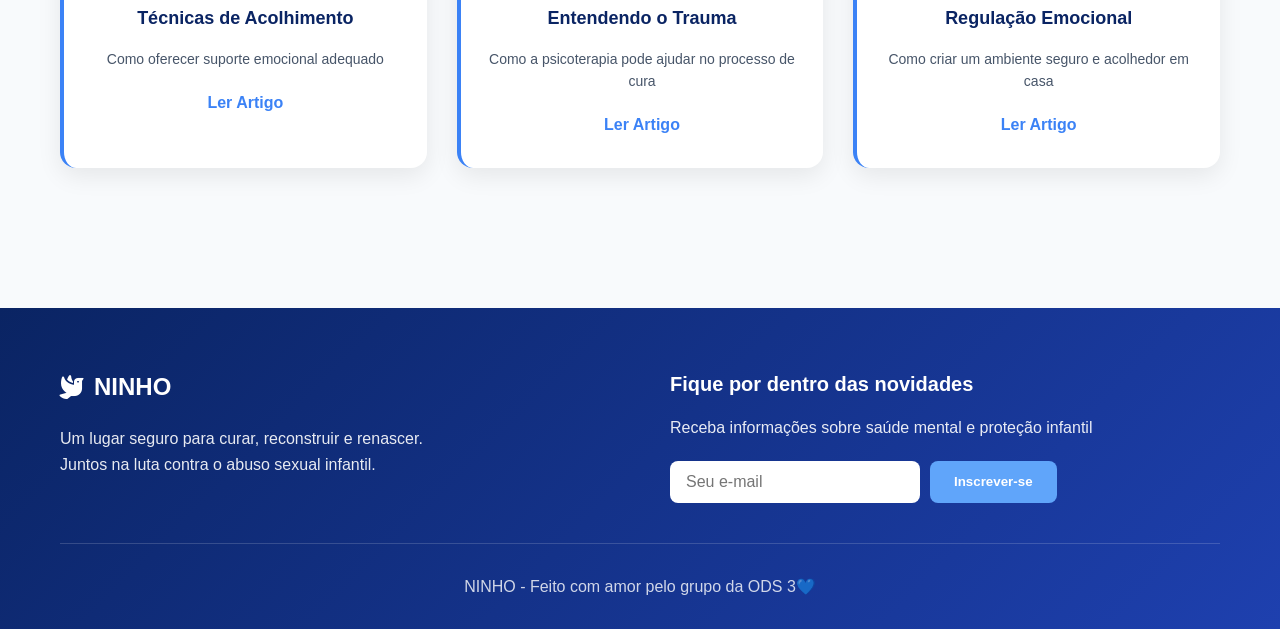
<file: pais/pais.html>
<!DOCTYPE html>
<html lang="pt-BR">
<head>
  <meta charset="UTF-8">
  <meta name="viewport" content="width=device-width, initial-scale=1.0">
  <title>Área da Família | NINHO</title>
  <link rel="stylesheet" href="pais.css">
  <link rel="stylesheet" href="https://cdnjs.cloudflare.com/ajax/libs/font-awesome/6.4.0/css/all.min.css">
</head>
<body>
  <!-- CABEÇALHO -->
  <header>
    <h1><i class="fas fa-dove"></i> NINHO</h1>
    <nav>
      <a href="../index.html">Início</a>
      <a href="../sobre.html">Sobre</a>
      <a href="../psicologia/psicologia.html">Psicólogos</a>
      <a href="#" class="active">Área da Família</a>
      <a href="../contato.html">Contato</a>
      <a href="#" class="entrar" id="btn-entrar">Entrar</a>
    </nav>
  </header>

  <!-- MODAL DE LOGIN -->
  <div class="modal" id="modal-login">
    <div class="modal-content">
      <span class="close">&times;</span>
      <div class="modal-header">
        <h2>Acessar NINHO</h2>
        <p>Escolha seu tipo de acesso</p>
      </div>
      <div class="login-options">
        <div class="login-option" onclick="window.location.href='../auth/login.html'">
          <div class="option-icon">
            <i class="fas fa-user-md"></i>
          </div>
          <div class="option-content">
            <h3>PSICÓLOGO</h3>
            <p>Profissionais cadastrados na plataforma</p>
          </div>
          <i class="fas fa-chevron-right arrow"></i>
        </div>
        
        <div class="login-option" onclick="window.location.href='../auth/pais-login.html'">
          <div class="option-icon">
            <i class="fas fa-user-shield"></i>
          </div>
          <div class="option-content">
            <h3>RESPONSÁVEL</h3>
            <p>Famílias e responsáveis por crianças e adolescentes</p>
          </div>
          <i class="fas fa-chevron-right arrow"></i>
        </div>
      </div>
      <div class="modal-footer">
        <p>Não tem uma conta? <a href="../index.html" class="link-cadastro">Cadastre-se aqui</a></p>
      </div>
    </div>
  </div>

  <!-- HERO SECTION -->
  <section class="hero pais-hero">
    <div class="hero-content">
      <div class="hero-image">
        <img src="../img/ninho.png" alt="Ninho" class="ninho-img">
      </div>
      <h1>Área da <span class="highlight">Família</span></h1>
      <p>Um espaço seguro para cuidar, aprender e proteger</p>
    </div>
  </section>

  <!-- MENU DE NAVEGAÇÃO INTERNA -->
  <section class="section menu-section">
    <div class="container">
      <div class="menu-grid">
        <button class="menu-card nav-btn active" onclick="showSection('educacao')">
          <div class="menu-icon">
            <i class="fas fa-book-open"></i>
          </div>
          <h3>Educação e Informação</h3>
          <p>Conteúdo educativo sobre proteção infantil</p>
        </button>
        
        <button class="menu-card nav-btn" onclick="showSection('agendamento')">
          <div class="menu-icon">
            <i class="fas fa-calendar-check"></i>
          </div>
          <h3>Agendamento</h3>
          <p>Gerencie sessões com psicólogos</p>
        </button>
        
        <button class="menu-card nav-btn" onclick="showSection('comunicacao')">
          <div class="menu-icon">
            <i class="fas fa-comments"></i>
          </div>
          <h3>Comunicação</h3>
          <p>Fale com os profissionais com segurança</p>
        </button>
      </div>
    </div>
  </section>

  <!-- SEÇÃO EDUCAÇÃO E INFORMAÇÃO -->
  <section id="educacao" class="content-section active">
    <div class="container">
      <div class="section-header">
        <h2>Educação e <span class="gradient-text">Informação</span></h2>
        <p>Conteúdo educativo para proteger e orientar sua família</p>
      </div>
      
      <div class="educacao-grid">
        <div class="educacao-card" onclick="openArticle('comunicacao')">
          <div class="card-icon">
            <i class="fas fa-heart"></i>
          </div>
          <h3>Comunicação Não-Violenta</h3>
          <p>Aprenda a estabelecer diálogo eficaz com crianças e adolescentes</p>
          <span class="card-link">Ler Artigo</span>
        </div>
        
        <div class="educacao-card" onclick="openArticle('sinais')">
          <div class="card-icon">
            <i class="fas fa-exclamation-triangle"></i>
          </div>
          <h3>Identificando Sinais</h3>
          <p>Guia completo sobre sinais comportamentais e emocionais</p>
          <span class="card-link">Ler Artigo</span>
        </div>
        
        <div class="educacao-card" onclick="openArticle('prevencao')">
          <div class="card-icon">
            <i class="fas fa-shield-alt"></i>
          </div>
          <h3>Prevenção e Proteção</h3>
          <p>Estratégias práticas para proteger crianças e adolescentes</p>
          <span class="card-link">Ler Artigo</span>
        </div>
        
        <div class="educacao-card" onclick="openArticle('acolhimento')">
          <div class="card-icon">
            <i class="fas fa-hands-helping"></i>
          </div>
          <h3>Técnicas de Acolhimento</h3>
          <p>Como oferecer suporte emocional adequado</p>
          <span class="card-link">Ler Artigo</span>
        </div>
        
        <div class="educacao-card" onclick="openArticle('trauma')">
          <div class="card-icon">
            <i class="fas fa-user-md"></i>
          </div>
          <h3>Entendendo o Trauma</h3>
          <p>Como a psicoterapia pode ajudar no processo de cura</p>
          <span class="card-link">Ler Artigo</span>
        </div>
        
        <div class="educacao-card" onclick="openArticle('regulacao')">
          <div class="card-icon">
            <i class="fas fa-home"></i>
          </div>
          <h3>Regulação Emocional</h3>
          <p>Como criar um ambiente seguro e acolhedor em casa</p>
          <span class="card-link">Ler Artigo</span>
        </div>
      </div>
    </div>
  </section>

  <!-- SEÇÃO AGENDAMENTO -->
  <section id="agendamento" class="content-section">
    <div class="container">
      <div class="section-header">
        <h2>Agendamento de <span class="gradient-text">Sessões</span></h2>
        <p>Gerencie as consultas do seu filho de forma simples e segura</p>
      </div>
      
      <div class="agendamento-content">
        <div class="agendamento-info">
          <div class="info-card">
            <h3><i class="fas fa-calendar-alt"></i> Próximas Sessões</h3>
            <div class="sessao-item">
              <div class="sessao-data">
                <span class="dia">15</span>
                <span class="mes">NOV</span>
              </div>
              <div class="sessao-detalhes">
                <h4>Dra. Maria Silva</h4>
                <p>14:00 - 15:00 | Online</p>
              </div>
              <button class="btn-acao" onclick="viewChildProfile('P001')">Detalhes</button>
            </div>
            
            <div class="sessao-item">
              <div class="sessao-data">
                <span class="dia">18</span>
                <span class="mes">NOV</span>
              </div>
              <div class="sessao-detalhes">
                <h4>Dr. João Santos</h4>
                <p>10:00 - 11:00 | Presencial</p>
              </div>
              <button class="btn-acao" onclick="viewChildProfile('P002')">Detalhes</button>
            </div>
          </div>
          
          <div class="info-card">
            <h3><i class="fas fa-plus-circle"></i> Nova Sessão</h3>
            <p>Agende uma consulta com um de nossos psicólogos especializados</p>
            <button class="btn-primary" onclick="scheduleSession()">
              <i class="fas fa-calendar-plus"></i>
              Agendar Consulta
            </button>
          </div>

          <div class="info-card">
            <h3><i class="fas fa-child"></i> Gerenciar Crianças</h3>
            <p>Adicione ou edite informações das crianças sob sua responsabilidade</p>
            <button class="btn-secondary" onclick="addChild()">
              <i class="fas fa-user-plus"></i>
              Adicionar Criança
            </button>
          </div>
        </div>
        
        <div class="agendamento-calendario">
          <div class="calendario-header">
            <h4>Novembro 2024</h4>
          </div>
          <div class="calendario-grid">
            <div class="calendario-dia">Dom</div>
            <div class="calendario-dia">Seg</div>
            <div class="calendario-dia">Ter</div>
            <div class="calendario-dia">Qua</div>
            <div class="calendario-dia">Qui</div>
            <div class="calendario-dia">Sex</div>
            <div class="calendario-dia">Sáb</div>
            
            <!-- Dias do mês -->
            <div class="calendario-data vazio"></div>
            <div class="calendario-data vazio"></div>
            <div class="calendario-data">1</div>
            <div class="calendario-data">2</div>
            <div class="calendario-data">3</div>
            <div class="calendario-data">4</div>
            <div class="calendario-data">5</div>
            <div class="calendario-data">6</div>
            <div class="calendario-data">7</div>
            <div class="calendario-data">8</div>
            <div class="calendario-data">9</div>
            <div class="calendario-data">10</div>
            <div class="calendario-data">11</div>
            <div class="calendario-data">12</div>
            <div class="calendario-data">13</div>
            <div class="calendario-data">14</div>
            <div class="calendario-data com-sessao">15</div>
            <div class="calendario-data">16</div>
            <div class="calendario-data">17</div>
            <div class="calendario-data com-sessao">18</div>
            <div class="calendario-data">19</div>
            <div class="calendario-data">20</div>
            <div class="calendario-data">21</div>
            <div class="calendario-data">22</div>
            <div class="calendario-data">23</div>
            <div class="calendario-data">24</div>
            <div class="calendario-data">25</div>
            <div class="calendario-data">26</div>
            <div class="calendario-data">27</div>
            <div class="calendario-data">28</div>
            <div class="calendario-data">29</div>
            <div class="calendario-data">30</div>
          </div>
        </div>
      </div>
    </div>
  </section>

  <!-- SEÇÃO COMUNICAÇÃO -->
  <section id="comunicacao" class="content-section">
    <div class="container">
      <div class="section-header">
        <h2>Comunicação <span class="gradient-text">Segura</span></h2>
        <p>Entre em contato com os profissionais de forma protegida</p>
      </div>
      
      <div class="comunicacao-content">
        <div class="mensagens-list">
          <h3>Conversas Recentes</h3>
          <div class="mensagem-item" onclick="contactPsychologist()">
            <div class="mensagem-avatar">
              <i class="fas fa-user-md"></i>
            </div>
            <div class="mensagem-content">
              <h4>Dra. Maria Silva</h4>
              <p>Gostaria de combinar alguns detalhes para a próxima sessão...</p>
              <span class="mensagem-time">Hoje, 14:30</span>
            </div>
          </div>
          
          <div class="mensagem-item" onclick="contactPsychologist()">
            <div class="mensagem-avatar">
              <i class="fas fa-user-md"></i>
            </div>
            <div class="mensagem-content">
              <h4>Dr. João Santos</h4>
              <p>O relatório da última sessão está disponível...</p>
              <span class="mensagem-time">Ontem, 09:15</span>
            </div>
          </div>

          <div class="nova-mensagem">
            <button class="btn-primary" onclick="contactPsychologist()">
              <i class="fas fa-plus"></i>
              Nova Mensagem
            </button>
          </div>
        </div>
        
        <div class="comunicacao-info">
          <div class="info-card">
            <h3><i class="fas fa-lock"></i> Comunicação Segura</h3>
            <p>Todas as mensagens são criptografadas e protegidas por sigilo profissional</p>
            <ul class="feature-list">
              <li><i class="fas fa-check"></i> Sigilo absoluto garantido</li>
              <li><i class="fas fa-check"></i> Resposta em até 24h</li>
              <li><i class="fas fa-check"></i> Arquivos protegidos</li>
            </ul>
          </div>
          
          <div class="info-card">
            <h3><i class="fas fa-chart-line"></i> Acompanhamento</h3>
            <p>Acompanhe o progresso e evolução do tratamento</p>
            <button class="btn-secondary" onclick="openProgress()">
              <i class="fas fa-chart-bar"></i>
              Ver Progresso
            </button>
          </div>
        </div>
      </div>
    </div>
  </section>

  <!-- SEÇÃO APOIO IMEDIATO -->
  <section id="emergencia" class="content-section">
    <div class="container">
      <div class="section-header">
        <h2>Apoio <span class="gradient-text">Imediato</span></h2>
        <p>Recursos essenciais para situações de emergência</p>
      </div>
      
      <div class="emergencia-grid">
        <div class="emergencia-card emergencia" onclick="openEmergency('disque100')">
          <div class="card-icon">
            <i class="fas fa-phone-alt"></i>
          </div>
          <h3>Disque Denúncia</h3>
          <p class="numero-emergencia">Disque 100</p>
          <p>Serviço de proteção de crianças e adolescentes com foco em direitos humanos</p>
        </div>
        
        <div class="emergencia-card conselho" onclick="openEmergency('conselho')">
          <div class="card-icon">
            <i class="fas fa-hands-helping"></i>
          </div>
          <h3>Conselho Tutelar</h3>
          <p class="numero-emergencia">Encontre o mais próximo</p>
          <p>Órgão responsável por zelar pelos direitos das crianças e adolescentes</p>
        </div>
        
        <div class="emergencia-card policia" onclick="openEmergency('policia')">
          <div class="card-icon">
            <i class="fas fa-shield-alt"></i>
          </div>
          <h3>Polícia Especializada</h3>
          <p class="numero-emergencia">190 ou Delegacias</p>
          <p>Delegacias especializadas no atendimento a crianças e adolescentes</p>
        </div>
        
        <div class="emergencia-card crise" onclick="openEmergency('cvv')">
          <div class="card-icon">
            <i class="fas fa-life-ring"></i>
          </div>
          <h3>Apoio em Crise</h3>
          <p class="numero-emergencia">CVV - 188</p>
          <p>Atendimento 24h para apoio emocional e prevenção do suicídio</p>
        </div>
      </div>
      
      <div class="emergencia-aviso">
        <div class="aviso-content">
          <i class="fas fa-exclamation-triangle"></i>
          <div>
            <h4>Importante</h4>
            <p>Em caso de emergência ou perigo iminente, entre em contato imediatamente com as autoridades. Não hesite em buscar ajuda.</p>
          </div>
        </div>
      </div>

      <div class="recursos-adicionais">
        <h3>Recursos Adicionais</h3>
        <div class="recursos-grid">
          <div class="recurso-card" onclick="openResource('grupos')">
            <h3><i class="fas fa-user-friends"></i> Grupos de Apoio</h3>
            <p>Encontre outros pais e responsáveis para troca de experiências</p>
            <span class="card-link">Participar</span>
          </div>
          
          <div class="recurso-card" onclick="openResource('materiais')">
            <h3><i class="fas fa-file-pdf"></i> Materiais para Download</h3>
            <p>Cartilhas, guias e materiais educativos para proteção infantil</p>
            <span class="card-link">Acessar</span>
          </div>
          
          <div class="recurso-card" onclick="openResource('cuidador')">
            <h3><i class="fas fa-heartbeat"></i> Cuidado com o Cuidador</h3>
            <p>Recursos e indicações para o autocuidado dos responsáveis</p>
            <span class="card-link">Conhecer</span>
          </div>
        </div>
      </div>
    </div>
  </section>

  <!-- MODAL PARA CONTEÚDO -->
  <div id="actionModal" class="modal">
    <div class="modal-content modal-lg">
      <span class="close" onclick="closeModal()">&times;</span>
      <div id="modalBody"></div>
    </div>
  </div>

  <!-- RODAPÉ -->
  <footer>
    <div class="container">
      <div class="footer-content">
        <div class="footer-info">
          <h3><i class="fas fa-dove"></i> NINHO</h3>
          <p>Um lugar seguro para curar, reconstruir e renascer. Juntos na luta contra o abuso sexual infantil.</p>
        </div>
        <div class="footer-newsletter">
          <h3>Fique por dentro das novidades</h3>
          <p>Receba informações sobre saúde mental e proteção infantil</p>
          <div class="form">
            <input type="email" placeholder="Seu e-mail">
            <button>Inscrever-se</button>
          </div>
        </div>
      </div>
      <div class="footer-bottom">
        <p>NINHO   - Feito com amor pelo grupo da ODS 3💙</p>
      </div>
    </div>
  </footer>

  <script src="pais.js"></script>
</body>
</html>
</file>
<file: style.css>
* {
  box-sizing: border-box;
  margin: 0;
  padding: 0;
  font-family: 'Segoe UI', Tahoma, Geneva, Verdana, sans-serif;
}

:root {
  --azul-escuro: #0a2463;
  --azul-medio: #1e40af;
  --azul-principal: #3b82f6;
  --azul-claro: #60a5fa;
  --azul-muito-claro: #dbeafe;
  --branco: #ffffff;
  --cinza-claro: #f8fafc;
  --verde: #10b981;
  --rosa: #ec4899;
}

body {
  background-color: var(--cinza-claro);
  color: #1e293b;
  line-height: 1.6;
}

.container {
  max-width: 1200px;
  margin: 0 auto;
  padding: 0 20px;
}

/* ---------- CABEÇALHO ---------- */
header {
  background: linear-gradient(135deg, var(--azul-escuro), var(--azul-medio));
  color: var(--branco);
  padding: 20px 40px;
  display: flex;
  justify-content: space-between;
  align-items: center;
  flex-wrap: wrap;
  box-shadow: 0 4px 12px rgba(0, 0, 0, 0.1);
  position: sticky;
  top: 0;
  z-index: 1000;
}

header h1 {
  font-size: 28px;
  font-weight: 700;
  margin-bottom: 10px;
  display: flex;
  align-items: center;
  gap: 10px;
}

header h1 i {
  color: var(--azul-claro);
}

nav {
  display: flex;
  flex-wrap: wrap;
  gap: 15px;
  justify-content: center;
}

nav a {
  color: var(--branco);
  text-decoration: none;
  font-weight: 500;
  background: rgba(255, 255, 255, 0.1);
  padding: 8px 16px;
  border-radius: 6px;
  transition: 0.3s;
}

nav a:hover {
  background: rgba(255, 255, 255, 0.25);
  transform: translateY(-2px);
}

nav a.entrar {
  background: var(--branco);
  color: var(--azul-escuro);
  font-weight: 600;
}

/* ---------- MODAL DE LOGIN ---------- */
.modal {
  display: none;
  position: fixed;
  z-index: 2000;
  left: 0;
  top: 0;
  width: 100%;
  height: 100%;
  background-color: rgba(0, 0, 0, 0.5);
  backdrop-filter: blur(5px);
}

.modal-content {
  background-color: var(--branco);
  margin: 10% auto;
  padding: 0;
  border-radius: 16px;
  width: 90%;
  max-width: 500px;
  box-shadow: 0 20px 40px rgba(0, 0, 0, 0.2);
  animation: modalFadeIn 0.3s;
}

@keyframes modalFadeIn {
  from { opacity: 0; transform: translateY(-50px); }
  to { opacity: 1; transform: translateY(0); }
}

.close {
  color: #aaa;
  float: right;
  font-size: 28px;
  font-weight: bold;
  padding: 15px 20px 0 0;
  cursor: pointer;
}

.close:hover {
  color: var(--azul-escuro);
}

.modal-header {
  padding: 30px 30px 20px;
  text-align: center;
  border-bottom: 1px solid #e5e7eb;
}

.modal-header h2 {
  color: var(--azul-escuro);
  margin-bottom: 8px;
  font-size: 24px;
}

.modal-header p {
  color: #6b7280;
  font-size: 16px;
}

.login-options {
  padding: 20px 30px;
}

.login-option {
  display: flex;
  align-items: center;
  padding: 20px;
  margin-bottom: 15px;
  border: 2px solid #e5e7eb;
  border-radius: 12px;
  cursor: pointer;
  transition: all 0.3s ease;
  background: var(--branco);
}

.login-option:hover {
  border-color: var(--azul-principal);
  transform: translateY(-2px);
  box-shadow: 0 8px 20px rgba(59, 130, 246, 0.15);
}

.option-icon {
  width: 50px;
  height: 50px;
  border-radius: 12px;
  background: linear-gradient(135deg, var(--azul-principal), var(--azul-claro));
  display: flex;
  align-items: center;
  justify-content: center;
  margin-right: 15px;
}

.option-icon i {
  color: var(--branco);
  font-size: 20px;
}

.option-content {
  flex: 1;
}

.option-content h3 {
  color: var(--azul-escuro);
  margin-bottom: 5px;
  font-size: 18px;
}

.option-content p {
  color: #6b7280;
  font-size: 14px;
  line-height: 1.4;
}

.arrow {
  color: var(--azul-principal);
  font-size: 16px;
}

.modal-footer {
  padding: 20px 30px;
  text-align: center;
  border-top: 1px solid #e5e7eb;
  background: #f9fafb;
  border-radius: 0 0 16px 16px;
}

.modal-footer p {
  color: #6b7280;
  font-size: 14px;
}

.link-cadastro {
  color: var(--azul-principal);
  text-decoration: none;
  font-weight: 600;
}

.link-cadastro:hover {
  text-decoration: underline;
}

/* ---------- HERO SECTION COM IMAGEM ---------- */
.hero-container {
  background: linear-gradient(135deg, var(--azul-escuro), var(--azul-medio));
  display: flex;
  flex-direction: column;
  align-items: center;
  justify-content: center;
  padding: 80px 20px 60px;
  position: relative;
  overflow: hidden;
  text-align: center;
  min-height: 500px;
}

.hero-container::before {
  content: '';
  position: absolute;
  top: 0;
  left: 0;
  right: 0;
  bottom: 0;
  background: url('data:image/svg+xml,<svg xmlns="http://www.w3.org/2000/svg" viewBox="0 0 1000 1000"><polygon fill="%23ffffff" fill-opacity="0.03" points="0,1000 1000,0 1000,1000"/></svg>');
  background-size: cover;
}

.hero-image {
  position: relative;
  z-index: 2;
}

.bird {
  width: 200px;
  height: auto;
  margin-bottom: 30px;
  filter: drop-shadow(0 8px 20px rgba(0, 0, 0, 0.3));
  animation: float 3s ease-in-out infinite;
}

@keyframes float {
  0% { transform: translateY(0px) rotate(0deg); }
  50% { transform: translateY(-15px) rotate(2deg); }
  100% { transform: translateY(0px) rotate(0deg); }
}

.speech {
  color: var(--branco);
  font-size: 36px;
  font-weight: 800;
  text-align: center;
  text-shadow: 0 4px 12px rgba(0, 0, 0, 0.3);
  letter-spacing: 3px;
  margin-top: 20px;
  position: relative;
  z-index: 2;
}

/* ---------- HERO SECTION ---------- */
.hero {
  background: linear-gradient(180deg, var(--azul-principal), var(--azul-claro));
  color: var(--branco);
  text-align: center;
  padding: 100px 20px;
  position: relative;
}

.hero::before {
  content: '';
  position: absolute;
  top: 0;
  left: 0;
  right: 0;
  bottom: 0;
  background: url('data:image/svg+xml,<svg xmlns="http://www.w3.org/2000/svg" viewBox="0 0 1000 1000"><circle fill="%23ffffff" fill-opacity="0.05" cx="500" cy="500" r="400"/></svg>');
  background-size: cover;
}

.hero-content {
  max-width: 800px;
  margin: 0 auto;
  position: relative;
  z-index: 2;
}

.hero-content h2 {
  font-size: 42px;
  margin-bottom: 25px;
  line-height: 1.2;
  font-weight: 700;
}

.hero-content p {
  font-size: 20px;
  margin: 0 auto 40px;
  opacity: 0.95;
  max-width: 600px;
  line-height: 1.6;
}

.hero .buttons {
  display: flex;
  flex-wrap: wrap;
  justify-content: center;
  gap: 25px;
}

.btn-primary, .btn-secondary {
  display: inline-flex;
  align-items: center;
  gap: 12px;
  padding: 18px 32px;
  border-radius: 12px;
  font-weight: 700;
  text-decoration: none;
  transition: all 0.3s ease;
  box-shadow: 0 8px 20px rgba(0, 0, 0, 0.2);
  text-align: center;
  font-size: 18px;
  border: none;
  cursor: pointer;
}

.btn-primary {
  background: var(--branco);
  color: var(--azul-escuro);
}

.btn-secondary {
  background: var(--azul-escuro);
  color: var(--branco);
}

.btn-primary:hover, .btn-secondary:hover {
  transform: translateY(-5px);
  box-shadow: 0 12px 25px rgba(0, 0, 0, 0.3);
}

.btn-primary:hover {
  background: var(--azul-muito-claro);
}

.btn-secondary:hover {
  background: var(--azul-medio);
}

/* ---------- SEÇÕES ---------- */
.section {
  padding: 100px 20px;
  text-align: center;
  background: var(--branco);
}

.section h3 {
  font-size: 36px;
  margin-bottom: 20px;
  color: var(--azul-escuro);
  position: relative;
  display: inline-block;
  font-weight: 700;
}

.section h3:after {
  content: '';
  position: absolute;
  width: 80px;
  height: 5px;
  background: linear-gradient(to right, var(--azul-claro), var(--azul-principal));
  bottom: -15px;
  left: 50%;
  transform: translateX(-50%);
  border-radius: 3px;
}

.cards {
  display: flex;
  flex-wrap: wrap;
  justify-content: center;
  gap: 40px;
  margin-top: 60px;
}

.card {
  background: var(--branco);
  border-radius: 16px;
  box-shadow: 0 8px 25px rgba(0, 0, 0, 0.08);
  width: 350px;
  padding: 40px 30px;
  transition: all 0.3s ease;
  border-top: 5px solid var(--azul-principal);
  display: flex;
  flex-direction: column;
  align-items: center;
  position: relative;
  overflow: hidden;
}

.card::before {
  content: '';
  position: absolute;
  top: 0;
  left: 0;
  right: 0;
  height: 5px;
  background: linear-gradient(to right, var(--azul-principal), var(--azul-claro));
}

.card:hover {
  transform: translateY(-10px);
  box-shadow: 0 15px 35px rgba(0, 0, 0, 0.15);
}

.card-icon {
  width: 80px;
  height: 80px;
  border-radius: 20px;
  background: linear-gradient(135deg, var(--azul-principal), var(--azul-claro));
  display: flex;
  align-items: center;
  justify-content: center;
  margin-bottom: 25px;
}

.card-icon i {
  color: var(--branco);
  font-size: 32px;
}

.card h4 {
  margin-bottom: 20px;
  color: var(--azul-escuro);
  font-size: 24px;
  font-weight: 700;
}

.card p {
  color: #475569;
  font-size: 16px;
  line-height: 1.7;
  margin-bottom: 25px;
  flex-grow: 1;
}

.card-link {
  display: inline-flex;
  align-items: center;
  gap: 8px;
  padding: 12px 24px;
  background: var(--azul-principal);
  color: var(--branco);
  text-decoration: none;
  border-radius: 8px;
  font-weight: 600;
  transition: all 0.3s ease;
  margin-top: auto;
}

.card-link:hover {
  background: var(--azul-medio);
  transform: translateY(-2px);
  box-shadow: 0 5px 15px rgba(59, 130, 246, 0.3);
}

/* ---------- SEÇÃO CONSCIENTIZAÇÃO ---------- */
.section.texto {
  background: var(--cinza-claro);
}

.section.texto p {
  max-width: 800px;
  margin: 30px auto 50px;
  font-size: 18px;
  color: #334155;
  line-height: 1.8;
  text-align: center;
}

.stats {
  display: flex;
  justify-content: center;
  flex-wrap: wrap;
  gap: 40px;
  margin-top: 50px;
}

.stat {
  text-align: center;
  padding: 30px 20px;
  background: var(--branco);
  border-radius: 12px;
  box-shadow: 0 5px 15px rgba(0, 0, 0, 0.08);
  min-width: 200px;
}

.stat-number {
  font-size: 42px;
  font-weight: 800;
  color: var(--azul-principal);
  margin-bottom: 10px;
}

.stat-label {
  color: #475569;
  font-size: 16px;
  font-weight: 600;
}

/* ---------- RODAPÉ ---------- */
footer {
  background: linear-gradient(135deg, var(--azul-escuro), var(--azul-medio));
  color: var(--branco);
  padding: 60px 20px 30px;
}

.footer-content {
  display: grid;
  grid-template-columns: 1fr 1fr;
  gap: 60px;
  margin-bottom: 40px;
}

.footer-info h3 {
  display: flex;
  align-items: center;
  gap: 10px;
  margin-bottom: 20px;
  font-size: 24px;
}

.footer-info p {
  opacity: 0.9;
  line-height: 1.6;
  max-width: 400px;
}

.footer-newsletter h3 {
  margin-bottom: 15px;
  font-size: 20px;
}

.footer-newsletter p {
  opacity: 0.9;
  margin-bottom: 20px;
}

.footer-newsletter .form {
  display: flex;
  gap: 10px;
  flex-wrap: wrap;
}

.footer-newsletter input {
  padding: 12px 16px;
  border-radius: 8px;
  border: none;
  width: 250px;
  max-width: 100%;
  font-size: 16px;
}

.footer-newsletter button {
  background: var(--azul-claro);
  color: var(--branco);
  padding: 12px 24px;
  border: none;
  border-radius: 8px;
  font-weight: 600;
  cursor: pointer;
  transition: 0.3s;
}

.footer-newsletter button:hover {
  background: var(--azul-principal);
  transform: translateY(-2px);
}

.footer-bottom {
  padding-top: 30px;
  border-top: 1px solid rgba(255, 255, 255, 0.2);
  text-align: center;
  opacity: 0.8;
}

/* ---------- RESPONSIVIDADE ---------- */
@media (max-width: 900px) {
  header {
    flex-direction: column;
    text-align: center;
  }

  .hero-content h2 {
    font-size: 32px;
  }

  .hero-content p {
    font-size: 18px;
  }

  .cards {
    flex-direction: column;
    align-items: center;
  }

  .card {
    width: 90%;
    max-width: 400px;
  }

  .footer-content {
    grid-template-columns: 1fr;
    gap: 40px;
  }

  .footer-newsletter .form {
    flex-direction: column;
  }

  .footer-newsletter input {
    width: 100%;
  }

  .stats {
    gap: 20px;
  }

  .stat {
    min-width: 150px;
  }
}

@media (max-width: 500px) {
  header {
    padding: 15px 20px;
  }

  .hero {
    padding: 80px 15px;
  }

  .hero-content h2 {
    font-size: 28px;
  }

  .btn-primary, .btn-secondary {
    padding: 16px 24px;
    font-size: 16px;
    width: 100%;
  }

  .section h3 {
    font-size: 28px;
  }

  .speech {
    font-size: 28px;
    letter-spacing: 2px;
  }

  .bird {
    width: 160px;
  }

  footer {
    padding: 40px 15px 20px;
  }

  .modal-content {
    margin: 20% auto;
    width: 95%;
  }

  .login-option {
    padding: 15px;
  }

  .option-icon {
    width: 40px;
    height: 40px;
    margin-right: 12px;
  }

  .option-icon i {
    font-size: 16px;
  }
}


/* ---------- PÁGINA SOBRE ---------- */

/* Hero Sobre */
.sobre-hero {
  background: linear-gradient(135deg, var(--azul-escuro), var(--azul-medio));
  color: var(--branco);
  padding: 120px 20px 150px;
  text-align: center;
  position: relative;
  overflow: hidden;
}

.sobre-hero .hero-content h1 {
  font-size: 48px;
  margin-bottom: 20px;
  font-weight: 800;
}

.highlight {
  background: linear-gradient(45deg, var(--azul-claro), var(--rosa));
  -webkit-background-clip: text;
  -webkit-text-fill-color: transparent;
  background-clip: text;
}

.hero-wave {
  position: absolute;
  bottom: 0;
  left: 0;
  width: 100%;
  color: var(--branco);
}

.hero-wave svg {
  display: block;
  width: 100%;
  height: 80px;
}

/* Nossa História */
.historia-section {
  background: var(--branco);
  padding: 100px 20px;
}

.historia-content {
  display: grid;
  grid-template-columns: 2fr 1fr;
  gap: 60px;
  align-items: start;
}

.historia-text h2 {
  font-size: 36px;
  margin-bottom: 40px;
  text-align: left;
}

.gradient-text {
  background: linear-gradient(45deg, var(--azul-principal), var(--rosa));
  -webkit-background-clip: text;
  -webkit-text-fill-color: transparent;
  background-clip: text;
}

.timeline {
  position: relative;
}

.timeline::before {
  content: '';
  position: absolute;
  left: 30px;
  top: 0;
  bottom: 0;
  width: 3px;
  background: linear-gradient(to bottom, var(--azul-principal), var(--azul-claro));
  border-radius: 3px;
}

.timeline-item {
  display: flex;
  margin-bottom: 40px;
  position: relative;
}

.timeline-marker {
  width: 60px;
  height: 60px;
  border-radius: 50%;
  background: linear-gradient(135deg, var(--azul-principal), var(--azul-claro));
  display: flex;
  align-items: center;
  justify-content: center;
  margin-right: 30px;
  flex-shrink: 0;
  z-index: 2;
}

.timeline-marker i {
  color: var(--branco);
  font-size: 20px;
}

.timeline-content {
  flex: 1;
  padding-top: 8px;
}

.timeline-content h3 {
  color: var(--azul-escuro);
  margin-bottom: 10px;
  font-size: 22px;
}

.timeline-content p {
  color: #475569;
  line-height: 1.7;
}

.historia-image {
  display: flex;
  justify-content: center;
  align-items: flex-start;
}

.image-card {
  background: linear-gradient(135deg, var(--azul-muito-claro), var(--branco));
  border-radius: 20px;
  padding: 30px;
  text-align: center;
  box-shadow: 0 15px 35px rgba(0, 0, 0, 0.1);
  position: relative;
  overflow: hidden;
}

.sobre-bird {
  width: 150px;
  height: auto;
  margin-bottom: 20px;
  filter: drop-shadow(0 8px 20px rgba(0, 0, 0, 0.2));
}

.image-overlay h4 {
  color: var(--azul-escuro);
  margin-bottom: 8px;
  font-size: 18px;
}

.image-overlay p {
  color: var(--azul-medio);
  font-size: 14px;
}

/* Valores */
.valores-section {
  background: var(--cinza-claro);
  padding: 100px 20px;
}

.valores-section h2 {
  text-align: center;
  margin-bottom: 60px;
}

.valores-grid {
  display: grid;
  grid-template-columns: repeat(auto-fit, minmax(300px, 1fr));
  gap: 40px;
}

.valor-card {
  background: var(--branco);
  padding: 40px 30px;
  border-radius: 16px;
  text-align: center;
  box-shadow: 0 8px 25px rgba(0, 0, 0, 0.08);
  transition: transform 0.3s ease;
}

.valor-card:hover {
  transform: translateY(-10px);
}

.valor-icon {
  width: 80px;
  height: 80px;
  border-radius: 20px;
  background: linear-gradient(135deg, var(--azul-principal), var(--azul-claro));
  display: flex;
  align-items: center;
  justify-content: center;
  margin: 0 auto 25px;
}

.valor-icon i {
  color: var(--branco);
  font-size: 32px;
}

.valor-card h3 {
  color: var(--azul-escuro);
  margin-bottom: 20px;
  font-size: 24px;
}

.valor-card p {
  color: #475569;
  line-height: 1.7;
  margin-bottom: 0;
}

.valor-card ul {
  list-style: none;
  text-align: left;
}

.valor-card li {
  margin-bottom: 12px;
  color: #475569;
  display: flex;
  align-items: flex-start;
  gap: 10px;
}

.valor-card li i {
  color: var(--azul-principal);
  margin-top: 3px;
  flex-shrink: 0;
}

/* Impacto */
.impacto-section {
  background: var(--branco);
  padding: 80px 20px;
}

.impacto-section h2 {
  text-align: center;
  margin-bottom: 60px;
}

.impacto-stats {
  display: grid;
  grid-template-columns: repeat(auto-fit, minmax(200px, 1fr));
  gap: 40px;
  max-width: 800px;
  margin: 0 auto;
}

.impacto-stat {
  text-align: center;
  padding: 30px 20px;
  background: linear-gradient(135deg, var(--azul-muito-claro), var(--branco));
  border-radius: 16px;
  box-shadow: 0 8px 25px rgba(0, 0, 0, 0.08);
}

.impacto-stat .stat-number {
  font-size: 48px;
  font-weight: 800;
  color: var(--azul-principal);
  margin-bottom: 10px;
}

.impacto-stat .stat-label {
  color: var(--azul-escuro);
  font-weight: 600;
  font-size: 16px;
}

/* Equipe */
.equipe-section {
  background: var(--cinza-claro);
  padding: 100px 20px;
}

.equipe-section h2 {
  text-align: center;
  margin-bottom: 20px;
}

.section-subtitle {
  text-align: center;
  color: #6b7280;
  font-size: 18px;
  margin-bottom: 60px;
  max-width: 600px;
  margin-left: auto;
  margin-right: auto;
}

.equipe-grid {
  display: grid;
  grid-template-columns: repeat(auto-fit, minmax(280px, 1fr));
  gap: 40px;
  max-width: 1000px;
  margin: 0 auto;
}

.membro-card {
  background: var(--branco);
  padding: 40px 30px;
  border-radius: 16px;
  text-align: center;
  box-shadow: 0 8px 25px rgba(0, 0, 0, 0.08);
  transition: transform 0.3s ease;
}

.membro-card:hover {
  transform: translateY(-5px);
}

.membro-avatar {
  width: 100px;
  height: 100px;
  border-radius: 50%;
  background: linear-gradient(135deg, var(--azul-principal), var(--azul-claro));
  display: flex;
  align-items: center;
  justify-content: center;
  margin: 0 auto 25px;
}

.membro-avatar i {
  color: var(--branco);
  font-size: 40px;
}

.membro-card h3 {
  color: var(--azul-escuro);
  margin-bottom: 8px;
  font-size: 22px;
}

.membro-cargo {
  color: var(--azul-principal);
  font-weight: 600;
  margin-bottom: 20px;
  font-size: 16px;
}

.membro-card p {
  color: #475569;
  line-height: 1.6;
}

/* ODS */
.ods-section {
  background: var(--branco);
  padding: 100px 20px;
}

.ods-content {
  display: grid;
  grid-template-columns: 2fr 1fr;
  gap: 60px;
  align-items: center;
  max-width: 1000px;
  margin: 0 auto;
}

.ods-text h2 {
  margin-bottom: 25px;
  text-align: left;
}

.ods-text p {
  color: #475569;
  line-height: 1.7;
  margin-bottom: 30px;
  font-size: 18px;
}

.ods-details {
  display: flex;
  flex-wrap: wrap;
  gap: 20px;
}

.ods-detail {
  display: flex;
  align-items: center;
  gap: 10px;
  background: var(--azul-muito-claro);
  padding: 12px 20px;
  border-radius: 10px;
  color: var(--azul-escuro);
  font-weight: 600;
}

.ods-detail i {
  color: var(--azul-principal);
}

.ods-visual {
  display: flex;
  justify-content: center;
}

.ods-logo {
  text-align: center;
}

.ods-circle {
  width: 120px;
  height: 120px;
  border-radius: 50%;
  background: linear-gradient(135deg, #4CAF50, #45a049);
  display: flex;
  align-items: center;
  justify-content: center;
  margin: 0 auto 15px;
  color: var(--branco);
  font-size: 48px;
  font-weight: 800;
  box-shadow: 0 8px 25px rgba(76, 175, 80, 0.3);
}

.ods-logo p {
  color: #4CAF50;
  font-weight: 700;
  font-size: 14px;
  text-align: center;
}

/* CTA */
.cta-section {
  background: linear-gradient(135deg, var(--azul-principal), var(--azul-claro));
  color: var(--branco);
  padding: 100px 20px;
  text-align: center;
}

.cta-content h2 {
  color: var(--branco);
  margin-bottom: 20px;
  font-size: 36px;
}

.cta-content p {
  font-size: 18px;
  margin-bottom: 40px;
  opacity: 0.95;
  max-width: 600px;
  margin-left: auto;
  margin-right: auto;
}

.cta-buttons {
  display: flex;
  justify-content: center;
  gap: 20px;
  flex-wrap: wrap;
}

/* Navegação Ativa */
nav a.active {
  background: rgba(255, 255, 255, 0.25);
  font-weight: 600;
}

/* Responsividade */
@media (max-width: 900px) {
  .historia-content {
    grid-template-columns: 1fr;
    gap: 40px;
  }
  
  .ods-content {
    grid-template-columns: 1fr;
    gap: 40px;
    text-align: center;
  }
  
  .ods-text h2 {
    text-align: center;
  }
  
  .timeline::before {
    left: 25px;
  }
  
  .timeline-marker {
    width: 50px;
    height: 50px;
    margin-right: 20px;
  }
  
  .sobre-hero .hero-content h1 {
    font-size: 36px;
  }
}

@media (max-width: 600px) {
  .timeline-item {
    flex-direction: column;
    text-align: center;
  }
  
  .timeline-marker {
    margin-right: 0;
    margin-bottom: 15px;
  }
  
  .timeline::before {
    display: none;
  }
  
  .ods-details {
    justify-content: center;
  }
  
  .cta-buttons {
    flex-direction: column;
    align-items: center;
  }
  
  .cta-buttons .btn-primary,
  .cta-buttons .btn-secondary {
    width: 100%;
    max-width: 300px;
  }
}

.promessa-section {
  background: var(--cinza-claro);
  padding: 100px 20px;
}

.promessa-content {
  max-width: 900px;
  margin: 0 auto;
  text-align: center;
}

.promessa-content h2 {
  margin-bottom: 30px;
}

.promessa-text {
  font-size: 20px;
  line-height: 1.7;
  color: #475569;
  margin-bottom: 60px;
  text-align: center;
}

.promessa-features {
  display: grid;
  grid-template-columns: repeat(auto-fit, minmax(250px, 1fr));
  gap: 40px;
  margin-top: 50px;
}

.feature {
  background: var(--branco);
  padding: 30px 25px;
  border-radius: 16px;
  text-align: center;
  box-shadow: 0 8px 25px rgba(0, 0, 0, 0.08);
  transition: transform 0.3s ease;
}

.feature:hover {
  transform: translateY(-5px);
}

.feature i {
  font-size: 40px;
  color: var(--azul-principal);
  margin-bottom: 20px;
}

.feature h4 {
  color: var(--azul-escuro);
  margin-bottom: 15px;
  font-size: 20px;
}

.feature p {
  color: #475569;
  line-height: 1.6;
  font-size: 15px;
}
/* ---------- PÁGINAS DE FORMULÁRIO ---------- */

/* Hero Específico */
.cadastro-hero, .agendar-hero {
  background: linear-gradient(135deg, var(--azul-escuro), var(--azul-principal));
  color: var(--branco);
  padding: 100px 20px 80px;
  text-align: center;
  position: relative;
  overflow: hidden;
}

.cadastro-hero::before, .agendar-hero::before {
  content: '';
  position: absolute;
  top: 0;
  left: 0;
  right: 0;
  bottom: 0;
  background: url('data:image/svg+xml,<svg xmlns="http://www.w3.org/2000/svg" viewBox="0 0 1000 1000"><circle fill="%23ffffff" fill-opacity="0.03" cx="500" cy="500" r="400"/></svg>');
  background-size: cover;
}

.cadastro-icon, .agendar-icon {
  width: 100px;
  height: 100px;
  border-radius: 25px;
  background: rgba(255, 255, 255, 0.2);
  display: flex;
  align-items: center;
  justify-content: center;
  margin: 0 auto 30px;
  backdrop-filter: blur(10px);
}

.cadastro-icon i, .agendar-icon i {
  font-size: 40px;
  color: var(--branco);
}

.cadastro-hero h1, .agendar-hero h1 {
  font-size: 42px;
  margin-bottom: 20px;
  font-weight: 700;
}

.cadastro-hero p, .agendar-hero p {
  font-size: 20px;
  opacity: 0.95;
  max-width: 600px;
  margin: 0 auto;
}

/* Cabeçalho do Formulário */
.form-header {
  text-align: center;
  margin-bottom: 50px;
}

.form-header h2 {
  font-size: 36px;
  color: var(--azul-escuro);
  margin-bottom: 15px;
  font-weight: 700;
}

.form-header p {
  font-size: 18px;
  color: #6b7280;
  max-width: 600px;
  margin: 0 auto;
}

/* Grid do Formulário */
.form-grid {
  display: grid;
  gap: 40px;
  max-width: 1000px;
  margin: 0 auto;
}

.form-section {
  background: var(--branco);
  border-radius: 20px;
  padding: 40px;
  box-shadow: 0 8px 25px rgba(0, 0, 0, 0.08);
  border: 1px solid #e5e7eb;
}

.section-header {
  display: flex;
  align-items: center;
  gap: 15px;
  margin-bottom: 30px;
  padding-bottom: 20px;
  border-bottom: 2px solid var(--azul-muito-claro);
}

.section-header i {
  width: 50px;
  height: 50px;
  border-radius: 12px;
  background: linear-gradient(135deg, var(--azul-principal), var(--azul-claro));
  display: flex;
  align-items: center;
  justify-content: center;
  color: var(--branco);
  font-size: 20px;
}

.section-header h3 {
  color: var(--azul-escuro);
  font-size: 24px;
  margin: 0;
}

/* Grupos de Formulário Melhorados */
.form-row {
  display: grid;
  grid-template-columns: 1fr 1fr;
  gap: 25px;
  margin-bottom: 25px;
}

.form-group {
  display: flex;
  flex-direction: column;
}

.form-group.full-width {
  grid-column: 1 / -1;
}

.form-group label {
  display: flex;
  align-items: center;
  gap: 10px;
  margin-bottom: 10px;
  font-weight: 600;
  color: var(--azul-escuro);
  font-size: 16px;
}

.form-group label i {
  color: var(--azul-principal);
  width: 20px;
  text-align: center;
}

.form-group input,
.form-group select,
.form-group textarea {
  padding: 15px 20px;
  border: 2px solid #e5e7eb;
  border-radius: 12px;
  font-size: 16px;
  transition: all 0.3s ease;
  background: var(--branco);
  font-family: inherit;
}

.form-group input:focus,
.form-group select:focus,
.form-group textarea:focus {
  outline: none;
  border-color: var(--azul-principal);
  box-shadow: 0 0 0 3px rgba(59, 130, 246, 0.1);
  transform: translateY(-2px);
}

.form-group textarea {
  resize: vertical;
  min-height: 100px;
  line-height: 1.5;
}

.form-group small {
  margin-top: 8px;
  color: #6b7280;
  font-size: 13px;
}

/* Radio Group Melhorado */
.radio-group {
  display: grid;
  grid-template-columns: repeat(auto-fit, minmax(200px, 1fr));
  gap: 15px;
}

.radio-option {
  display: block;
  cursor: pointer;
}

.radio-option input {
  display: none;
}

.radio-content {
  display: flex;
  align-items: center;
  gap: 12px;
  padding: 20px;
  border: 2px solid #e5e7eb;
  border-radius: 12px;
  transition: all 0.3s ease;
  background: var(--branco);
}

.radio-option input:checked + .radio-checkmark + .radio-content {
  border-color: var(--azul-principal);
  background: var(--azul-muito-claro);
  transform: translateY(-2px);
  box-shadow: 0 5px 15px rgba(59, 130, 246, 0.15);
}

.radio-content i {
  color: var(--azul-principal);
  font-size: 20px;
  width: 24px;
}

.radio-content span {
  font-weight: 600;
  color: var(--azul-escuro);
}

.radio-checkmark {
  display: none;
}

/* Seção de Termos */
.termos-section {
  background: var(--azul-muito-claro);
  padding: 30px;
  border-radius: 12px;
  margin: 40px 0;
  text-align: center;
}

.checkbox-group {
  display: flex;
  align-items: center;
  justify-content: center;
  gap: 12px;
}

.checkbox-group input {
  width: 18px;
  height: 18px;
}

.checkbox-group label {
  margin: 0;
  font-weight: 500;
  color: var(--azul-escuro);
}

.link-termos {
  color: var(--azul-principal);
  text-decoration: none;
  font-weight: 600;
}

.link-termos:hover {
  text-decoration: underline;
}

/* Ações do Formulário */
.form-actions {
  text-align: center;
  margin-top: 40px;
}

.btn-submit {
  padding: 18px 40px;
  font-size: 18px;
  border-radius: 12px;
  box-shadow: 0 8px 20px rgba(59, 130, 246, 0.3);
  transition: all 0.3s ease;
}

.btn-submit:hover {
  transform: translateY(-3px);
  box-shadow: 0 12px 25px rgba(59, 130, 246, 0.4);
}

/* Seções de Benefícios e Informações */
.beneficios-section, .info-section {
  background: var(--cinza-claro);
  padding: 80px 20px;
}

.beneficios-grid, .info-grid {
  display: grid;
  grid-template-columns: repeat(auto-fit, minmax(280px, 1fr));
  gap: 30px;
  max-width: 1200px;
  margin: 0 auto;
}

.beneficio-card, .info-card {
  background: var(--branco);
  padding: 40px 30px;
  border-radius: 16px;
  text-align: center;
  box-shadow: 0 8px 25px rgba(0, 0, 0, 0.08);
  transition: transform 0.3s ease;
}

.beneficio-card:hover, .info-card:hover {
  transform: translateY(-5px);
}

.beneficio-icon, .info-icon {
  width: 80px;
  height: 80px;
  border-radius: 20px;
  background: linear-gradient(135deg, var(--azul-principal), var(--azul-claro));
  display: flex;
  align-items: center;
  justify-content: center;
  margin: 0 auto 25px;
}

.beneficio-icon i, .info-icon i {
  color: var(--branco);
  font-size: 32px;
}

.beneficio-card h4, .info-card h4 {
  color: var(--azul-escuro);
  margin-bottom: 15px;
  font-size: 20px;
  font-weight: 700;
}

.beneficio-card p, .info-card p {
  color: #475569;
  line-height: 1.6;
  font-size: 15px;
}

/* Responsividade */
@media (max-width: 768px) {
  .form-row {
    grid-template-columns: 1fr;
    gap: 20px;
  }
  
  .form-section {
    padding: 30px 25px;
  }
  
  .radio-group {
    grid-template-columns: 1fr;
  }
  
  .cadastro-hero h1, .agendar-hero h1 {
    font-size: 32px;
  }
  
  .form-header h2 {
    font-size: 28px;
  }
  
  .checkbox-group {
    flex-direction: column;
    text-align: center;
    gap: 15px;
  }
  
  .beneficios-grid, .info-grid {
    grid-template-columns: 1fr;
  }
}

@media (max-width: 480px) {
  .form-section {
    padding: 25px 20px;
  }
  
  .section-header {
    flex-direction: column;
    text-align: center;
    gap: 10px;
  }
  
  .cadastro-icon, .agendar-icon {
    width: 80px;
    height: 80px;
  }
  
  .cadastro-icon i, .agendar-icon i {
    font-size: 32px;
  }
}
</file>
<file: introducao/style.css>
* {
  box-sizing: border-box;
  margin: 0;
  padding: 0;
  font-family: 'Segoe UI', Tahoma, Geneva, Verdana, sans-serif;
}

:root {
  --azul-escuro: #0a2463;
  --azul-medio: #1e40af;
  --azul-principal: #3b82f6;
  --azul-claro: #60a5fa;
  --azul-muito-claro: #dbeafe;
  --branco: #ffffff;
  --cinza-claro: #f8fafc;
  --verde: #10b981;
  --rosa: #ec4899;
}

body {
  background-color: var(--cinza-claro);
  color: #1e293b;
  line-height: 1.6;
}

.container {
  max-width: 1200px;
  margin: 0 auto;
  padding: 0 20px;
}

/* ---------- CABEÇALHO ---------- */
header {
  background: linear-gradient(135deg, var(--azul-escuro), var(--azul-medio));
  color: var(--branco);
  padding: 20px 40px;
  display: flex;
  justify-content: space-between;
  align-items: center;
  flex-wrap: wrap;
  box-shadow: 0 4px 12px rgba(0, 0, 0, 0.1);
  position: sticky;
  top: 0;
  z-index: 1000;
}

header h1 {
  font-size: 28px;
  font-weight: 700;
  margin-bottom: 10px;
  display: flex;
  align-items: center;
  gap: 10px;
}

header h1 i {
  color: var(--azul-claro);
}

nav {
  display: flex;
  flex-wrap: wrap;
  gap: 15px;
  justify-content: center;
}

nav a {
  color: var(--branco);
  text-decoration: none;
  font-weight: 500;
  background: rgba(255, 255, 255, 0.1);
  padding: 8px 16px;
  border-radius: 6px;
  transition: 0.3s;
}

nav a:hover {
  background: rgba(255, 255, 255, 0.25);
  transform: translateY(-2px);
}

nav a.entrar {
  background: var(--branco);
  color: var(--azul-escuro);
  font-weight: 600;
}

/* ---------- MODAL DE LOGIN ---------- */
.modal {
  display: none;
  position: fixed;
  z-index: 2000;
  left: 0;
  top: 0;
  width: 100%;
  height: 100%;
  background-color: rgba(0, 0, 0, 0.5);
  backdrop-filter: blur(5px);
}

.modal-content {
  background-color: var(--branco);
  margin: 10% auto;
  padding: 0;
  border-radius: 16px;
  width: 90%;
  max-width: 500px;
  box-shadow: 0 20px 40px rgba(0, 0, 0, 0.2);
  animation: modalFadeIn 0.3s;
}

@keyframes modalFadeIn {
  from { opacity: 0; transform: translateY(-50px); }
  to { opacity: 1; transform: translateY(0); }
}

.close {
  color: #aaa;
  float: right;
  font-size: 28px;
  font-weight: bold;
  padding: 15px 20px 0 0;
  cursor: pointer;
}

.close:hover {
  color: var(--azul-escuro);
}

.modal-header {
  padding: 30px 30px 20px;
  text-align: center;
  border-bottom: 1px solid #e5e7eb;
}

.modal-header h2 {
  color: var(--azul-escuro);
  margin-bottom: 8px;
  font-size: 24px;
}

.modal-header p {
  color: #6b7280;
  font-size: 16px;
}

.login-options {
  padding: 20px 30px;
}

.login-option {
  display: flex;
  align-items: center;
  padding: 20px;
  margin-bottom: 15px;
  border: 2px solid #e5e7eb;
  border-radius: 12px;
  cursor: pointer;
  transition: all 0.3s ease;
  background: var(--branco);
}

.login-option:hover {
  border-color: var(--azul-principal);
  transform: translateY(-2px);
  box-shadow: 0 8px 20px rgba(59, 130, 246, 0.15);
}

.option-icon {
  width: 50px;
  height: 50px;
  border-radius: 12px;
  background: linear-gradient(135deg, var(--azul-principal), var(--azul-claro));
  display: flex;
  align-items: center;
  justify-content: center;
  margin-right: 15px;
}

.option-icon i {
  color: var(--branco);
  font-size: 20px;
}

.option-content {
  flex: 1;
}

.option-content h3 {
  color: var(--azul-escuro);
  margin-bottom: 5px;
  font-size: 18px;
}

.option-content p {
  color: #6b7280;
  font-size: 14px;
  line-height: 1.4;
}

.arrow {
  color: var(--azul-principal);
  font-size: 16px;
}

.modal-footer {
  padding: 20px 30px;
  text-align: center;
  border-top: 1px solid #e5e7eb;
  background: #f9fafb;
  border-radius: 0 0 16px 16px;
}

.modal-footer p {
  color: #6b7280;
  font-size: 14px;
}

.link-cadastro {
  color: var(--azul-principal);
  text-decoration: none;
  font-weight: 600;
}

.link-cadastro:hover {
  text-decoration: underline;
}

/* ---------- HERO SECTION COM IMAGEM ---------- */
.hero-container {
  background: linear-gradient(135deg, var(--azul-escuro), var(--azul-medio));
  display: flex;
  flex-direction: column;
  align-items: center;
  justify-content: center;
  padding: 80px 20px 60px;
  position: relative;
  overflow: hidden;
  text-align: center;
  min-height: 500px;
}

.hero-container::before {
  content: '';
  position: absolute;
  top: 0;
  left: 0;
  right: 0;
  bottom: 0;
  background: url('data:image/svg+xml,<svg xmlns="http://www.w3.org/2000/svg" viewBox="0 0 1000 1000"><polygon fill="%23ffffff" fill-opacity="0.03" points="0,1000 1000,0 1000,1000"/></svg>');
  background-size: cover;
}

.hero-image {
  position: relative;
  z-index: 2;
}

.bird {
  width: 200px;
  height: auto;
  margin-bottom: 30px;
  filter: drop-shadow(0 8px 20px rgba(0, 0, 0, 0.3));
  animation: float 3s ease-in-out infinite;
}

@keyframes float {
  0% { transform: translateY(0px) rotate(0deg); }
  50% { transform: translateY(-15px) rotate(2deg); }
  100% { transform: translateY(0px) rotate(0deg); }
}

.speech {
  color: var(--branco);
  font-size: 36px;
  font-weight: 800;
  text-align: center;
  text-shadow: 0 4px 12px rgba(0, 0, 0, 0.3);
  letter-spacing: 3px;
  margin-top: 20px;
  position: relative;
  z-index: 2;
}

/* ---------- HERO SECTION ---------- */
.hero {
  background: linear-gradient(180deg, var(--azul-principal), var(--azul-claro));
  color: var(--branco);
  text-align: center;
  padding: 100px 20px;
  position: relative;
}

.hero::before {
  content: '';
  position: absolute;
  top: 0;
  left: 0;
  right: 0;
  bottom: 0;
  background: url('data:image/svg+xml,<svg xmlns="http://www.w3.org/2000/svg" viewBox="0 0 1000 1000"><circle fill="%23ffffff" fill-opacity="0.05" cx="500" cy="500" r="400"/></svg>');
  background-size: cover;
}

.hero-content {
  max-width: 800px;
  margin: 0 auto;
  position: relative;
  z-index: 2;
}

.hero-content h2 {
  font-size: 42px;
  margin-bottom: 25px;
  line-height: 1.2;
  font-weight: 700;
}

.hero-content p {
  font-size: 20px;
  margin: 0 auto 40px;
  opacity: 0.95;
  max-width: 600px;
  line-height: 1.6;
}

.hero .buttons {
  display: flex;
  flex-wrap: wrap;
  justify-content: center;
  gap: 25px;
}

.btn-primary, .btn-secondary {
  display: inline-flex;
  align-items: center;
  gap: 12px;
  padding: 18px 32px;
  border-radius: 12px;
  font-weight: 700;
  text-decoration: none;
  transition: all 0.3s ease;
  box-shadow: 0 8px 20px rgba(0, 0, 0, 0.2);
  text-align: center;
  font-size: 18px;
  border: none;
  cursor: pointer;
}

.btn-primary {
  background: var(--branco);
  color: var(--azul-escuro);
}

.btn-secondary {
  background: var(--azul-escuro);
  color: var(--branco);
}

.btn-primary:hover, .btn-secondary:hover {
  transform: translateY(-5px);
  box-shadow: 0 12px 25px rgba(0, 0, 0, 0.3);
}

.btn-primary:hover {
  background: var(--azul-muito-claro);
}

.btn-secondary:hover {
  background: var(--azul-medio);
}

/* ---------- SEÇÕES ---------- */
.section {
  padding: 100px 20px;
  text-align: center;
  background: var(--branco);
}

.section h3 {
  font-size: 36px;
  margin-bottom: 20px;
  color: var(--azul-escuro);
  position: relative;
  display: inline-block;
  font-weight: 700;
}

.section h3:after {
  content: '';
  position: absolute;
  width: 80px;
  height: 5px;
  background: linear-gradient(to right, var(--azul-claro), var(--azul-principal));
  bottom: -15px;
  left: 50%;
  transform: translateX(-50%);
  border-radius: 3px;
}

.cards {
  display: flex;
  flex-wrap: wrap;
  justify-content: center;
  gap: 40px;
  margin-top: 60px;
}

.card {
  background: var(--branco);
  border-radius: 16px;
  box-shadow: 0 8px 25px rgba(0, 0, 0, 0.08);
  width: 350px;
  padding: 40px 30px;
  transition: all 0.3s ease;
  border-top: 5px solid var(--azul-principal);
  display: flex;
  flex-direction: column;
  align-items: center;
  position: relative;
  overflow: hidden;
}

.card::before {
  content: '';
  position: absolute;
  top: 0;
  left: 0;
  right: 0;
  height: 5px;
  background: linear-gradient(to right, var(--azul-principal), var(--azul-claro));
}

.card:hover {
  transform: translateY(-10px);
  box-shadow: 0 15px 35px rgba(0, 0, 0, 0.15);
}

.card-icon {
  width: 80px;
  height: 80px;
  border-radius: 20px;
  background: linear-gradient(135deg, var(--azul-principal), var(--azul-claro));
  display: flex;
  align-items: center;
  justify-content: center;
  margin-bottom: 25px;
}

.card-icon i {
  color: var(--branco);
  font-size: 32px;
}

.card h4 {
  margin-bottom: 20px;
  color: var(--azul-escuro);
  font-size: 24px;
  font-weight: 700;
}

.card p {
  color: #475569;
  font-size: 16px;
  line-height: 1.7;
  margin-bottom: 25px;
  flex-grow: 1;
}

.card-link {
  display: inline-flex;
  align-items: center;
  gap: 8px;
  padding: 12px 24px;
  background: var(--azul-principal);
  color: var(--branco);
  text-decoration: none;
  border-radius: 8px;
  font-weight: 600;
  transition: all 0.3s ease;
  margin-top: auto;
}

.card-link:hover {
  background: var(--azul-medio);
  transform: translateY(-2px);
  box-shadow: 0 5px 15px rgba(59, 130, 246, 0.3);
}

/* ---------- SEÇÃO CONSCIENTIZAÇÃO ---------- */
.section.texto {
  background: var(--cinza-claro);
}

.section.texto p {
  max-width: 800px;
  margin: 30px auto 50px;
  font-size: 18px;
  color: #334155;
  line-height: 1.8;
  text-align: center;
}

.stats {
  display: flex;
  justify-content: center;
  flex-wrap: wrap;
  gap: 40px;
  margin-top: 50px;
}

.stat {
  text-align: center;
  padding: 30px 20px;
  background: var(--branco);
  border-radius: 12px;
  box-shadow: 0 5px 15px rgba(0, 0, 0, 0.08);
  min-width: 200px;
}

.stat-number {
  font-size: 42px;
  font-weight: 800;
  color: var(--azul-principal);
  margin-bottom: 10px;
}

.stat-label {
  color: #475569;
  font-size: 16px;
  font-weight: 600;
}

/* ---------- RODAPÉ ---------- */
footer {
  background: linear-gradient(135deg, var(--azul-escuro), var(--azul-medio));
  color: var(--branco);
  padding: 60px 20px 30px;
}

.footer-content {
  display: grid;
  grid-template-columns: 1fr 1fr;
  gap: 60px;
  margin-bottom: 40px;
}

.footer-info h3 {
  display: flex;
  align-items: center;
  gap: 10px;
  margin-bottom: 20px;
  font-size: 24px;
}

.footer-info p {
  opacity: 0.9;
  line-height: 1.6;
  max-width: 400px;
}

.footer-newsletter h3 {
  margin-bottom: 15px;
  font-size: 20px;
}

.footer-newsletter p {
  opacity: 0.9;
  margin-bottom: 20px;
}

.footer-newsletter .form {
  display: flex;
  gap: 10px;
  flex-wrap: wrap;
}

.footer-newsletter input {
  padding: 12px 16px;
  border-radius: 8px;
  border: none;
  width: 250px;
  max-width: 100%;
  font-size: 16px;
}

.footer-newsletter button {
  background: var(--azul-claro);
  color: var(--branco);
  padding: 12px 24px;
  border: none;
  border-radius: 8px;
  font-weight: 600;
  cursor: pointer;
  transition: 0.3s;
}

.footer-newsletter button:hover {
  background: var(--azul-principal);
  transform: translateY(-2px);
}

.footer-bottom {
  padding-top: 30px;
  border-top: 1px solid rgba(255, 255, 255, 0.2);
  text-align: center;
  opacity: 0.8;
}

/* ---------- RESPONSIVIDADE ---------- */
@media (max-width: 900px) {
  header {
    flex-direction: column;
    text-align: center;
  }

  .hero-content h2 {
    font-size: 32px;
  }

  .hero-content p {
    font-size: 18px;
  }

  .cards {
    flex-direction: column;
    align-items: center;
  }

  .card {
    width: 90%;
    max-width: 400px;
  }

  .footer-content {
    grid-template-columns: 1fr;
    gap: 40px;
  }

  .footer-newsletter .form {
    flex-direction: column;
  }

  .footer-newsletter input {
    width: 100%;
  }

  .stats {
    gap: 20px;
  }

  .stat {
    min-width: 150px;
  }
}

@media (max-width: 500px) {
  header {
    padding: 15px 20px;
  }

  .hero {
    padding: 80px 15px;
  }

  .hero-content h2 {
    font-size: 28px;
  }

  .btn-primary, .btn-secondary {
    padding: 16px 24px;
    font-size: 16px;
    width: 100%;
  }

  .section h3 {
    font-size: 28px;
  }

  .speech {
    font-size: 28px;
    letter-spacing: 2px;
  }

  .bird {
    width: 160px;
  }

  footer {
    padding: 40px 15px 20px;
  }

  .modal-content {
    margin: 20% auto;
    width: 95%;
  }

  .login-option {
    padding: 15px;
  }

  .option-icon {
    width: 40px;
    height: 40px;
    margin-right: 12px;
  }

  .option-icon i {
    font-size: 16px;
  }
}


/* ---------- PÁGINA SOBRE ---------- */

/* Hero Sobre */
.sobre-hero {
  background: linear-gradient(135deg, var(--azul-escuro), var(--azul-medio));
  color: var(--branco);
  padding: 120px 20px 150px;
  text-align: center;
  position: relative;
  overflow: hidden;
}

.sobre-hero .hero-content h1 {
  font-size: 48px;
  margin-bottom: 20px;
  font-weight: 800;
}

.highlight {
  background: linear-gradient(45deg, var(--azul-claro), var(--rosa));
  -webkit-background-clip: text;
  -webkit-text-fill-color: transparent;
  background-clip: text;
}

.hero-wave {
  position: absolute;
  bottom: 0;
  left: 0;
  width: 100%;
  color: var(--branco);
}

.hero-wave svg {
  display: block;
  width: 100%;
  height: 80px;
}

/* Nossa História */
.historia-section {
  background: var(--branco);
  padding: 100px 20px;
}

.historia-content {
  display: grid;
  grid-template-columns: 2fr 1fr;
  gap: 60px;
  align-items: start;
}

.historia-text h2 {
  font-size: 36px;
  margin-bottom: 40px;
  text-align: left;
}

.gradient-text {
  background: linear-gradient(45deg, var(--azul-principal), var(--rosa));
  -webkit-background-clip: text;
  -webkit-text-fill-color: transparent;
  background-clip: text;
}

.timeline {
  position: relative;
}

.timeline::before {
  content: '';
  position: absolute;
  left: 30px;
  top: 0;
  bottom: 0;
  width: 3px;
  background: linear-gradient(to bottom, var(--azul-principal), var(--azul-claro));
  border-radius: 3px;
}

.timeline-item {
  display: flex;
  margin-bottom: 40px;
  position: relative;
}

.timeline-marker {
  width: 60px;
  height: 60px;
  border-radius: 50%;
  background: linear-gradient(135deg, var(--azul-principal), var(--azul-claro));
  display: flex;
  align-items: center;
  justify-content: center;
  margin-right: 30px;
  flex-shrink: 0;
  z-index: 2;
}

.timeline-marker i {
  color: var(--branco);
  font-size: 20px;
}

.timeline-content {
  flex: 1;
  padding-top: 8px;
}

.timeline-content h3 {
  color: var(--azul-escuro);
  margin-bottom: 10px;
  font-size: 22px;
}

.timeline-content p {
  color: #475569;
  line-height: 1.7;
}

.historia-image {
  display: flex;
  justify-content: center;
  align-items: flex-start;
}

.image-card {
  background: linear-gradient(135deg, var(--azul-muito-claro), var(--branco));
  border-radius: 20px;
  padding: 30px;
  text-align: center;
  box-shadow: 0 15px 35px rgba(0, 0, 0, 0.1);
  position: relative;
  overflow: hidden;
}

.sobre-bird {
  width: 150px;
  height: auto;
  margin-bottom: 20px;
  filter: drop-shadow(0 8px 20px rgba(0, 0, 0, 0.2));
}

.image-overlay h4 {
  color: var(--azul-escuro);
  margin-bottom: 8px;
  font-size: 18px;
}

.image-overlay p {
  color: var(--azul-medio);
  font-size: 14px;
}

/* Valores */
.valores-section {
  background: var(--cinza-claro);
  padding: 100px 20px;
}

.valores-section h2 {
  text-align: center;
  margin-bottom: 60px;
}

.valores-grid {
  display: grid;
  grid-template-columns: repeat(auto-fit, minmax(300px, 1fr));
  gap: 40px;
}

.valor-card {
  background: var(--branco);
  padding: 40px 30px;
  border-radius: 16px;
  text-align: center;
  box-shadow: 0 8px 25px rgba(0, 0, 0, 0.08);
  transition: transform 0.3s ease;
}

.valor-card:hover {
  transform: translateY(-10px);
}

.valor-icon {
  width: 80px;
  height: 80px;
  border-radius: 20px;
  background: linear-gradient(135deg, var(--azul-principal), var(--azul-claro));
  display: flex;
  align-items: center;
  justify-content: center;
  margin: 0 auto 25px;
}

.valor-icon i {
  color: var(--branco);
  font-size: 32px;
}

.valor-card h3 {
  color: var(--azul-escuro);
  margin-bottom: 20px;
  font-size: 24px;
}

.valor-card p {
  color: #475569;
  line-height: 1.7;
  margin-bottom: 0;
}

.valor-card ul {
  list-style: none;
  text-align: left;
}

.valor-card li {
  margin-bottom: 12px;
  color: #475569;
  display: flex;
  align-items: flex-start;
  gap: 10px;
}

.valor-card li i {
  color: var(--azul-principal);
  margin-top: 3px;
  flex-shrink: 0;
}

/* Impacto */
.impacto-section {
  background: var(--branco);
  padding: 80px 20px;
}

.impacto-section h2 {
  text-align: center;
  margin-bottom: 60px;
}

.impacto-stats {
  display: grid;
  grid-template-columns: repeat(auto-fit, minmax(200px, 1fr));
  gap: 40px;
  max-width: 800px;
  margin: 0 auto;
}

.impacto-stat {
  text-align: center;
  padding: 30px 20px;
  background: linear-gradient(135deg, var(--azul-muito-claro), var(--branco));
  border-radius: 16px;
  box-shadow: 0 8px 25px rgba(0, 0, 0, 0.08);
}

.impacto-stat .stat-number {
  font-size: 48px;
  font-weight: 800;
  color: var(--azul-principal);
  margin-bottom: 10px;
}

.impacto-stat .stat-label {
  color: var(--azul-escuro);
  font-weight: 600;
  font-size: 16px;
}

/* Equipe */
.equipe-section {
  background: var(--cinza-claro);
  padding: 100px 20px;
}

.equipe-section h2 {
  text-align: center;
  margin-bottom: 20px;
}

.section-subtitle {
  text-align: center;
  color: #6b7280;
  font-size: 18px;
  margin-bottom: 60px;
  max-width: 600px;
  margin-left: auto;
  margin-right: auto;
}

.equipe-grid {
  display: grid;
  grid-template-columns: repeat(auto-fit, minmax(280px, 1fr));
  gap: 40px;
  max-width: 1000px;
  margin: 0 auto;
}

.membro-card {
  background: var(--branco);
  padding: 40px 30px;
  border-radius: 16px;
  text-align: center;
  box-shadow: 0 8px 25px rgba(0, 0, 0, 0.08);
  transition: transform 0.3s ease;
}

.membro-card:hover {
  transform: translateY(-5px);
}

.membro-avatar {
  width: 100px;
  height: 100px;
  border-radius: 50%;
  background: linear-gradient(135deg, var(--azul-principal), var(--azul-claro));
  display: flex;
  align-items: center;
  justify-content: center;
  margin: 0 auto 25px;
}

.membro-avatar i {
  color: var(--branco);
  font-size: 40px;
}

.membro-card h3 {
  color: var(--azul-escuro);
  margin-bottom: 8px;
  font-size: 22px;
}

.membro-cargo {
  color: var(--azul-principal);
  font-weight: 600;
  margin-bottom: 20px;
  font-size: 16px;
}

.membro-card p {
  color: #475569;
  line-height: 1.6;
}

/* ODS */
.ods-section {
  background: var(--branco);
  padding: 100px 20px;
}

.ods-content {
  display: grid;
  grid-template-columns: 2fr 1fr;
  gap: 60px;
  align-items: center;
  max-width: 1000px;
  margin: 0 auto;
}

.ods-text h2 {
  margin-bottom: 25px;
  text-align: left;
}

.ods-text p {
  color: #475569;
  line-height: 1.7;
  margin-bottom: 30px;
  font-size: 18px;
}

.ods-details {
  display: flex;
  flex-wrap: wrap;
  gap: 20px;
}

.ods-detail {
  display: flex;
  align-items: center;
  gap: 10px;
  background: var(--azul-muito-claro);
  padding: 12px 20px;
  border-radius: 10px;
  color: var(--azul-escuro);
  font-weight: 600;
}

.ods-detail i {
  color: var(--azul-principal);
}

.ods-visual {
  display: flex;
  justify-content: center;
}

.ods-logo {
  text-align: center;
}

.ods-circle {
  width: 120px;
  height: 120px;
  border-radius: 50%;
  background: linear-gradient(135deg, #4CAF50, #45a049);
  display: flex;
  align-items: center;
  justify-content: center;
  margin: 0 auto 15px;
  color: var(--branco);
  font-size: 48px;
  font-weight: 800;
  box-shadow: 0 8px 25px rgba(76, 175, 80, 0.3);
}

.ods-logo p {
  color: #4CAF50;
  font-weight: 700;
  font-size: 14px;
  text-align: center;
}

/* CTA */
.cta-section {
  background: linear-gradient(135deg, var(--azul-principal), var(--azul-claro));
  color: var(--branco);
  padding: 100px 20px;
  text-align: center;
}

.cta-content h2 {
  color: var(--branco);
  margin-bottom: 20px;
  font-size: 36px;
}

.cta-content p {
  font-size: 18px;
  margin-bottom: 40px;
  opacity: 0.95;
  max-width: 600px;
  margin-left: auto;
  margin-right: auto;
}

.cta-buttons {
  display: flex;
  justify-content: center;
  gap: 20px;
  flex-wrap: wrap;
}

/* Navegação Ativa */
nav a.active {
  background: rgba(255, 255, 255, 0.25);
  font-weight: 600;
}

/* Responsividade */
@media (max-width: 900px) {
  .historia-content {
    grid-template-columns: 1fr;
    gap: 40px;
  }
  
  .ods-content {
    grid-template-columns: 1fr;
    gap: 40px;
    text-align: center;
  }
  
  .ods-text h2 {
    text-align: center;
  }
  
  .timeline::before {
    left: 25px;
  }
  
  .timeline-marker {
    width: 50px;
    height: 50px;
    margin-right: 20px;
  }
  
  .sobre-hero .hero-content h1 {
    font-size: 36px;
  }
}

@media (max-width: 600px) {
  .timeline-item {
    flex-direction: column;
    text-align: center;
  }
  
  .timeline-marker {
    margin-right: 0;
    margin-bottom: 15px;
  }
  
  .timeline::before {
    display: none;
  }
  
  .ods-details {
    justify-content: center;
  }
  
  .cta-buttons {
    flex-direction: column;
    align-items: center;
  }
  
  .cta-buttons .btn-primary,
  .cta-buttons .btn-secondary {
    width: 100%;
    max-width: 300px;
  }
}

.promessa-section {
  background: var(--cinza-claro);
  padding: 100px 20px;
}

.promessa-content {
  max-width: 900px;
  margin: 0 auto;
  text-align: center;
}

.promessa-content h2 {
  margin-bottom: 30px;
}

.promessa-text {
  font-size: 20px;
  line-height: 1.7;
  color: #475569;
  margin-bottom: 60px;
  text-align: center;
}

.promessa-features {
  display: grid;
  grid-template-columns: repeat(auto-fit, minmax(250px, 1fr));
  gap: 40px;
  margin-top: 50px;
}

.feature {
  background: var(--branco);
  padding: 30px 25px;
  border-radius: 16px;
  text-align: center;
  box-shadow: 0 8px 25px rgba(0, 0, 0, 0.08);
  transition: transform 0.3s ease;
}

.feature:hover {
  transform: translateY(-5px);
}

.feature i {
  font-size: 40px;
  color: var(--azul-principal);
  margin-bottom: 20px;
}

.feature h4 {
  color: var(--azul-escuro);
  margin-bottom: 15px;
  font-size: 20px;
}

.feature p {
  color: #475569;
  line-height: 1.6;
  font-size: 15px;
}
/* ---------- PÁGINAS DE FORMULÁRIO ---------- */

/* Hero Específico */
.cadastro-hero, .agendar-hero {
  background: linear-gradient(135deg, var(--azul-escuro), var(--azul-principal));
  color: var(--branco);
  padding: 100px 20px 80px;
  text-align: center;
  position: relative;
  overflow: hidden;
}

.cadastro-hero::before, .agendar-hero::before {
  content: '';
  position: absolute;
  top: 0;
  left: 0;
  right: 0;
  bottom: 0;
  background: url('data:image/svg+xml,<svg xmlns="http://www.w3.org/2000/svg" viewBox="0 0 1000 1000"><circle fill="%23ffffff" fill-opacity="0.03" cx="500" cy="500" r="400"/></svg>');
  background-size: cover;
}

.cadastro-icon, .agendar-icon {
  width: 100px;
  height: 100px;
  border-radius: 25px;
  background: rgba(255, 255, 255, 0.2);
  display: flex;
  align-items: center;
  justify-content: center;
  margin: 0 auto 30px;
  backdrop-filter: blur(10px);
}

.cadastro-icon i, .agendar-icon i {
  font-size: 40px;
  color: var(--branco);
}

.cadastro-hero h1, .agendar-hero h1 {
  font-size: 42px;
  margin-bottom: 20px;
  font-weight: 700;
}

.cadastro-hero p, .agendar-hero p {
  font-size: 20px;
  opacity: 0.95;
  max-width: 600px;
  margin: 0 auto;
}

/* Cabeçalho do Formulário */
.form-header {
  text-align: center;
  margin-bottom: 50px;
}

.form-header h2 {
  font-size: 36px;
  color: var(--azul-escuro);
  margin-bottom: 15px;
  font-weight: 700;
}

.form-header p {
  font-size: 18px;
  color: #6b7280;
  max-width: 600px;
  margin: 0 auto;
}

/* Grid do Formulário */
.form-grid {
  display: grid;
  gap: 40px;
  max-width: 1000px;
  margin: 0 auto;
}

.form-section {
  background: var(--branco);
  border-radius: 20px;
  padding: 40px;
  box-shadow: 0 8px 25px rgba(0, 0, 0, 0.08);
  border: 1px solid #e5e7eb;
}

.section-header {
  display: flex;
  align-items: center;
  gap: 15px;
  margin-bottom: 30px;
  padding-bottom: 20px;
  border-bottom: 2px solid var(--azul-muito-claro);
}

.section-header i {
  width: 50px;
  height: 50px;
  border-radius: 12px;
  background: linear-gradient(135deg, var(--azul-principal), var(--azul-claro));
  display: flex;
  align-items: center;
  justify-content: center;
  color: var(--branco);
  font-size: 20px;
}

.section-header h3 {
  color: var(--azul-escuro);
  font-size: 24px;
  margin: 0;
}

/* Grupos de Formulário Melhorados */
.form-row {
  display: grid;
  grid-template-columns: 1fr 1fr;
  gap: 25px;
  margin-bottom: 25px;
}

.form-group {
  display: flex;
  flex-direction: column;
}

.form-group.full-width {
  grid-column: 1 / -1;
}

.form-group label {
  display: flex;
  align-items: center;
  gap: 10px;
  margin-bottom: 10px;
  font-weight: 600;
  color: var(--azul-escuro);
  font-size: 16px;
}

.form-group label i {
  color: var(--azul-principal);
  width: 20px;
  text-align: center;
}

.form-group input,
.form-group select,
.form-group textarea {
  padding: 15px 20px;
  border: 2px solid #e5e7eb;
  border-radius: 12px;
  font-size: 16px;
  transition: all 0.3s ease;
  background: var(--branco);
  font-family: inherit;
}

.form-group input:focus,
.form-group select:focus,
.form-group textarea:focus {
  outline: none;
  border-color: var(--azul-principal);
  box-shadow: 0 0 0 3px rgba(59, 130, 246, 0.1);
  transform: translateY(-2px);
}

.form-group textarea {
  resize: vertical;
  min-height: 100px;
  line-height: 1.5;
}

.form-group small {
  margin-top: 8px;
  color: #6b7280;
  font-size: 13px;
}

/* Radio Group Melhorado */
.radio-group {
  display: grid;
  grid-template-columns: repeat(auto-fit, minmax(200px, 1fr));
  gap: 15px;
}

.radio-option {
  display: block;
  cursor: pointer;
}

.radio-option input {
  display: none;
}

.radio-content {
  display: flex;
  align-items: center;
  gap: 12px;
  padding: 20px;
  border: 2px solid #e5e7eb;
  border-radius: 12px;
  transition: all 0.3s ease;
  background: var(--branco);
}

.radio-option input:checked + .radio-checkmark + .radio-content {
  border-color: var(--azul-principal);
  background: var(--azul-muito-claro);
  transform: translateY(-2px);
  box-shadow: 0 5px 15px rgba(59, 130, 246, 0.15);
}

.radio-content i {
  color: var(--azul-principal);
  font-size: 20px;
  width: 24px;
}

.radio-content span {
  font-weight: 600;
  color: var(--azul-escuro);
}

.radio-checkmark {
  display: none;
}

/* Seção de Termos */
.termos-section {
  background: var(--azul-muito-claro);
  padding: 30px;
  border-radius: 12px;
  margin: 40px 0;
  text-align: center;
}

.checkbox-group {
  display: flex;
  align-items: center;
  justify-content: center;
  gap: 12px;
}

.checkbox-group input {
  width: 18px;
  height: 18px;
}

.checkbox-group label {
  margin: 0;
  font-weight: 500;
  color: var(--azul-escuro);
}

.link-termos {
  color: var(--azul-principal);
  text-decoration: none;
  font-weight: 600;
}

.link-termos:hover {
  text-decoration: underline;
}

/* Ações do Formulário */
.form-actions {
  text-align: center;
  margin-top: 40px;
}

.btn-submit {
  padding: 18px 40px;
  font-size: 18px;
  border-radius: 12px;
  box-shadow: 0 8px 20px rgba(59, 130, 246, 0.3);
  transition: all 0.3s ease;
}

.btn-submit:hover {
  transform: translateY(-3px);
  box-shadow: 0 12px 25px rgba(59, 130, 246, 0.4);
}

/* Seções de Benefícios e Informações */
.beneficios-section, .info-section {
  background: var(--cinza-claro);
  padding: 80px 20px;
}

.beneficios-grid, .info-grid {
  display: grid;
  grid-template-columns: repeat(auto-fit, minmax(280px, 1fr));
  gap: 30px;
  max-width: 1200px;
  margin: 0 auto;
}

.beneficio-card, .info-card {
  background: var(--branco);
  padding: 40px 30px;
  border-radius: 16px;
  text-align: center;
  box-shadow: 0 8px 25px rgba(0, 0, 0, 0.08);
  transition: transform 0.3s ease;
}

.beneficio-card:hover, .info-card:hover {
  transform: translateY(-5px);
}

.beneficio-icon, .info-icon {
  width: 80px;
  height: 80px;
  border-radius: 20px;
  background: linear-gradient(135deg, var(--azul-principal), var(--azul-claro));
  display: flex;
  align-items: center;
  justify-content: center;
  margin: 0 auto 25px;
}

.beneficio-icon i, .info-icon i {
  color: var(--branco);
  font-size: 32px;
}

.beneficio-card h4, .info-card h4 {
  color: var(--azul-escuro);
  margin-bottom: 15px;
  font-size: 20px;
  font-weight: 700;
}

.beneficio-card p, .info-card p {
  color: #475569;
  line-height: 1.6;
  font-size: 15px;
}

/* Responsividade */
@media (max-width: 768px) {
  .form-row {
    grid-template-columns: 1fr;
    gap: 20px;
  }
  
  .form-section {
    padding: 30px 25px;
  }
  
  .radio-group {
    grid-template-columns: 1fr;
  }
  
  .cadastro-hero h1, .agendar-hero h1 {
    font-size: 32px;
  }
  
  .form-header h2 {
    font-size: 28px;
  }
  
  .checkbox-group {
    flex-direction: column;
    text-align: center;
    gap: 15px;
  }
  
  .beneficios-grid, .info-grid {
    grid-template-columns: 1fr;
  }
}

@media (max-width: 480px) {
  .form-section {
    padding: 25px 20px;
  }
  
  .section-header {
    flex-direction: column;
    text-align: center;
    gap: 10px;
  }
  
  .cadastro-icon, .agendar-icon {
    width: 80px;
    height: 80px;
  }
  
  .cadastro-icon i, .agendar-icon i {
    font-size: 32px;
  }
}
</file>
<file: auth/auth.css>
:root {
    --primary-color: #2c5aa0;
    --secondary-color: #6c757d;
    --success-color: #28a745;
    --error-color: #dc3545;
    --light-bg: #f8f9fa;
    --white: #ffffff;
    --border-color: #dee2e6;
    --shadow: 0 4px 20px rgba(0,0,0,0.1);
}

* {
    margin: 0;
    padding: 0;
    box-sizing: border-box;
}

body {
    font-family: 'Nunito', sans-serif;
    background: linear-gradient(180deg, #6fd6ff 0%, #11a6d0 60%, #0099cc 100%);
    min-height: 100vh;
    display: flex;
    align-items: center;
    justify-content: center;
    padding: 1rem;
}

.auth-container {
    width: 100%;
    max-width: 450px;
}

.auth-card {
    background: var(--white);
    border-radius: 20px;
    box-shadow: var(--shadow);
    overflow: hidden;
    animation: slideUp 0.5s ease;
}

@keyframes slideUp {
    from {
        opacity: 0;
        transform: translateY(30px);
    }
    to {
        opacity: 1;
        transform: translateY(0);
    }
}

.auth-header {
    background: linear-gradient(135deg, var(--primary-color), #1e4a8a);
    color: var(--white);
    padding: 2rem;
    text-align: center;
}

.auth-logo {
    width: 80px;
    height: 80px;
    border-radius: 50%;
    margin-bottom: 1rem;
    border: 4px solid rgba(255,255,255,0.2);
}

.auth-header h1 {
    font-size: 1.8rem;
    margin-bottom: 0.5rem;
    font-weight: 800;
}

.auth-header p {
    opacity: 0.9;
    font-size: 1rem;
}

.auth-form {
    padding: 2rem;
}

.form-group {
    margin-bottom: 1.5rem;
}

.form-group label {
    display: block;
    margin-bottom: 0.5rem;
    font-weight: 600;
    color: var(--primary-color);
    display: flex;
    align-items: center;
    gap: 0.5rem;
}

.form-group input,
.form-group select {
    width: 100%;
    padding: 1rem;
    border: 2px solid var(--border-color);
    border-radius: 10px;
    font-family: 'Nunito', sans-serif;
    font-size: 1rem;
    transition: all 0.3s;
}

.form-group input:focus,
.form-group select:focus {
    outline: none;
    border-color: var(--primary-color);
    box-shadow: 0 0 0 3px rgba(44, 90, 160, 0.1);
}

.form-group input:invalid:not(:focus):not(:placeholder-shown) {
    border-color: var(--error-color);
}

.form-group input:valid:not(:focus) {
    border-color: var(--success-color);
}

.form-group small {
    display: block;
    margin-top: 0.25rem;
    color: var(--secondary-color);
    font-size: 0.8rem;
}

/* Estilo para as categorias de instituições */
.categorias-instituicoes {
    display: flex;
    flex-direction: column;
    gap: 1rem;
    margin-bottom: 1rem;
}

.categoria-item {
    border: 2px solid var(--border-color);
    border-radius: 10px;
    padding: 1rem;
    background: var(--light-bg);
    transition: all 0.3s;
}

.categoria-item:hover {
    border-color: var(--primary-color);
    background: var(--white);
}

.categoria-item label {
    display: block;
    margin-bottom: 0.5rem;
    font-weight: 700;
    color: var(--primary-color);
    display: flex;
    align-items: center;
    gap: 0.5rem;
}

.select-instituicao {
    width: 100%;
    padding: 0.75rem;
    border: 1px solid var(--border-color);
    border-radius: 6px;
    font-family: 'Nunito', sans-serif;
    background: var(--white);
}

.select-instituicao:focus {
    outline: none;
    border-color: var(--primary-color);
    box-shadow: 0 0 0 2px rgba(44, 90, 160, 0.2);
}

.outro-input {
    width: 100%;
    padding: 0.75rem;
    border: 1px solid var(--border-color);
    border-radius: 6px;
    font-family: 'Nunito', sans-serif;
    margin-top: 0.5rem;
}

.outro-input:focus {
    outline: none;
    border-color: var(--primary-color);
}

/* Estilo quando uma categoria está selecionada */
.categoria-item.selecionada {
    border-color: var(--primary-color);
    background: #e3f2fd;
    box-shadow: 0 2px 8px rgba(44, 90, 160, 0.1);
}

/* Responsividade */
@media (max-width: 768px) {
    .categorias-instituicoes {
        gap: 0.75rem;
    }
    
    .categoria-item {
        padding: 0.75rem;
    }
}

.btn-primary {
    background: var(--primary-color);
    color: var(--white);
    border: none;
    padding: 1rem 2rem;
    border-radius: 10px;
    font-family: 'Nunito', sans-serif;
    font-size: 1.1rem;
    font-weight: 700;
    cursor: pointer;
    transition: all 0.3s;
    width: 100%;
    box-shadow: var(--shadow);
}

.btn-primary:hover {
    background: #1e4a8a;
    transform: translateY(-2px);
}

.btn-primary:active {
    transform: translateY(0);
}

.btn-large {
    padding: 1.2rem 2rem;
    font-size: 1.2rem;
}

.auth-footer {
    padding: 1.5rem 2rem;
    text-align: center;
    border-top: 1px solid var(--border-color);
    background: var(--light-bg);
}

.auth-footer p {
    margin-bottom: 0.5rem;
    color: var(--secondary-color);
}

.auth-footer a {
    color: var(--primary-color);
    text-decoration: none;
    font-weight: 600;
    transition: color 0.3s;
}

.auth-footer a:hover {
    color: #1e4a8a;
    text-decoration: underline;
}

/* Estados de validação */
.input-error {
    border-color: var(--error-color) !important;
    background-color: #f8d7da;
}

.input-success {
    border-color: var(--success-color) !important;
    background-color: #d4edda;
}

.error-message {
    color: var(--error-color);
    font-size: 0.8rem;
    margin-top: 0.25rem;
    display: none;
}

/* Responsividade */
@media (max-width: 480px) {
    body {
        padding: 0.5rem;
        align-items: flex-start;
        padding-top: 2rem;
    }
    
    .auth-card {
        border-radius: 15px;
    }
    
    .auth-header {
        padding: 1.5rem;
    }
    
    .auth-logo {
        width: 60px;
        height: 60px;
    }
    
    .auth-header h1 {
        font-size: 1.5rem;
    }
    
    .auth-form {
        padding: 1.5rem;
    }
    
    .form-group input,
    .form-group select {
        padding: 0.875rem;
    }
    
    .btn-large {
        padding: 1rem 1.5rem;
        font-size: 1.1rem;
    }
}

/* Animações de loading */
.loading {
    position: relative;
    pointer-events: none;
}

.loading::after {
    content: '';
    position: absolute;
    top: 50%;
    left: 50%;
    width: 20px;
    height: 20px;
    margin: -10px 0 0 -10px;
    border: 2px solid transparent;
    border-top: 2px solid var(--white);
    border-radius: 50%;
    animation: spin 1s linear infinite;
}

@keyframes spin {
    0% { transform: rotate(0deg); }
    100% { transform: rotate(360deg); }
}
</file>
<file: crianca/crianca.css>
/* reset simples */
* { box-sizing: border-box; margin: 0; padding: 0; }

/* ===== HTML / BODY =====
   Garantimos que o fundo gradient sempre cubra a tela inteira.
   min-height + height:100% evitam que o background pareça "encurtado".
*/
html, body {
  height: 100%;
}
body {
  font-family: "Comic Sans MS", "Trebuchet MS", sans-serif;
  background: linear-gradient(180deg, #6fd6ff 0%, #11a6d0 60%, #0099cc 100%);
  -webkit-font-smoothing: antialiased;
  display: flex;
  justify-content: center;
  align-items: flex-start;
  min-height: 100vh;   /* garante cobertura */
  overflow-x: hidden;
  padding: env(safe-area-inset-top) env(safe-area-inset-right) env(safe-area-inset-bottom) env(safe-area-inset-left);
}

/* PAGE wrapper para controlar espaçamentos em várias telas */
.page {
  width: 100%;
  max-width: 420px;
  margin: 0 auto;
  padding: 18px 20px px; /* espaço superior para mascote + bottom */
  display: flex;
  flex-direction: column;
  align-items: center;
}

/* ===== TOP AREA (mascote + fala) =====
   Não usamos top negativo: damos um padding no header para que o mascote nunca fique cortado.
*/
.top-area {
  width: 100%;
  display: flex;
  justify-content: center;
  align-items: flex-start;
  padding-top: 6px;
  padding-bottom: 10px;
}

/* mascote-area é relativo — fala posicionada com relação a essa caixa */
.mascote-area {
  display: flex;
  flex-direction: column;
  align-items: center;
  gap: 8px;
  padding-top: 6px;
  /* adiciona um espaço extra no topo para dispositivos com notch */
}

/* Mascote: tamanho responsivo com min e max.
   Usamos transform para a animação (não desloca layout inesperadamente).
*/
.mascote {
  width: clamp(100px, 22vw, 180px); /* ajusta entre 100 e 180 px dependendo da tela */
  height: auto;
  display: block;
  will-change: transform;
  animation: float 3.5s ease-in-out infinite;
  -webkit-user-drag: none;
  user-select: none;
}

/* Balão de fala: posicionado abaixo do mascote, com sombra e responsivo */
.fala {
  background: #ffffff;
  color: #02013f;
  padding: 8px 14px;
  font-size: clamp(15px, 9.2vw, 16px);
  border-radius: 14px;
  box-shadow: 0 6px 14px rgba(0,0,0,0.18);
  max-width: 80%;
  text-align: center;
}

/* ===== CONTAINER PRINCIPAL =====
   removemos alturas fixas e deixamos o conteúdo fluir.
*/
.container {
  width: 100%;
  display: flex;
  justify-content: center;
}

/* BOTOES: coluna centralizada, com espaçamento maior em telas grandes */
.botoes {
  width: 100%;
  display: flex;
  flex-direction: column;
  gap: clamp(10px, 1vw, 5px);
  align-items: center;
  padding-bottom: 20px;
}

/* cada bloco: ícone em cima, botão embaixo */
.bloco {
  display: flex;
  flex-direction: column;
  align-items: center;
  justify-content: center;
  gap: 5px;
  width: 100%;
  min-height: 10px; /* dá equilíbrio entre os blocos */
}

#bloco-memoria .icone {
  width: clamp(70px, 18vw, 95px); /* diminui a imagem */
  margin-top: -8px; /* sobe um pouco pra equilibrar */
}


/* Ícones (acima dos retângulos) */
.icone {
  width: clamp(64px, 20vw, 110px);
  height: auto;
  display: block;
  filter: drop-shadow(0 6px 8px rgba(0,0,0,0.18));
  animation: pulse 3s ease-in-out infinite;
  -webkit-user-drag: none;
}

/* BOTÕES (retângulos) — largura responsiva, texto branco, mais grosso */
.btn {
  width: min(92%, 290px); /* ocupa até 92% do container em celular, ou 290px em desktop */
  height: clamp(56px, 9vw, 82px);
  border-radius: 16px;
  border: none;
  font-weight: 900;
  font-size: clamp(14px, 3.2vw, 18px);
  color: #ffffff; /* cor branca garantida */
  text-shadow: 0 2px 3px rgba(0,0,0,0.3);
  cursor: pointer;
  box-shadow: 0 8px 14px rgba(0,0,0,0.18);
  transition: transform .18s ease, box-shadow .18s ease;
  display: flex;
  align-items: center;
  justify-content: center;
  text-align: center;
  line-height: 1.02;
  padding: 0 12px;
}

/* hover/tap */
.btn:active { transform: scale(.99); }
.btn:hover { transform: translateY(-4px); box-shadow: 0 12px 22px rgba(0,0,0,0.22); }

/* cores */
.vermelho { background: linear-gradient(180deg,#ff4b4b,#b10000); }
.azul     { background: linear-gradient(180deg,#4b8cff,#003f9a); }
.amarelo  { background: linear-gradient(180deg,#ffd23b,#c78f00); color: #ffffff; }

/* ===== ANIMAÇÕES ===== */
@keyframes float {
  0%,100% { transform: translateY(0); }
  50%    { transform: translateY(-8px); }
}
@keyframes pulse {
  0%,100% { transform: scale(1); }
  50%     { transform: scale(1.05); }
}

/* ===== MEDIA QUERIES FINAS (ajustes extras) ===== */
@media (max-width: 360px) {
  .page { padding-left: 12px; padding-right: 12px; }
  .btn { height: 56px; font-size: 14px; }
  .mascote { width: clamp(90px, 26vw, 140px); }
}

@media (min-width: 900px) {
  /* centraliza mais no desktop e deixa os botões visualmente parecidos com sua imagem */
  .page { padding-top: 26px; }
  .btn { width: 320px; height: 72px; font-size: 18px; border-radius: 18px; }
  .icone { width: 110px; }
}
</file>
<file: pais/pais.css>
/* ---------- ESTILOS ESPECÍFICOS DA ÁREA DOS PAIS ---------- */
:root {
  --azul-escuro: #0a2463;
  --azul-medio: #1e40af;
  --azul-principal: #3b82f6;
  --azul-claro: #60a5fa;
  --azul-muito-claro: #dbeafe;
  --branco: #ffffff;
  --cinza-claro: #f8fafc;
  --verde: #10b981;
  --rosa: #ec4899;
  --laranja: #f59e0b;
  --vermelho: #ef4444;
}

* {
  box-sizing: border-box;
  margin: 0;
  padding: 0;
  font-family: 'Segoe UI', Tahoma, Geneva, Verdana, sans-serif;
}

body {
  background-color: var(--cinza-claro);
  color: #1e293b;
  line-height: 1.6;
}

.container {
  max-width: 1200px;
  margin: 0 auto;
  padding: 0 20px;
}

/* ---------- CABEÇALHO ---------- */
header {
  background: linear-gradient(135deg, var(--azul-escuro), var(--azul-medio));
  color: var(--branco);
  padding: 20px 40px;
  display: flex;
  justify-content: space-between;
  align-items: center;
  flex-wrap: wrap;
  box-shadow: 0 4px 12px rgba(0, 0, 0, 0.1);
  position: sticky;
  top: 0;
  z-index: 1000;
}

header h1 {
  font-size: 28px;
  font-weight: 700;
  margin-bottom: 10px;
  display: flex;
  align-items: center;
  gap: 10px;
}

header h1 i {
  color: var(--azul-claro);
}

nav {
  display: flex;
  flex-wrap: wrap;
  gap: 15px;
  justify-content: center;
}

nav a {
  color: var(--branco);
  text-decoration: none;
  font-weight: 500;
  background: rgba(255, 255, 255, 0.1);
  padding: 8px 16px;
  border-radius: 6px;
  transition: 0.3s;
}

nav a:hover {
  background: rgba(255, 255, 255, 0.25);
  transform: translateY(-2px);
}

nav a.entrar {
  background: var(--branco);
  color: var(--azul-escuro);
  font-weight: 600;
}

nav a.active {
  background: rgba(255, 255, 255, 0.25);
  font-weight: 600;
}

/* ---------- MODAL DE LOGIN ---------- */
.modal {
  display: none;
  position: fixed;
  z-index: 2000;
  left: 0;
  top: 0;
  width: 100%;
  height: 100%;
  background-color: rgba(0, 0, 0, 0.5);
  backdrop-filter: blur(5px);
}

.modal-content {
  background-color: var(--branco);
  margin: 10% auto;
  padding: 0;
  border-radius: 16px;
  width: 90%;
  max-width: 500px;
  box-shadow: 0 20px 40px rgba(0, 0, 0, 0.2);
  animation: modalFadeIn 0.3s;
  max-height: 90vh;
  overflow-y: auto;
}

.modal-lg {
  max-width: 800px;
}

@keyframes modalFadeIn {
  from { opacity: 0; transform: translateY(-50px); }
  to { opacity: 1; transform: translateY(0); }
}

.close {
  color: #aaa;
  float: right;
  font-size: 28px;
  font-weight: bold;
  padding: 15px 20px 0 0;
  cursor: pointer;
}

.close:hover {
  color: var(--azul-escuro);
}

.modal-header {
  padding: 30px 30px 20px;
  text-align: center;
  border-bottom: 1px solid #e5e7eb;
}

.modal-header h2 {
  color: var(--azul-escuro);
  margin-bottom: 8px;
  font-size: 24px;
}

.modal-header p {
  color: #6b7280;
  font-size: 16px;
}

.login-options {
  padding: 20px 30px;
}

.login-option {
  display: flex;
  align-items: center;
  padding: 20px;
  margin-bottom: 15px;
  border: 2px solid #e5e7eb;
  border-radius: 12px;
  cursor: pointer;
  transition: all 0.3s ease;
  background: var(--branco);
}

.login-option:hover {
  border-color: var(--azul-principal);
  transform: translateY(-2px);
  box-shadow: 0 8px 20px rgba(59, 130, 246, 0.15);
}

.option-icon {
  width: 50px;
  height: 50px;
  border-radius: 12px;
  background: linear-gradient(135deg, var(--azul-principal), var(--azul-claro));
  display: flex;
  align-items: center;
  justify-content: center;
  margin-right: 15px;
}

.option-icon i {
  color: var(--branco);
  font-size: 20px;
}

.option-content {
  flex: 1;
}

.option-content h3 {
  color: var(--azul-escuro);
  margin-bottom: 5px;
  font-size: 18px;
}

.option-content p {
  color: #6b7280;
  font-size: 14px;
  line-height: 1.4;
}

.arrow {
  color: var(--azul-principal);
  font-size: 16px;
}

.modal-footer {
  padding: 20px 30px;
  text-align: center;
  border-top: 1px solid #e5e7eb;
  background: #f9fafb;
  border-radius: 0 0 16px 16px;
}

.modal-footer p {
  color: #6b7280;
  font-size: 14px;
}

.link-cadastro {
  color: var(--azul-principal);
  text-decoration: none;
  font-weight: 600;
}

.link-cadastro:hover {
  text-decoration: underline;
}

/* Hero da Área dos Pais */
.pais-hero {
  background: linear-gradient(135deg, var(--azul-escuro), var(--azul-medio));
  color: var(--branco);
  padding: 120px 20px 80px;
  text-align: center;
  position: relative;
  overflow: hidden;
}

.pais-hero .hero-image {
  margin-bottom: 30px;
}

.ninho-img {
  width: 150px;
  height: auto;
  filter: drop-shadow(0 8px 20px rgba(0, 0, 0, 0.3));
  animation: float 3s ease-in-out infinite;
}

@keyframes float {
  0% { transform: translateY(0px) rotate(0deg); }
  50% { transform: translateY(-15px) rotate(2deg); }
  100% { transform: translateY(0px) rotate(0deg); }
}

.pais-hero h1 {
  font-size: 48px;
  margin-bottom: 20px;
  font-weight: 800;
}

.highlight {
  background: linear-gradient(45deg, var(--azul-claro), var(--rosa));
  -webkit-background-clip: text;
  -webkit-text-fill-color: transparent;
  background-clip: text;
}

.pais-hero p {
  font-size: 20px;
  opacity: 0.95;
}

/* Seções de Conteúdo */
.content-section {
  display: none;
  padding: 80px 20px;
  animation: fadeIn 0.5s ease-in;
}

.content-section.active {
  display: block;
}

@keyframes fadeIn {
  from { opacity: 0; transform: translateY(20px); }
  to { opacity: 1; transform: translateY(0); }
}

.section-header {
  text-align: center;
  margin-bottom: 50px;
}

.section-header h2 {
  font-size: 36px;
  margin-bottom: 15px;
  color: var(--azul-escuro);
  font-weight: 700;
}

.gradient-text {
  background: linear-gradient(45deg, var(--azul-principal), var(--rosa));
  -webkit-background-clip: text;
  -webkit-text-fill-color: transparent;
  background-clip: text;
}

.section-header p {
  font-size: 18px;
  color: #6b7280;
  max-width: 600px;
  margin: 0 auto;
}

/* Menu de Navegação Interna */
.menu-section {
  background: var(--branco);
  padding: 60px 20px;
}

.menu-grid {
  display: grid;
  grid-template-columns: repeat(auto-fit, minmax(250px, 1fr));
  gap: 30px;
  max-width: 1000px;
  margin: 0 auto;
}

.menu-card {
  background: var(--branco);
  padding: 30px 25px;
  border-radius: 16px;
  text-align: center;
  border: 2px solid transparent;
  cursor: pointer;
  transition: all 0.3s ease;
  box-shadow: 0 8px 25px rgba(0, 0, 0, 0.08);
  border: none;
  width: 100%;
}

.menu-card:hover {
  transform: translateY(-5px);
  border-color: var(--azul-principal);
  box-shadow: 0 12px 30px rgba(59, 130, 246, 0.15);
}

.menu-card.active {
  border-color: var(--azul-principal);
  background: var(--azul-muito-claro);
  transform: translateY(-2px);
}

.menu-icon {
  width: 70px;
  height: 70px;
  border-radius: 18px;
  background: linear-gradient(135deg, var(--azul-principal), var(--azul-claro));
  display: flex;
  align-items: center;
  justify-content: center;
  margin: 0 auto 20px;
}

.menu-icon i {
  color: var(--branco);
  font-size: 28px;
}

.menu-card h3 {
  color: var(--azul-escuro);
  margin-bottom: 12px;
  font-size: 20px;
}

.menu-card p {
  color: #6b7280;
  font-size: 14px;
  line-height: 1.5;
}

/* Seção Educação */
.educacao-section {
  background: var(--cinza-claro);
}

.educacao-grid {
  display: grid;
  grid-template-columns: repeat(auto-fit, minmax(350px, 1fr));
  gap: 30px;
  margin-top: 50px;
}

.educacao-card {
  background: var(--branco);
  padding: 30px 25px;
  border-radius: 16px;
  text-align: center;
  box-shadow: 0 8px 25px rgba(0, 0, 0, 0.08);
  transition: all 0.3s ease;
  border-left: 4px solid var(--azul-principal);
  cursor: pointer;
}

.educacao-card:hover {
  transform: translateY(-5px);
  box-shadow: 0 15px 35px rgba(0, 0, 0, 0.15);
}

.educacao-card .card-icon {
  width: 60px;
  height: 60px;
  border-radius: 15px;
  background: linear-gradient(135deg, var(--azul-principal), var(--azul-claro));
  display: flex;
  align-items: center;
  justify-content: center;
  margin: 0 auto 20px;
}

.educacao-card .card-icon i {
  color: var(--branco);
  font-size: 24px;
}

.educacao-card h3 {
  color: var(--azul-escuro);
  margin-bottom: 15px;
  font-size: 18px;
}

.educacao-card p {
  color: #475569;
  line-height: 1.6;
  margin-bottom: 20px;
  font-size: 14px;
}

.card-link {
  color: var(--azul-principal);
  font-weight: 600;
  text-decoration: none;
  display: inline-flex;
  align-items: center;
  gap: 5px;
  transition: color 0.3s ease;
}

.educacao-card:hover .card-link {
  color: var(--azul-medio);
}

/* Botões */
.btn-primary, .btn-secondary {
  display: inline-flex;
  align-items: center;
  gap: 10px;
  padding: 12px 24px;
  border-radius: 8px;
  font-weight: 600;
  text-decoration: none;
  transition: all 0.3s ease;
  border: none;
  cursor: pointer;
  font-size: 14px;
  text-align: center;
  justify-content: center;
}

.btn-primary {
  background: var(--azul-principal);
  color: var(--branco);
}

.btn-primary:hover {
  background: var(--azul-medio);
  transform: translateY(-2px);
  box-shadow: 0 5px 15px rgba(59, 130, 246, 0.3);
}

.btn-secondary {
  background: var(--branco);
  color: var(--azul-principal);
  border: 2px solid var(--azul-principal);
}

.btn-secondary:hover {
  background: var(--azul-muito-claro);
  transform: translateY(-2px);
}

/* Seção Agendamento */
.agendamento-section {
  background: var(--branco);
}

.agendamento-content {
  display: grid;
  grid-template-columns: 1fr 1fr;
  gap: 40px;
  margin-top: 50px;
}

.agendamento-info {
  display: flex;
  flex-direction: column;
  gap: 30px;
}

.info-card {
  background: var(--cinza-claro);
  padding: 25px;
  border-radius: 12px;
  border-left: 4px solid var(--azul-principal);
}

.info-card h3 {
  color: var(--azul-escuro);
  margin-bottom: 20px;
  display: flex;
  align-items: center;
  gap: 10px;
  font-size: 18px;
}

.sessao-item {
  display: flex;
  align-items: center;
  gap: 15px;
  padding: 15px 0;
  border-bottom: 1px solid #e5e7eb;
}

.sessao-item:last-child {
  border-bottom: none;
}

.sessao-data {
  display: flex;
  flex-direction: column;
  align-items: center;
  background: var(--azul-principal);
  color: var(--branco);
  padding: 10px;
  border-radius: 8px;
  min-width: 50px;
  flex-shrink: 0;
}

.sessao-data .dia {
  font-size: 18px;
  font-weight: 700;
}

.sessao-data .mes {
  font-size: 12px;
  text-transform: uppercase;
}

.sessao-detalhes {
  flex: 1;
}

.sessao-detalhes h4 {
  color: var(--azul-escuro);
  margin-bottom: 5px;
  font-size: 16px;
}

.sessao-detalhes p {
  color: #6b7280;
  font-size: 14px;
}

.btn-acao {
  background: var(--azul-principal);
  color: var(--branco);
  border: none;
  padding: 8px 16px;
  border-radius: 6px;
  cursor: pointer;
  font-size: 14px;
  transition: background 0.3s ease;
  flex-shrink: 0;
}

.btn-acao:hover {
  background: var(--azul-medio);
  transform: translateY(-1px);
}

/* Calendário */
.agendamento-calendario {
  background: var(--branco);
  border: 1px solid #e5e7eb;
  border-radius: 12px;
  overflow: hidden;
  box-shadow: 0 4px 15px rgba(0, 0, 0, 0.08);
  height: fit-content;
}

.calendario-header {
  background: linear-gradient(135deg, var(--azul-principal), var(--azul-claro));
  color: var(--branco);
  padding: 20px;
  text-align: center;
}

.calendario-header h4 {
  margin: 0;
  font-size: 18px;
}

.calendario-grid {
  display: grid;
  grid-template-columns: repeat(7, 1fr);
  gap: 1px;
  background: #e5e7eb;
}

.calendario-dia {
  background: var(--azul-muito-claro);
  padding: 15px 5px;
  text-align: center;
  font-weight: 600;
  color: var(--azul-escuro);
  font-size: 12px;
}

.calendario-data {
  background: var(--branco);
  padding: 15px 5px;
  text-align: center;
  cursor: pointer;
  transition: background 0.3s ease;
  font-size: 14px;
  position: relative;
}

.calendario-data:hover {
  background: var(--azul-muito-claro);
}

.calendario-data.vazio {
  background: #f9fafb;
  cursor: default;
}

.calendario-data.com-sessao {
  background: var(--azul-muito-claro);
  color: var(--azul-principal);
  font-weight: 600;
}

.calendario-data.com-sessao::after {
  content: '';
  position: absolute;
  bottom: 5px;
  left: 50%;
  transform: translateX(-50%);
  width: 6px;
  height: 6px;
  background: var(--azul-principal);
  border-radius: 50%;
}

/* Seção Comunicação */
.comunicacao-section {
  background: var(--cinza-claro);
}

.comunicacao-content {
  display: grid;
  grid-template-columns: 1fr 1fr;
  gap: 40px;
  margin-top: 50px;
}

.mensagens-list {
  background: var(--branco);
  border-radius: 12px;
  padding: 25px;
  box-shadow: 0 4px 15px rgba(0, 0, 0, 0.08);
  display: flex;
  flex-direction: column;
}

.mensagens-list h3 {
  color: var(--azul-escuro);
  margin-bottom: 20px;
  font-size: 20px;
}

.mensagem-item {
  display: flex;
  align-items: flex-start;
  gap: 15px;
  padding: 15px;
  border-bottom: 1px solid #e5e7eb;
  cursor: pointer;
  transition: background 0.3s ease;
  border-radius: 8px;
  margin: 0 -5px;
}

.mensagem-item:hover {
  background: var(--azul-muito-claro);
}

.mensagem-item:last-child {
  border-bottom: none;
}

.mensagem-avatar {
  width: 50px;
  height: 50px;
  border-radius: 50%;
  background: linear-gradient(135deg, var(--azul-principal), var(--azul-claro));
  display: flex;
  align-items: center;
  justify-content: center;
  flex-shrink: 0;
}

.mensagem-avatar i {
  color: var(--branco);
  font-size: 20px;
}

.mensagem-content {
  flex: 1;
}

.mensagem-content h4 {
  color: var(--azul-escuro);
  margin-bottom: 5px;
  font-size: 16px;
}

.mensagem-content p {
  color: #6b7280;
  font-size: 14px;
  margin-bottom: 5px;
  line-height: 1.4;
}

.mensagem-time {
  color: #9ca3af;
  font-size: 12px;
}

.nova-mensagem {
  margin-top: auto;
  padding-top: 20px;
}

.nova-mensagem .btn-primary {
  width: 100%;
}

.feature-list {
  list-style: none;
  margin-top: 15px;
}

.feature-list li {
  display: flex;
  align-items: center;
  gap: 10px;
  margin-bottom: 8px;
  color: #475569;
  font-size: 14px;
}

.feature-list li i {
  color: var(--verde);
}

/* Seção Emergência */
.emergencia-section {
  background: var(--branco);
}

.emergencia-grid {
  display: grid;
  grid-template-columns: repeat(auto-fit, minmax(250px, 1fr));
  gap: 30px;
  margin-top: 50px;
}

.emergencia-card {
  background: var(--branco);
  padding: 30px 25px;
  border-radius: 16px;
  text-align: center;
  box-shadow: 0 8px 25px rgba(0, 0, 0, 0.08);
  transition: all 0.3s ease;
  border-top: 4px solid transparent;
  cursor: pointer;
}

.emergencia-card:hover {
  transform: translateY(-5px);
  box-shadow: 0 15px 35px rgba(0, 0, 0, 0.15);
}

.emergencia-card.emergencia {
  border-top-color: var(--vermelho);
}

.emergencia-card.conselho {
  border-top-color: var(--verde);
}

.emergencia-card.policia {
  border-top-color: var(--azul-principal);
}

.emergencia-card.crise {
  border-top-color: var(--laranja);
}

.emergencia-card .card-icon {
  width: 70px;
  height: 70px;
  border-radius: 18px;
  display: flex;
  align-items: center;
  justify-content: center;
  margin: 0 auto 20px;
}

.emergencia-card.emergencia .card-icon {
  background: linear-gradient(135deg, var(--vermelho), #f87171);
}

.emergencia-card.conselho .card-icon {
  background: linear-gradient(135deg, var(--verde), #34d399);
}

.emergencia-card.policia .card-icon {
  background: linear-gradient(135deg, var(--azul-principal), var(--azul-claro));
}

.emergencia-card.crise .card-icon {
  background: linear-gradient(135deg, var(--laranja), #fbbf24);
}

.emergencia-card .card-icon i {
  color: var(--branco);
  font-size: 28px;
}

.emergencia-card h3 {
  color: var(--azul-escuro);
  margin-bottom: 15px;
  font-size: 20px;
}

.numero-emergencia {
  font-size: 24px;
  font-weight: 800;
  margin-bottom: 15px;
  color: var(--azul-escuro);
}

.emergencia-card p {
  color: #475569;
  line-height: 1.6;
  font-size: 14px;
}

.emergencia-aviso {
  background: #fef3cd;
  border: 1px solid #fde68a;
  border-radius: 12px;
  padding: 20px;
  margin-top: 40px;
}

.aviso-content {
  display: flex;
  align-items: flex-start;
  gap: 15px;
}

.aviso-content i {
  color: #d97706;
  font-size: 24px;
  margin-top: 2px;
  flex-shrink: 0;
}

.aviso-content h4 {
  color: #92400e;
  margin-bottom: 5px;
  font-size: 16px;
}

.aviso-content p {
  color: #92400e;
  margin: 0;
  font-size: 14px;
  line-height: 1.5;
}

.recursos-adicionais {
  margin-top: 60px;
}

.recursos-adicionais h3 {
  text-align: center;
  margin-bottom: 30px;
  color: var(--azul-escuro);
  font-size: 24px;
}

.recursos-grid {
  display: grid;
  grid-template-columns: repeat(auto-fit, minmax(300px, 1fr));
  gap: 30px;
}

.recurso-card {
  background: var(--branco);
  padding: 30px 25px;
  border-radius: 16px;
  text-align: center;
  box-shadow: 0 8px 25px rgba(0, 0, 0, 0.08);
  transition: transform 0.3s ease;
  cursor: pointer;
  border: 2px solid transparent;
}

.recurso-card:hover {
  transform: translateY(-5px);
  border-color: var(--azul-principal);
}

.recurso-card h3 {
  color: var(--azul-escuro);
  margin-bottom: 15px;
  display: flex;
  align-items: center;
  justify-content: center;
  gap: 10px;
  font-size: 18px;
}

.recurso-card p {
  color: #475569;
  line-height: 1.6;
  margin-bottom: 20px;
  font-size: 14px;
}

/* RODAPÉ */
footer {
  background: linear-gradient(135deg, var(--azul-escuro), var(--azul-medio));
  color: var(--branco);
  padding: 60px 20px 30px;
  margin-top: 60px;
}

.footer-content {
  display: grid;
  grid-template-columns: 1fr 1fr;
  gap: 60px;
  margin-bottom: 40px;
}

.footer-info h3 {
  display: flex;
  align-items: center;
  gap: 10px;
  margin-bottom: 20px;
  font-size: 24px;
}

.footer-info p {
  opacity: 0.9;
  line-height: 1.6;
  max-width: 400px;
}

.footer-newsletter h3 {
  margin-bottom: 15px;
  font-size: 20px;
}

.footer-newsletter p {
  opacity: 0.9;
  margin-bottom: 20px;
}

.footer-newsletter .form {
  display: flex;
  gap: 10px;
  flex-wrap: wrap;
}

.footer-newsletter input {
  padding: 12px 16px;
  border-radius: 8px;
  border: none;
  width: 250px;
  max-width: 100%;
  font-size: 16px;
}

.footer-newsletter button {
  background: var(--azul-claro);
  color: var(--branco);
  padding: 12px 24px;
  border: none;
  border-radius: 8px;
  font-weight: 600;
  cursor: pointer;
  transition: 0.3s;
}

.footer-newsletter button:hover {
  background: var(--azul-principal);
  transform: translateY(-2px);
}

.footer-bottom {
  padding-top: 30px;
  border-top: 1px solid rgba(255, 255, 255, 0.2);
  text-align: center;
  opacity: 0.8;
}

/* Notificações */
.notification {
  position: fixed;
  top: 20px;
  right: 20px;
  padding: 15px 25px;
  border-radius: 10px;
  color: white;
  font-weight: 500;
  z-index: 1001;
  box-shadow: 0 8px 25px rgba(0, 0, 0, 0.15);
  animation: slideInRight 0.3s ease;
}

.notification.success {
  background: var(--verde);
}

.notification.error {
  background: var(--vermelho);
}

.notification.info {
  background: var(--azul-principal);
}

@keyframes slideInRight {
  from {
    opacity: 0;
    transform: translateX(100px);
  }
  to {
    opacity: 1;
    transform: translateX(0);
  }
}

/* ---------- RESPONSIVIDADE ---------- */
@media (max-width: 1024px) {
  .agendamento-content,
  .comunicacao-content {
    grid-template-columns: 1fr;
    gap: 30px;
  }
  
  .educacao-grid {
    grid-template-columns: repeat(auto-fit, minmax(300px, 1fr));
  }
}

@media (max-width: 768px) {
  header {
    flex-direction: column;
    text-align: center;
    padding: 15px 20px;
  }
  
  nav {
    margin-top: 15px;
  }
  
  .pais-hero h1 {
    font-size: 36px;
  }
  
  .pais-hero p {
    font-size: 18px;
  }
  
  .ninho-img {
    width: 120px;
  }
  
  .menu-grid {
    grid-template-columns: 1fr;
    gap: 20px;
  }
  
  .educacao-grid {
    grid-template-columns: 1fr;
  }
  
  .recursos-grid {
    grid-template-columns: 1fr;
  }
  
  .sessao-item {
    flex-direction: column;
    text-align: center;
    gap: 10px;
  }
  
  .mensagem-item {
    flex-direction: column;
    text-align: center;
  }
  
  .aviso-content {
    flex-direction: column;
    text-align: center;
  }
  
  .calendario-grid {
    grid-template-columns: repeat(7, 1fr);
    font-size: 12px;
  }
  
  .calendario-data,
  .calendario-dia {
    padding: 10px 2px;
  }
  
  .footer-content {
    grid-template-columns: 1fr;
    gap: 40px;
  }
  
  .footer-newsletter .form {
    flex-direction: column;
  }
  
  .footer-newsletter input {
    width: 100%;
  }
  
  .modal-content {
    margin: 5% auto;
    width: 95%;
  }
}

@media (max-width: 480px) {
  .pais-hero {
    padding: 80px 15px 60px;
  }
  
  .pais-hero h1 {
    font-size: 28px;
  }
  
  .section-header h2 {
    font-size: 28px;
  }
  
  .menu-card,
  .educacao-card,
  .info-card,
  .emergencia-card,
  .recurso-card {
    padding: 20px 15px;
  }
  
  .btn-primary, .btn-secondary {
    padding: 10px 20px;
    font-size: 14px;
    width: 100%;
  }
  
  .agendamento-calendario {
    font-size: 11px;
  }
  
  .calendario-data,
  .calendario-dia {
    padding: 8px 1px;
  }
}
</file>
